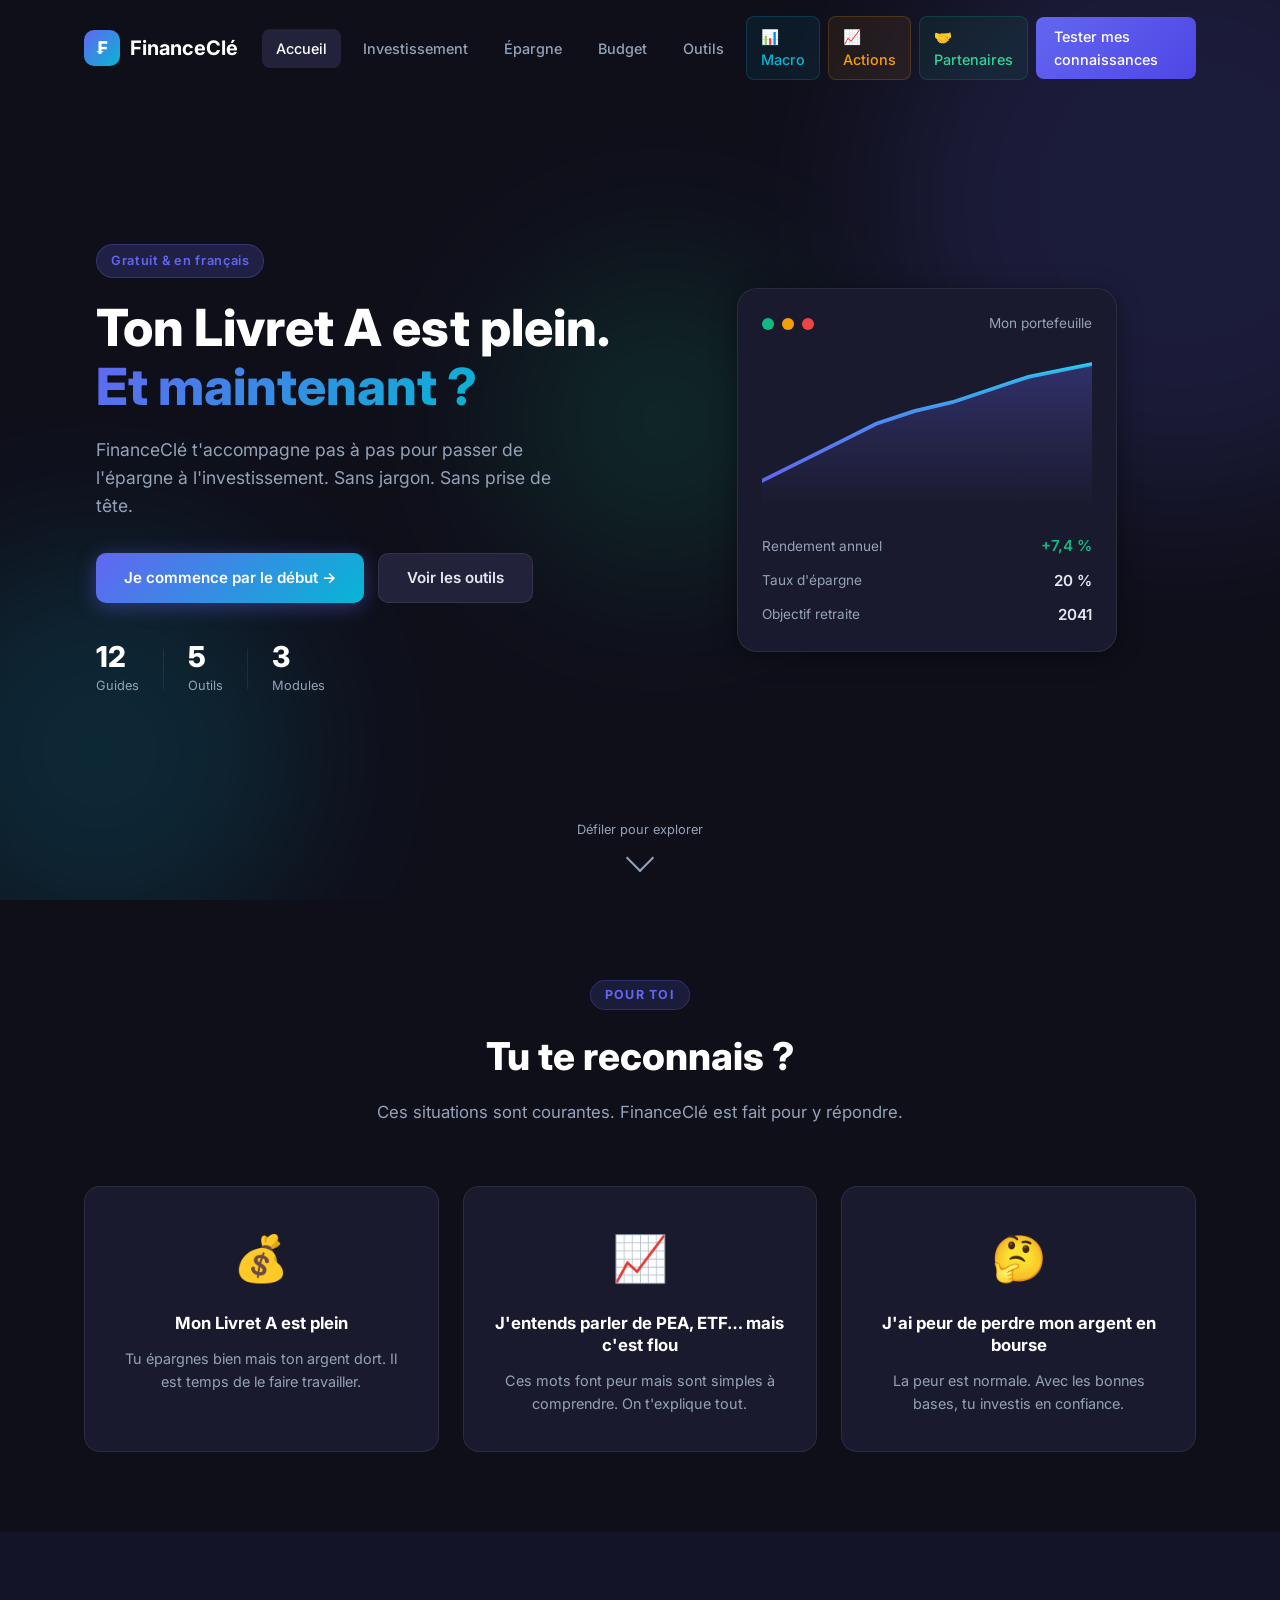
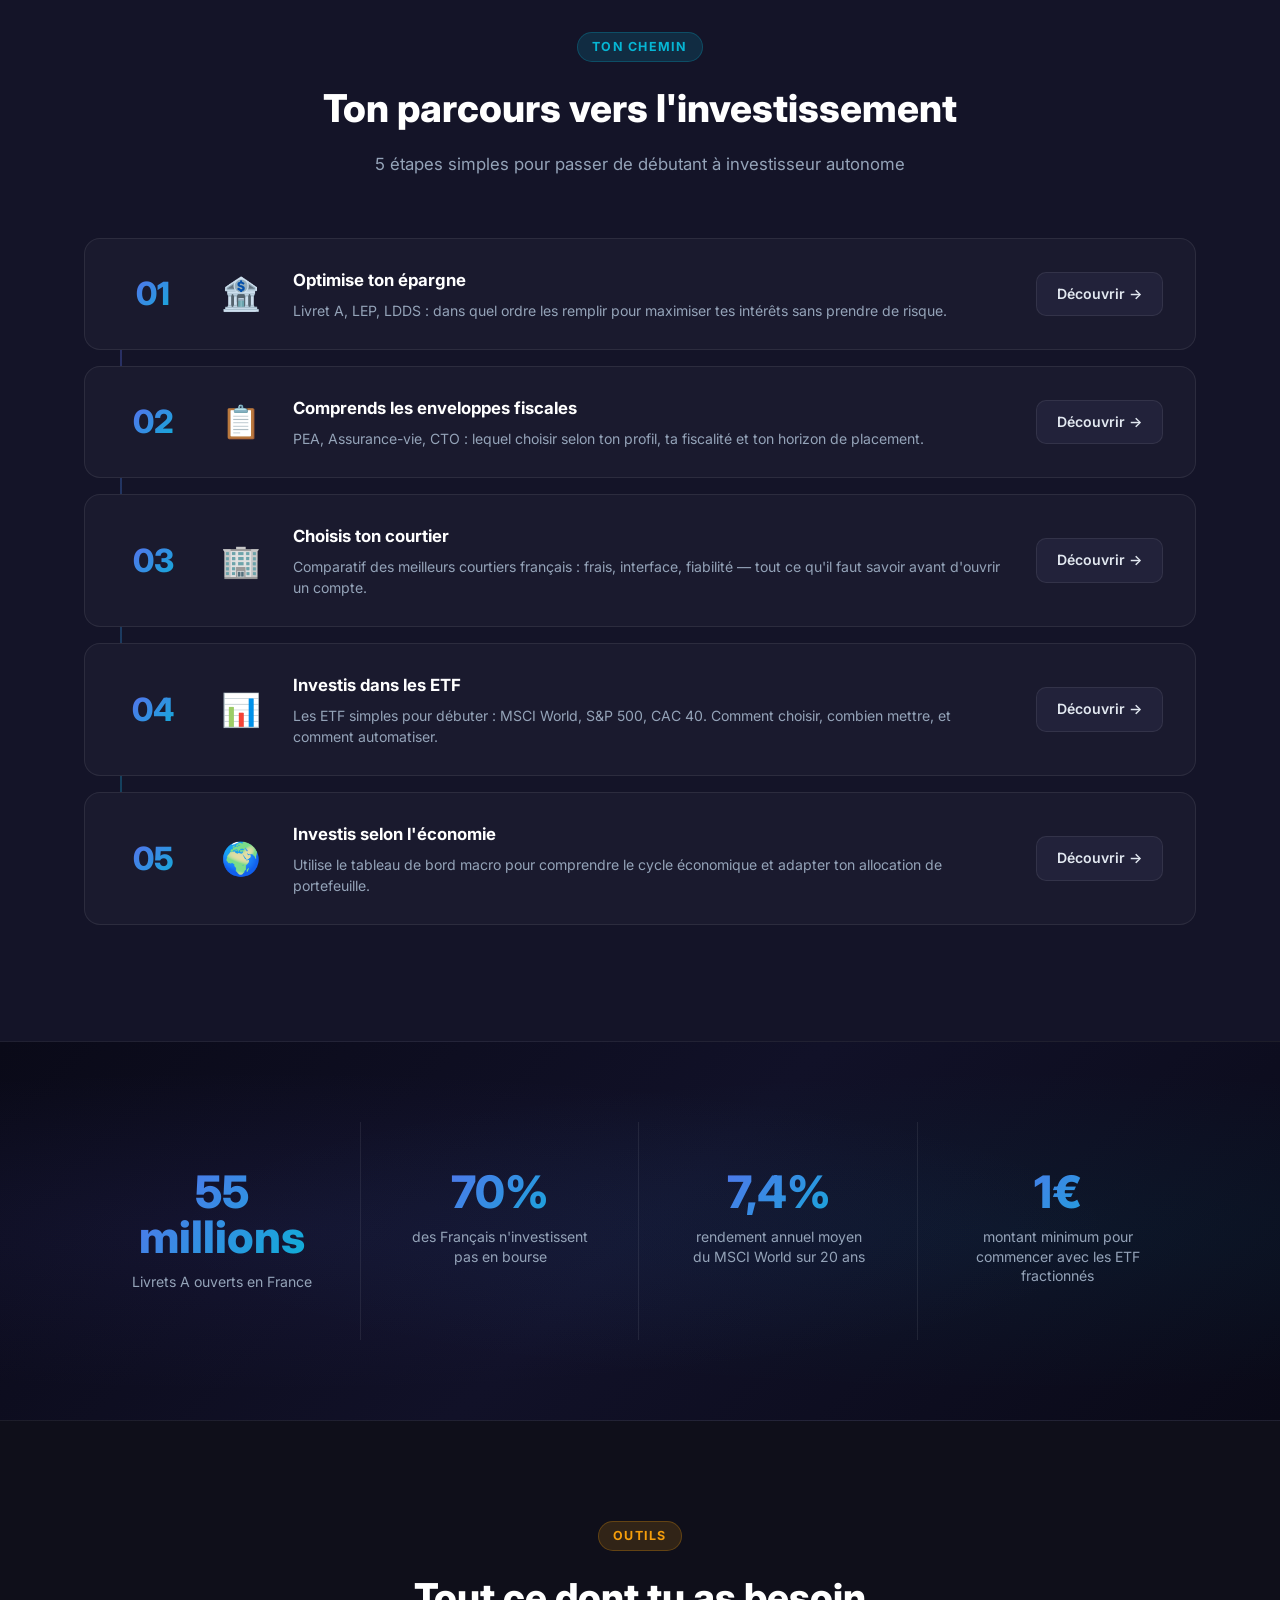
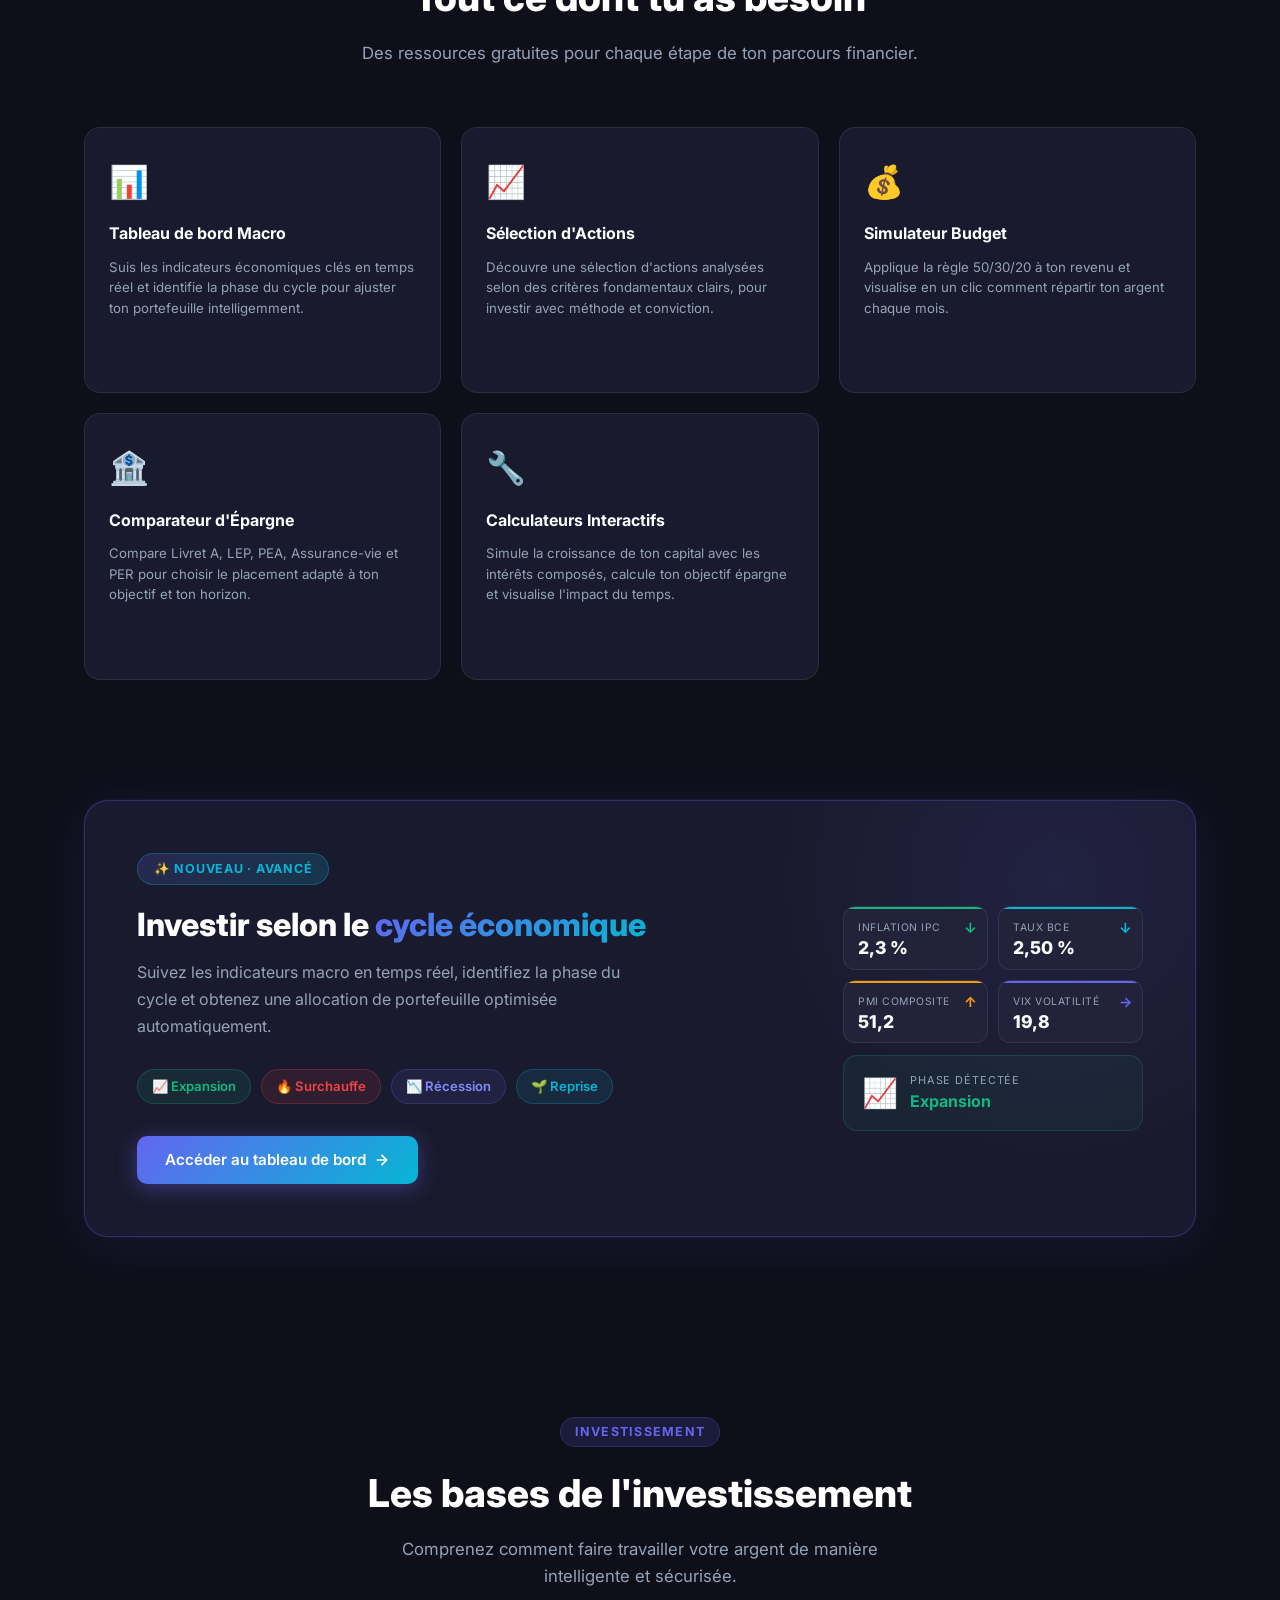
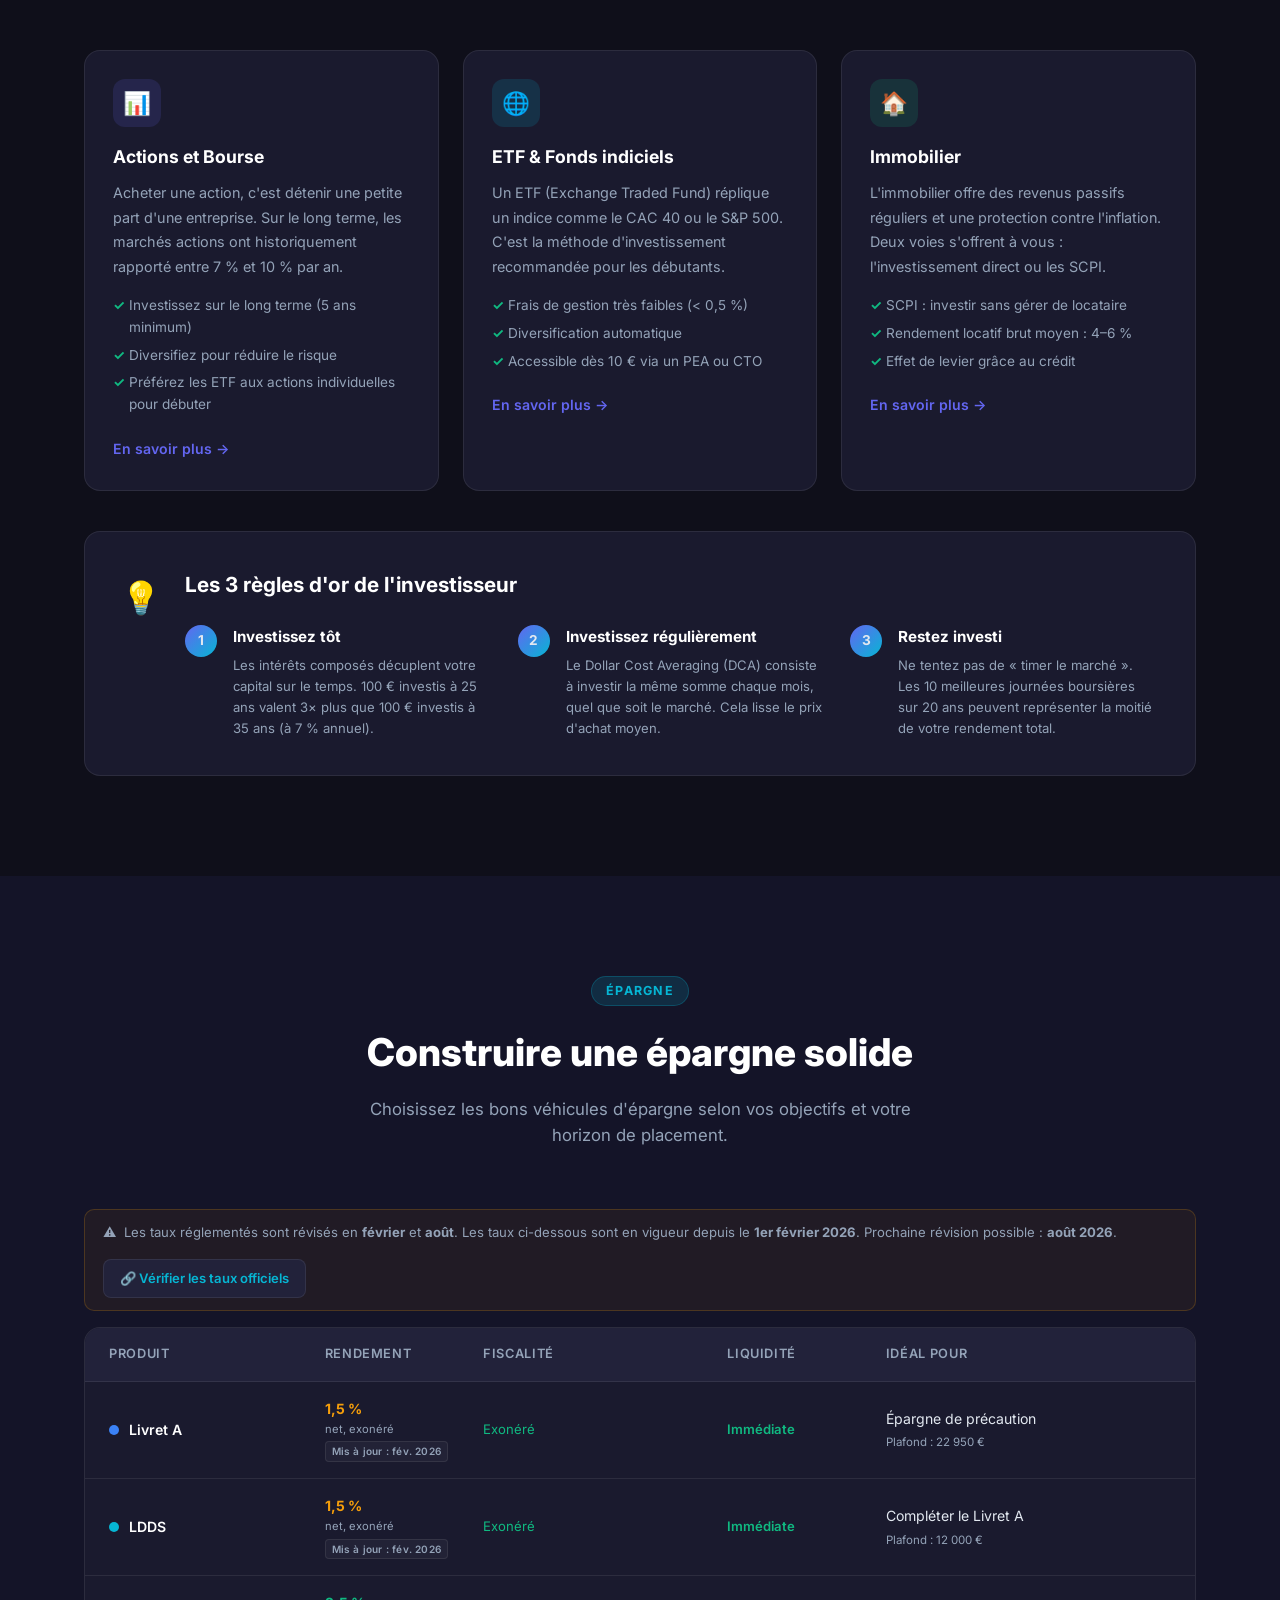
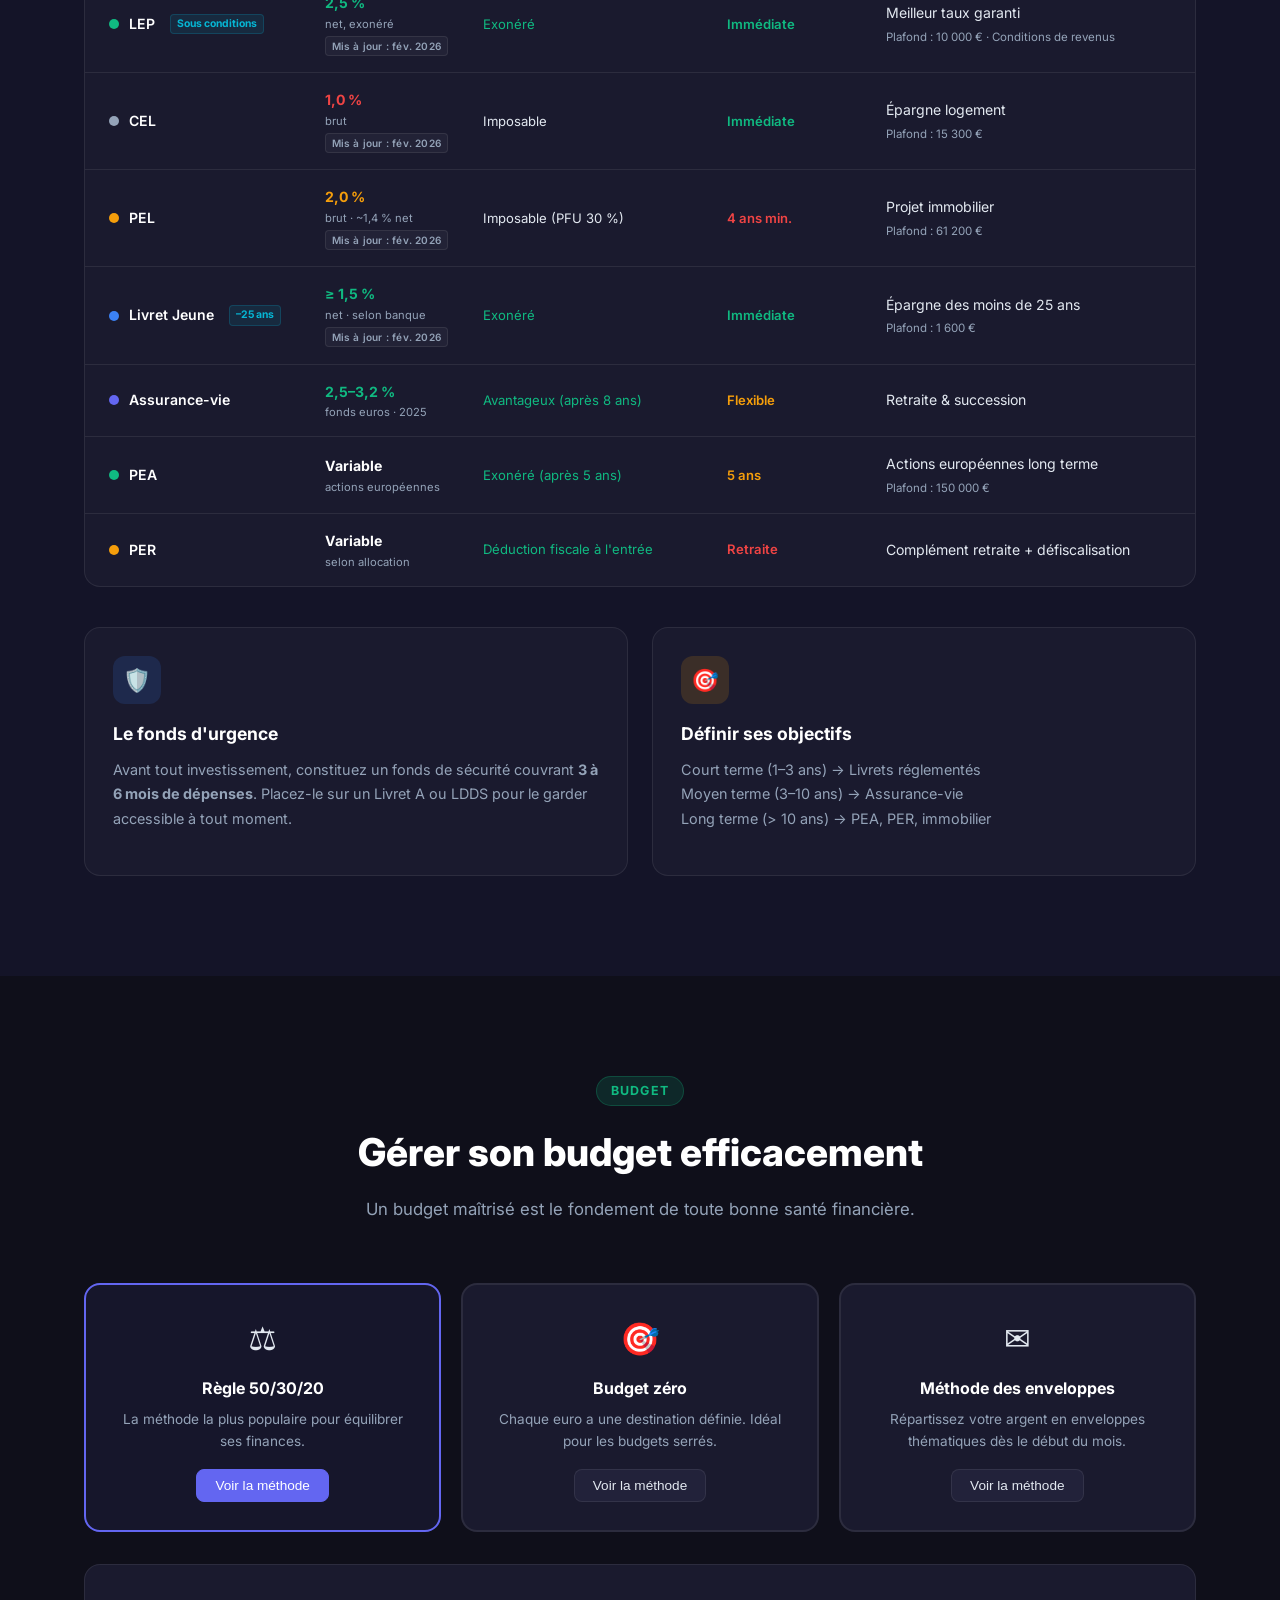
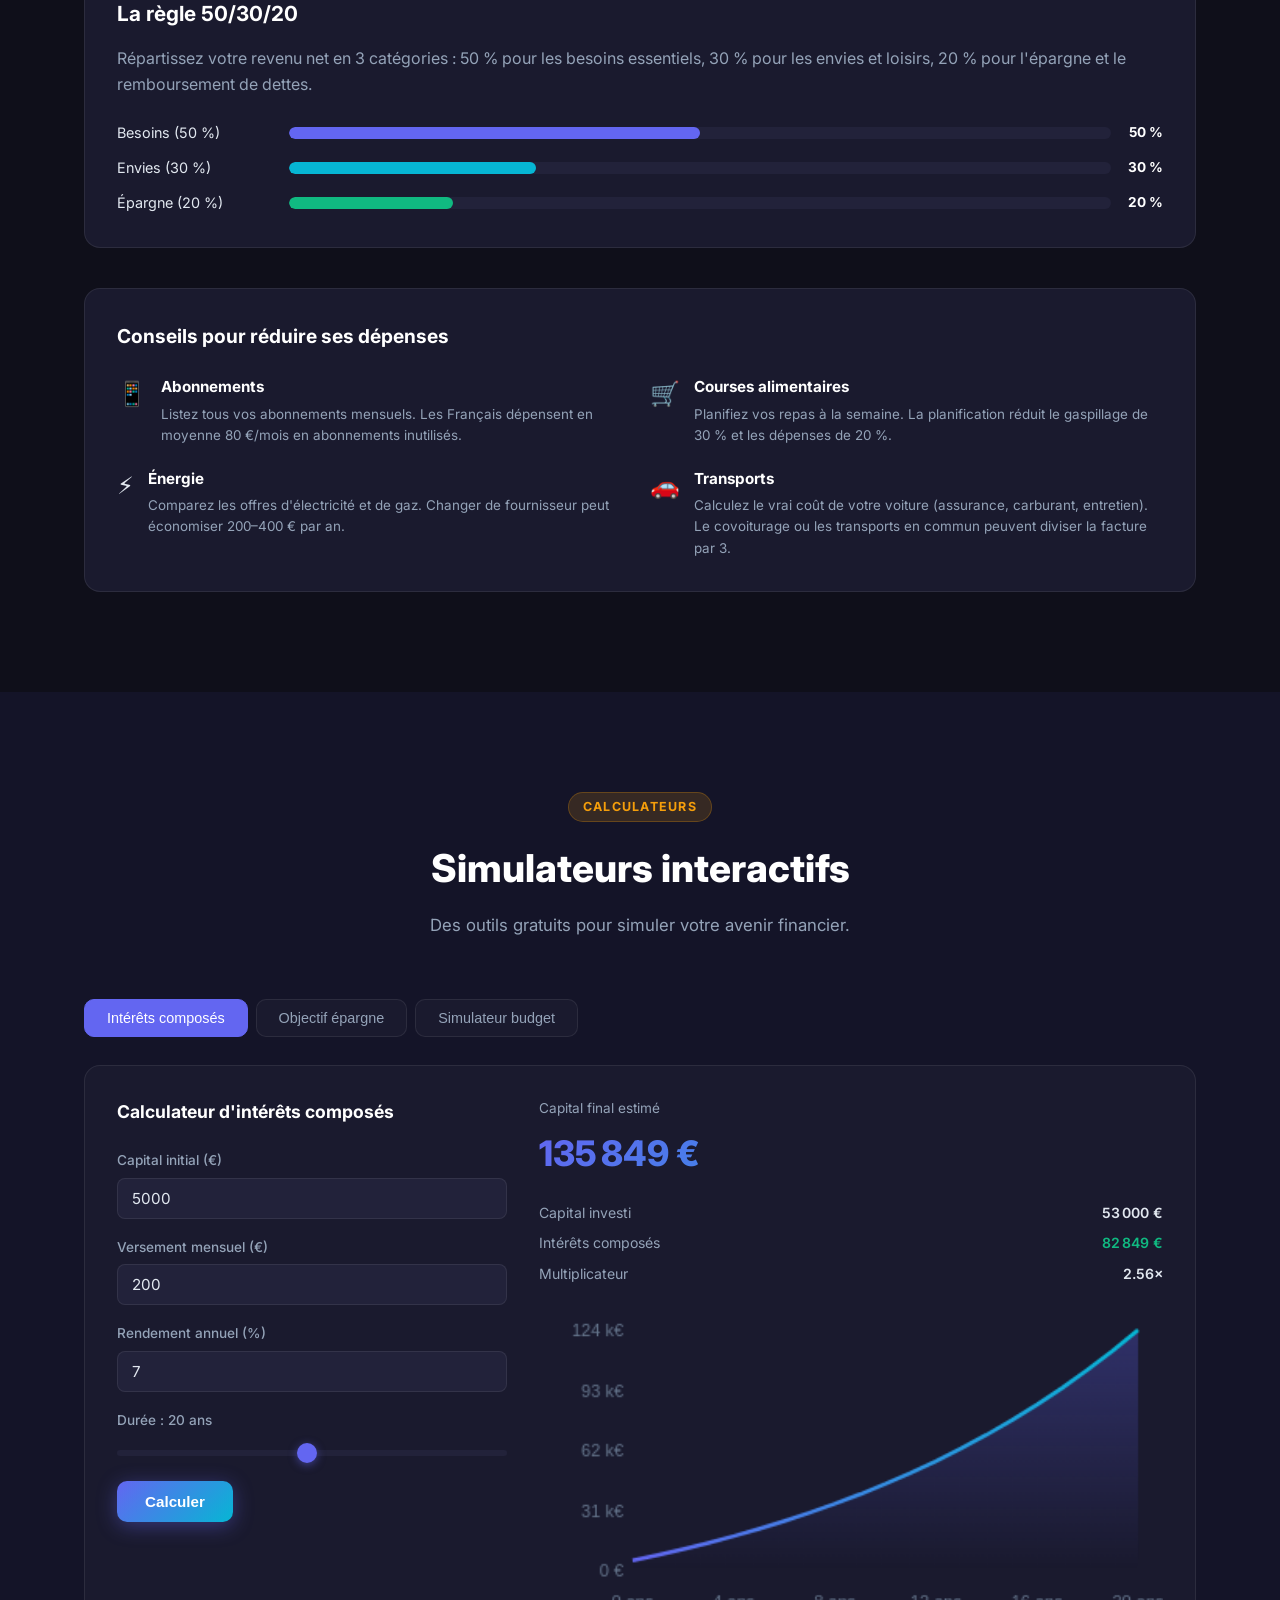
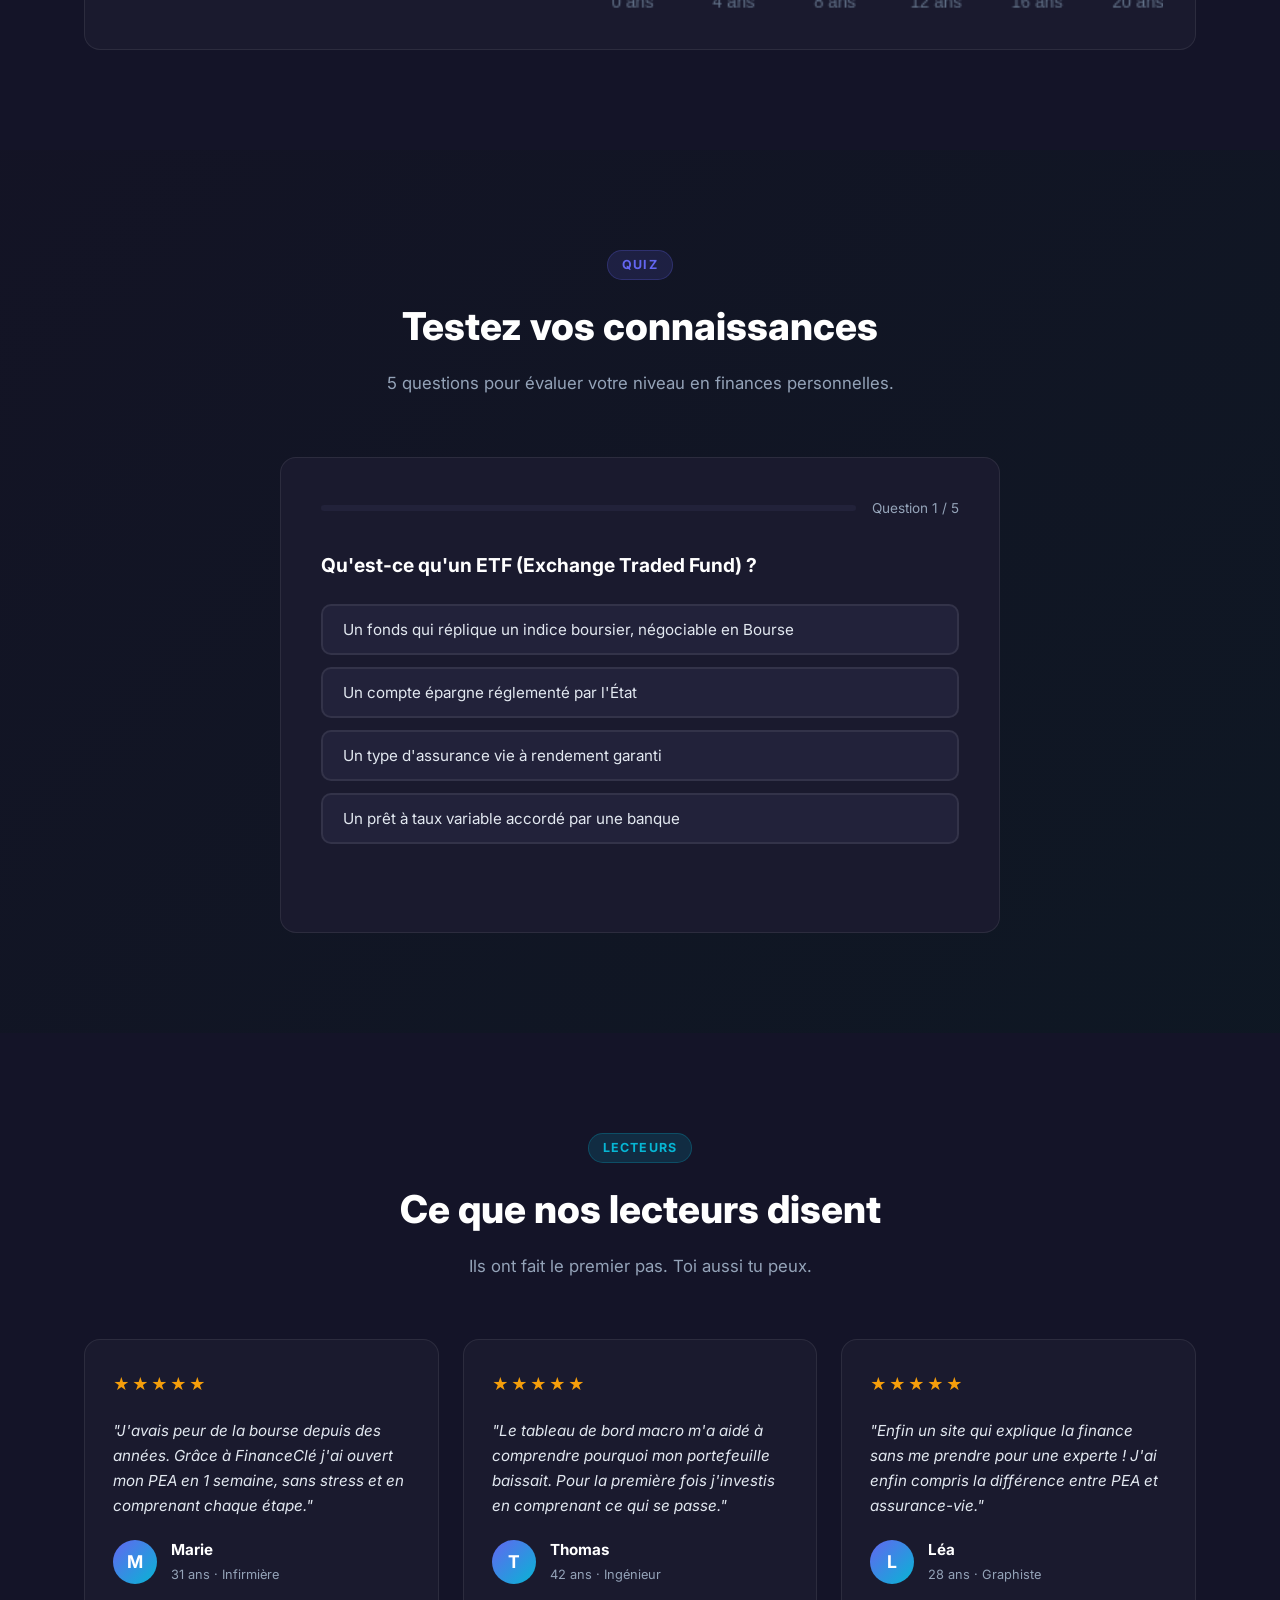
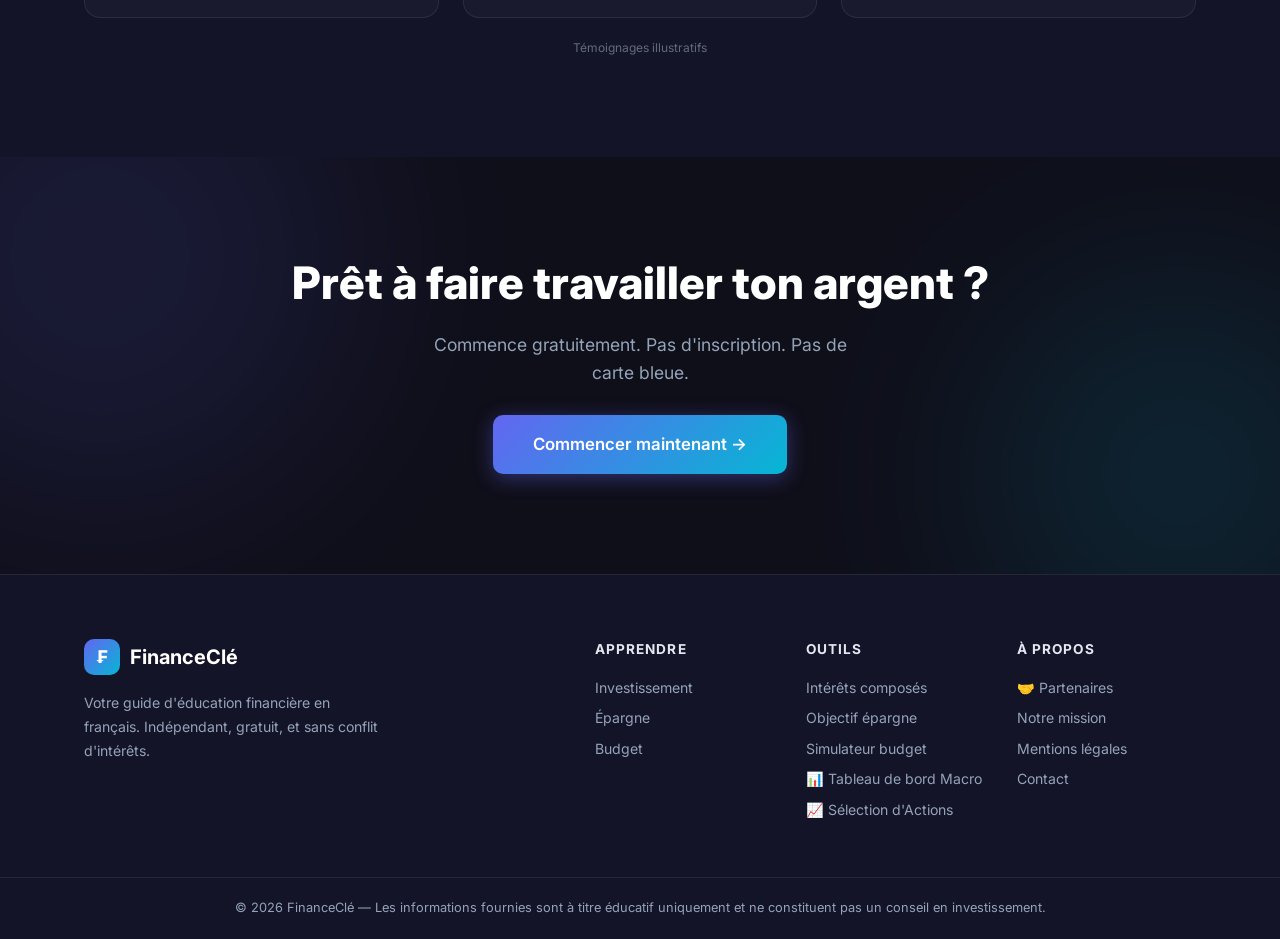
<file: index.html>
<!DOCTYPE html>
<html lang="fr">
<head>
  <meta charset="UTF-8" />
  <meta name="google-adsense-account" content="ca-pub-8355030940368153" />
  <meta name="viewport" content="width=device-width, initial-scale=1.0" />
  <title>FinanceClé — Éducation Financière Gratuite en Français</title>
  <meta name="description" content="Apprenez à investir, épargner et gérer votre budget avec FinanceClé. Guides pratiques, outils interactifs et conseils adaptés à la réalité française. Gratuit." />
  <meta name="keywords" content="éducation financière, investissement, épargne, budget, ETF, bourse, PEA, intérêts composés, finance personnelle, France, value investing" />
  <meta name="author" content="FinanceClé" />
  <meta name="robots" content="index, follow" />
  <meta property="og:title" content="FinanceClé — Éducation Financière Gratuite en Français" />
  <meta property="og:description" content="Guides gratuits pour investir, épargner et gérer son budget. Outils interactifs et conseils adaptés à la réalité française." />
  <meta property="og:type" content="website" />
  <meta property="og:url" content="https://arlindo101.github.io/financecle/" />
  <meta property="og:site_name" content="FinanceClé" />
  <link rel="canonical" href="https://arlindo101.github.io/financecle/" />
  <link rel="stylesheet" href="styles.css" />
  <link rel="preconnect" href="https://fonts.googleapis.com" />
  <link rel="preconnect" href="https://fonts.gstatic.com" crossorigin />
  <link href="https://fonts.googleapis.com/css2?family=Inter:wght@400;500;600;700;800&display=swap" rel="stylesheet" />
  <script async src="https://pagead2.googlesyndication.com/pagead/js/adsbygoogle.js?client=ca-pub-8355030940368153" crossorigin="anonymous"></script>
  <!-- Google Analytics -->
  <script async src="https://www.googletagmanager.com/gtag/js?id=G-N2ZXSYJJFN"></script>
  <script>
    window.dataLayer = window.dataLayer || [];
    function gtag(){dataLayer.push(arguments);}
    gtag('js', new Date());
    gtag('config', 'G-N2ZXSYJJFN');
  </script>
</head>
<body>

  <!-- NAVIGATION -->
  <header class="navbar" id="navbar">
    <div class="container nav-inner">
      <a href="#accueil" class="logo">
        <span class="logo-icon">₣</span>
        <span>FinanceClé</span>
      </a>
      <nav class="nav-links" id="navLinks">
        <a href="#accueil" class="nav-link active">Accueil</a>
        <a href="#investissement" class="nav-link">Investissement</a>
        <a href="#epargne" class="nav-link">Épargne</a>
        <a href="#budget" class="nav-link">Budget</a>
        <a href="#outils" class="nav-link">Outils</a>
        <a href="tableau-de-bord-macro.html" class="nav-link nav-link-macro">📊 Macro</a>
        <a href="selection-actions.html" class="nav-link nav-link-actions">📈 Actions</a>
        <a href="partenaires.html" class="nav-link nav-link-partners">🤝 Partenaires</a>
        <a href="#quiz" class="nav-link btn-nav">Tester mes connaissances</a>
      </nav>
      <button class="hamburger" id="hamburger" aria-label="Menu">
        <span></span><span></span><span></span>
      </button>
    </div>
  </header>

  <!-- HERO -->
  <section class="hero" id="accueil">
    <div class="hero-bg">
      <div class="hero-shape shape-1"></div>
      <div class="hero-shape shape-2"></div>
      <div class="hero-shape shape-3"></div>
    </div>
    <div class="container hero-content">
      <div class="hero-text">
        <span class="badge">Gratuit &amp; en français</span>
        <h1>Ton Livret A est plein.<br><span class="highlight">Et maintenant ?</span></h1>
        <p class="hero-sub">FinanceClé t'accompagne pas à pas pour passer de l'épargne à l'investissement. Sans jargon. Sans prise de tête.</p>
        <div class="hero-cta">
          <a href="#parcours" class="btn btn-primary">Je commence par le début →</a>
          <a href="#outils-cards" class="btn btn-ghost">Voir les outils</a>
        </div>
        <div class="hero-stats">
          <div class="stat"><span class="stat-num" data-target="12">0</span><span>Guides</span></div>
          <div class="stat-divider"></div>
          <div class="stat"><span class="stat-num" data-target="5">0</span><span>Outils</span></div>
          <div class="stat-divider"></div>
          <div class="stat"><span class="stat-num" data-target="3">0</span><span>Modules</span></div>
        </div>
      </div>
      <div class="hero-card-wrap">
        <div class="hero-card">
          <div class="card-header">
            <span class="card-dot green"></span>
            <span class="card-dot yellow"></span>
            <span class="card-dot red"></span>
            <span class="card-title">Mon portefeuille</span>
          </div>
          <div class="card-chart">
            <svg viewBox="0 0 260 120" class="chart-svg">
              <polyline points="0,100 30,85 60,70 90,55 120,45 150,38 180,28 210,18 240,12 260,8"
                fill="none" stroke="url(#grad)" stroke-width="3" stroke-linecap="round"/>
              <polygon points="0,100 30,85 60,70 90,55 120,45 150,38 180,28 210,18 240,12 260,8 260,120 0,120"
                fill="url(#gradFill)" opacity="0.3"/>
              <defs>
                <linearGradient id="grad" x1="0" y1="0" x2="1" y2="0">
                  <stop offset="0%" stop-color="#6366f1"/>
                  <stop offset="100%" stop-color="#22d3ee"/>
                </linearGradient>
                <linearGradient id="gradFill" x1="0" y1="0" x2="0" y2="1">
                  <stop offset="0%" stop-color="#6366f1"/>
                  <stop offset="100%" stop-color="#6366f100"/>
                </linearGradient>
              </defs>
            </svg>
          </div>
          <div class="card-metrics">
            <div class="metric">
              <span class="metric-label">Rendement annuel</span>
              <span class="metric-val green-text">+7,4 %</span>
            </div>
            <div class="metric">
              <span class="metric-label">Taux d'épargne</span>
              <span class="metric-val">20 %</span>
            </div>
            <div class="metric">
              <span class="metric-label">Objectif retraite</span>
              <span class="metric-val">2041</span>
            </div>
          </div>
        </div>
      </div>
    </div>
    <div class="scroll-hint">
      <span>Défiler pour explorer</span>
      <div class="scroll-arrow"></div>
    </div>
  </section>

  <!-- TU TE RECONNAIS ? -->
  <section class="section recognize-section" id="reconnais">
    <div class="container">
      <div class="section-header">
        <span class="section-tag purple">Pour toi</span>
        <h2>Tu te reconnais ?</h2>
        <p>Ces situations sont courantes. FinanceClé est fait pour y répondre.</p>
      </div>
      <div class="recognize-grid">
        <div class="recognize-card" data-aos>
          <div class="recognize-icon">💰</div>
          <h3>Mon Livret A est plein</h3>
          <p>Tu épargnes bien mais ton argent dort. Il est temps de le faire travailler.</p>
        </div>
        <div class="recognize-card" data-aos>
          <div class="recognize-icon">📈</div>
          <h3>J'entends parler de PEA, ETF… mais c'est flou</h3>
          <p>Ces mots font peur mais sont simples à comprendre. On t'explique tout.</p>
        </div>
        <div class="recognize-card" data-aos>
          <div class="recognize-icon">🤔</div>
          <h3>J'ai peur de perdre mon argent en bourse</h3>
          <p>La peur est normale. Avec les bonnes bases, tu investis en confiance.</p>
        </div>
      </div>
    </div>
  </section>

  <!-- PARCOURS EN 5 ÉTAPES -->
  <section class="section section-alt parcours-section" id="parcours">
    <div class="container">
      <div class="section-header">
        <span class="section-tag cyan">Ton chemin</span>
        <h2>Ton parcours vers l'investissement</h2>
        <p>5 étapes simples pour passer de débutant à investisseur autonome</p>
      </div>
      <div class="steps-list">

        <div class="step-item" data-aos>
          <div class="step-number">01</div>
          <div class="step-icon">🏦</div>
          <div class="step-body">
            <h3>Optimise ton épargne</h3>
            <p>Livret A, LEP, LDDS : dans quel ordre les remplir pour maximiser tes intérêts sans prendre de risque.</p>
          </div>
          <a href="#epargne" class="btn btn-ghost step-btn">Découvrir →</a>
        </div>

        <div class="step-item" data-aos>
          <div class="step-number">02</div>
          <div class="step-icon">📋</div>
          <div class="step-body">
            <h3>Comprends les enveloppes fiscales</h3>
            <p>PEA, Assurance-vie, CTO : lequel choisir selon ton profil, ta fiscalité et ton horizon de placement.</p>
          </div>
          <a href="#epargne" class="btn btn-ghost step-btn">Découvrir →</a>
        </div>

        <div class="step-item" data-aos>
          <div class="step-number">03</div>
          <div class="step-icon">🏢</div>
          <div class="step-body">
            <h3>Choisis ton courtier</h3>
            <p>Comparatif des meilleurs courtiers français : frais, interface, fiabilité — tout ce qu'il faut savoir avant d'ouvrir un compte.</p>
          </div>
          <a href="partenaires.html" class="btn btn-ghost step-btn">Découvrir →</a>
        </div>

        <div class="step-item" data-aos>
          <div class="step-number">04</div>
          <div class="step-icon">📊</div>
          <div class="step-body">
            <h3>Investis dans les ETF</h3>
            <p>Les ETF simples pour débuter : MSCI World, S&amp;P 500, CAC 40. Comment choisir, combien mettre, et comment automatiser.</p>
          </div>
          <a href="#investissement" class="btn btn-ghost step-btn">Découvrir →</a>
        </div>

        <div class="step-item" data-aos>
          <div class="step-number">05</div>
          <div class="step-icon">🌍</div>
          <div class="step-body">
            <h3>Investis selon l'économie</h3>
            <p>Utilise le tableau de bord macro pour comprendre le cycle économique et adapter ton allocation de portefeuille.</p>
          </div>
          <a href="tableau-de-bord-macro.html" class="btn btn-ghost step-btn">Découvrir →</a>
        </div>

      </div>
    </div>
  </section>

  <!-- CHIFFRES CLÉS -->
  <section class="stats-section" id="chiffres">
    <div class="container">
      <div class="stats-grid">
        <div class="stat-card">
          <div class="stat-card-num">55 millions</div>
          <div class="stat-card-label">Livrets A ouverts en France</div>
        </div>
        <div class="stat-card">
          <div class="stat-card-num">70%</div>
          <div class="stat-card-label">des Français n'investissent pas en bourse</div>
        </div>
        <div class="stat-card">
          <div class="stat-card-num">7,4%</div>
          <div class="stat-card-label">rendement annuel moyen du MSCI World sur 20 ans</div>
        </div>
        <div class="stat-card">
          <div class="stat-card-num">1€</div>
          <div class="stat-card-label">montant minimum pour commencer avec les ETF fractionnés</div>
        </div>
      </div>
    </div>
  </section>

  <!-- OUTILS MIS EN AVANT -->
  <section class="section" id="outils-cards">
    <div class="container">
      <div class="section-header">
        <span class="section-tag orange">Outils</span>
        <h2>Tout ce dont tu as besoin</h2>
        <p>Des ressources gratuites pour chaque étape de ton parcours financier.</p>
      </div>
      <div class="tools-showcase-grid">

        <a href="tableau-de-bord-macro.html" class="tool-showcase-card mod-purple">
          <div class="tool-showcase-icon">📊</div>
          <h3>Tableau de bord Macro</h3>
          <p>Suis les indicateurs économiques clés en temps réel et identifie la phase du cycle pour ajuster ton portefeuille intelligemment.</p>
          <span class="mod-arrow">→</span>
        </a>

        <a href="selection-actions.html" class="tool-showcase-card mod-cyan">
          <div class="tool-showcase-icon">📈</div>
          <h3>Sélection d'Actions</h3>
          <p>Découvre une sélection d'actions analysées selon des critères fondamentaux clairs, pour investir avec méthode et conviction.</p>
          <span class="mod-arrow">→</span>
        </a>

        <a href="#budget" class="tool-showcase-card mod-green">
          <div class="tool-showcase-icon">💰</div>
          <h3>Simulateur Budget</h3>
          <p>Applique la règle 50/30/20 à ton revenu et visualise en un clic comment répartir ton argent chaque mois.</p>
          <span class="mod-arrow">→</span>
        </a>

        <a href="#epargne" class="tool-showcase-card mod-orange">
          <div class="tool-showcase-icon">🏦</div>
          <h3>Comparateur d'Épargne</h3>
          <p>Compare Livret A, LEP, PEA, Assurance-vie et PER pour choisir le placement adapté à ton objectif et ton horizon.</p>
          <span class="mod-arrow">→</span>
        </a>

        <a href="#outils" class="tool-showcase-card mod-pink">
          <div class="tool-showcase-icon">🔧</div>
          <h3>Calculateurs Interactifs</h3>
          <p>Simule la croissance de ton capital avec les intérêts composés, calcule ton objectif épargne et visualise l'impact du temps.</p>
          <span class="mod-arrow">→</span>
        </a>

      </div>
    </div>
  </section>

  <!-- TABLEAU DE BORD MACRO – MISE EN AVANT -->
  <section class="macro-promo" id="macro-dashboard">
    <div class="container">
      <div class="macro-promo-card" data-aos>
        <div class="macro-promo-glow"></div>

        <div class="macro-promo-body">
          <span class="macro-promo-badge">✨ Nouveau · Avancé</span>
          <h2>Investir selon le <span class="highlight">cycle économique</span></h2>
          <p>Suivez les indicateurs macro en temps réel, identifiez la phase du cycle et obtenez une allocation de portefeuille optimisée automatiquement.</p>
          <div class="cycle-chips">
            <span class="cycle-chip chip-expansion">📈 Expansion</span>
            <span class="cycle-chip chip-surchauffe">🔥 Surchauffe</span>
            <span class="cycle-chip chip-recession">📉 Récession</span>
            <span class="cycle-chip chip-reprise">🌱 Reprise</span>
          </div>
          <a href="tableau-de-bord-macro.html" class="btn btn-primary">
            Accéder au tableau de bord
            <svg width="16" height="16" viewBox="0 0 24 24" fill="none" stroke="currentColor" stroke-width="2.5" stroke-linecap="round" stroke-linejoin="round" aria-hidden="true"><path d="M5 12h14M12 5l7 7-7 7"/></svg>
          </a>
        </div>

        <div class="macro-promo-visual" aria-hidden="true">
          <div class="macro-mini-indicators">
            <div class="macro-mini-ind m-green">
              <span class="macro-mini-name">Inflation IPC</span>
              <span class="macro-mini-val">2,3 %</span>
              <span class="macro-mini-trend">↓</span>
            </div>
            <div class="macro-mini-ind m-cyan">
              <span class="macro-mini-name">Taux BCE</span>
              <span class="macro-mini-val">2,50 %</span>
              <span class="macro-mini-trend">↓</span>
            </div>
            <div class="macro-mini-ind m-orange">
              <span class="macro-mini-name">PMI Composite</span>
              <span class="macro-mini-val">51,2</span>
              <span class="macro-mini-trend">↑</span>
            </div>
            <div class="macro-mini-ind m-purple">
              <span class="macro-mini-name">VIX Volatilité</span>
              <span class="macro-mini-val">19,8</span>
              <span class="macro-mini-trend">→</span>
            </div>
          </div>
          <a href="tableau-de-bord-macro.html" class="macro-phase-badge" style="text-decoration:none">
            <span class="macro-phase-icon">📈</span>
            <div>
              <div class="macro-phase-label">Phase détectée</div>
              <div class="macro-phase-name">Expansion</div>
            </div>
          </a>
        </div>

      </div>
    </div>
  </section>

  <!-- INVESTISSEMENT -->
  <section class="section" id="investissement">
    <div class="container">
      <div class="section-header">
        <span class="section-tag purple">Investissement</span>
        <h2>Les bases de l'investissement</h2>
        <p>Comprenez comment faire travailler votre argent de manière intelligente et sécurisée.</p>
      </div>
      <div class="cards-grid">
        <div class="info-card" data-aos>
          <div class="info-icon purple-bg">📊</div>
          <h3>Actions et Bourse</h3>
          <p>Acheter une action, c'est détenir une petite part d'une entreprise. Sur le long terme, les marchés actions ont historiquement rapporté entre 7 % et 10 % par an.</p>
          <ul class="tip-list">
            <li>Investissez sur le long terme (5 ans minimum)</li>
            <li>Diversifiez pour réduire le risque</li>
            <li>Préférez les ETF aux actions individuelles pour débuter</li>
          </ul>
          <a href="#" class="learn-more">En savoir plus →</a>
        </div>
        <div class="info-card" data-aos>
          <div class="info-icon cyan-bg">🌐</div>
          <h3>ETF &amp; Fonds indiciels</h3>
          <p>Un ETF (Exchange Traded Fund) réplique un indice comme le CAC 40 ou le S&amp;P 500. C'est la méthode d'investissement recommandée pour les débutants.</p>
          <ul class="tip-list">
            <li>Frais de gestion très faibles (&lt; 0,5 %)</li>
            <li>Diversification automatique</li>
            <li>Accessible dès 10 € via un PEA ou CTO</li>
          </ul>
          <a href="#" class="learn-more">En savoir plus →</a>
        </div>
        <div class="info-card" data-aos>
          <div class="info-icon green-bg">🏠</div>
          <h3>Immobilier</h3>
          <p>L'immobilier offre des revenus passifs réguliers et une protection contre l'inflation. Deux voies s'offrent à vous : l'investissement direct ou les SCPI.</p>
          <ul class="tip-list">
            <li>SCPI : investir sans gérer de locataire</li>
            <li>Rendement locatif brut moyen : 4–6 %</li>
            <li>Effet de levier grâce au crédit</li>
          </ul>
          <a href="#" class="learn-more">En savoir plus →</a>
        </div>
      </div>

      <div class="concept-box" data-aos>
        <div class="concept-icon">💡</div>
        <div class="concept-body">
          <h3>Les 3 règles d'or de l'investisseur</h3>
          <div class="rules-grid">
            <div class="rule">
              <span class="rule-num">1</span>
              <div>
                <strong>Investissez tôt</strong>
                <p>Les intérêts composés décuplent votre capital sur le temps. 100 € investis à 25 ans valent 3× plus que 100 € investis à 35 ans (à 7 % annuel).</p>
              </div>
            </div>
            <div class="rule">
              <span class="rule-num">2</span>
              <div>
                <strong>Investissez régulièrement</strong>
                <p>Le Dollar Cost Averaging (DCA) consiste à investir la même somme chaque mois, quel que soit le marché. Cela lisse le prix d'achat moyen.</p>
              </div>
            </div>
            <div class="rule">
              <span class="rule-num">3</span>
              <div>
                <strong>Restez investi</strong>
                <p>Ne tentez pas de « timer le marché ». Les 10 meilleures journées boursières sur 20 ans peuvent représenter la moitié de votre rendement total.</p>
              </div>
            </div>
          </div>
        </div>
      </div>
    </div>
  </section>

  <!-- ÉPARGNE -->
  <section class="section section-alt" id="epargne">
    <div class="container">
      <div class="section-header">
        <span class="section-tag cyan">Épargne</span>
        <h2>Construire une épargne solide</h2>
        <p>Choisissez les bons véhicules d'épargne selon vos objectifs et votre horizon de placement.</p>
      </div>

      <div class="savings-warning" data-aos>
        <div class="savings-warning-text">
          <span>⚠️</span>
          <span>Les taux réglementés sont révisés en <strong>février</strong> et <strong>août</strong>. Les taux ci-dessous sont en vigueur depuis le <strong>1er février 2026</strong>. Prochaine révision possible : <strong>août 2026</strong>.</span>
        </div>
        <a href="https://www.service-public.fr/particuliers/vosdroits/F2365" target="_blank" rel="noopener" class="btn-verify">
          🔗 Vérifier les taux officiels
        </a>
      </div>

      <div class="savings-compare" data-aos>
        <div class="savings-table">
          <div class="table-head">
            <div>Produit</div>
            <div>Rendement</div>
            <div>Fiscalité</div>
            <div>Liquidité</div>
            <div>Idéal pour</div>
          </div>

          <div class="table-row" data-aos>
            <div class="product-name"><span class="dot blue"></span>Livret A</div>
            <div>
              <span class="rate rate-orange">1,5 %</span>
              <span class="rate-note">net, exonéré</span>
              <span class="rate-badge">Mis à jour : fév. 2026</span>
            </div>
            <div class="tax good">Exonéré</div>
            <div class="liq high">Immédiate</div>
            <div>
              Épargne de précaution
              <span class="plafond-note">Plafond : 22 950 €</span>
            </div>
          </div>

          <div class="table-row" data-aos>
            <div class="product-name"><span class="dot cyan"></span>LDDS</div>
            <div>
              <span class="rate rate-orange">1,5 %</span>
              <span class="rate-note">net, exonéré</span>
              <span class="rate-badge">Mis à jour : fév. 2026</span>
            </div>
            <div class="tax good">Exonéré</div>
            <div class="liq high">Immédiate</div>
            <div>
              Compléter le Livret A
              <span class="plafond-note">Plafond : 12 000 €</span>
            </div>
          </div>

          <div class="table-row" data-aos>
            <div class="product-name"><span class="dot green"></span>LEP<span class="cond-badge">Sous conditions</span></div>
            <div>
              <span class="rate rate-green">2,5 %</span>
              <span class="rate-note">net, exonéré</span>
              <span class="rate-badge">Mis à jour : fév. 2026</span>
            </div>
            <div class="tax good">Exonéré</div>
            <div class="liq high">Immédiate</div>
            <div>
              Meilleur taux garanti
              <span class="plafond-note">Plafond : 10 000 € · Conditions de revenus</span>
            </div>
          </div>

          <div class="table-row" data-aos>
            <div class="product-name"><span class="dot muted"></span>CEL</div>
            <div>
              <span class="rate rate-red">1,0 %</span>
              <span class="rate-note">brut</span>
              <span class="rate-badge">Mis à jour : fév. 2026</span>
            </div>
            <div class="tax">Imposable</div>
            <div class="liq high">Immédiate</div>
            <div>
              Épargne logement
              <span class="plafond-note">Plafond : 15 300 €</span>
            </div>
          </div>

          <div class="table-row" data-aos>
            <div class="product-name"><span class="dot orange"></span>PEL</div>
            <div>
              <span class="rate rate-orange">2,0 %</span>
              <span class="rate-note">brut · ~1,4 % net</span>
              <span class="rate-badge">Mis à jour : fév. 2026</span>
            </div>
            <div class="tax">Imposable (PFU 30 %)</div>
            <div class="liq low">4 ans min.</div>
            <div>
              Projet immobilier
              <span class="plafond-note">Plafond : 61 200 €</span>
            </div>
          </div>

          <div class="table-row" data-aos>
            <div class="product-name"><span class="dot blue"></span>Livret Jeune<span class="cond-badge">–25 ans</span></div>
            <div>
              <span class="rate rate-green">≥ 1,5 %</span>
              <span class="rate-note">net · selon banque</span>
              <span class="rate-badge">Mis à jour : fév. 2026</span>
            </div>
            <div class="tax good">Exonéré</div>
            <div class="liq high">Immédiate</div>
            <div>
              Épargne des moins de 25 ans
              <span class="plafond-note">Plafond : 1 600 €</span>
            </div>
          </div>

          <div class="table-row" data-aos>
            <div class="product-name"><span class="dot purple"></span>Assurance-vie</div>
            <div>
              <span class="rate rate-green">2,5–3,2 %</span>
              <span class="rate-note">fonds euros · 2025</span>
            </div>
            <div class="tax good">Avantageux (après 8 ans)</div>
            <div class="liq mid">Flexible</div>
            <div>Retraite &amp; succession</div>
          </div>

          <div class="table-row" data-aos>
            <div class="product-name"><span class="dot green"></span>PEA</div>
            <div>
              <span class="rate">Variable</span>
              <span class="rate-note">actions européennes</span>
            </div>
            <div class="tax good">Exonéré (après 5 ans)</div>
            <div class="liq mid">5 ans</div>
            <div>
              Actions européennes long terme
              <span class="plafond-note">Plafond : 150 000 €</span>
            </div>
          </div>

          <div class="table-row" data-aos>
            <div class="product-name"><span class="dot orange"></span>PER</div>
            <div>
              <span class="rate">Variable</span>
              <span class="rate-note">selon allocation</span>
            </div>
            <div class="tax good">Déduction fiscale à l'entrée</div>
            <div class="liq low">Retraite</div>
            <div>Complément retraite + défiscalisation</div>
          </div>

        </div>
      </div>

      <div class="cards-grid mt-40">
        <div class="info-card" data-aos>
          <div class="info-icon blue-bg">🛡️</div>
          <h3>Le fonds d'urgence</h3>
          <p>Avant tout investissement, constituez un fonds de sécurité couvrant <strong>3 à 6 mois de dépenses</strong>. Placez-le sur un Livret A ou LDDS pour le garder accessible à tout moment.</p>
        </div>
        <div class="info-card" data-aos>
          <div class="info-icon orange-bg">🎯</div>
          <h3>Définir ses objectifs</h3>
          <p>Court terme (1–3 ans) → Livrets réglementés<br/>Moyen terme (3–10 ans) → Assurance-vie<br/>Long terme (&gt; 10 ans) → PEA, PER, immobilier</p>
        </div>
      </div>
    </div>
  </section>

  <!-- BUDGET -->
  <section class="section" id="budget">
    <div class="container">
      <div class="section-header">
        <span class="section-tag green">Budget</span>
        <h2>Gérer son budget efficacement</h2>
        <p>Un budget maîtrisé est le fondement de toute bonne santé financière.</p>
      </div>

      <div class="budget-methods" data-aos>
        <div class="method-card active" data-method="503020">
          <div class="method-icon">⚖️</div>
          <h3>Règle 50/30/20</h3>
          <p>La méthode la plus populaire pour équilibrer ses finances.</p>
          <button class="method-btn">Voir la méthode</button>
        </div>
        <div class="method-card" data-method="zerobased">
          <div class="method-icon">🎯</div>
          <h3>Budget zéro</h3>
          <p>Chaque euro a une destination définie. Idéal pour les budgets serrés.</p>
          <button class="method-btn">Voir la méthode</button>
        </div>
        <div class="method-card" data-method="envelope">
          <div class="method-icon">✉️</div>
          <h3>Méthode des enveloppes</h3>
          <p>Répartissez votre argent en enveloppes thématiques dès le début du mois.</p>
          <button class="method-btn">Voir la méthode</button>
        </div>
      </div>

      <div class="method-detail" id="methodDetail">
        <!-- Filled by JS -->
      </div>

      <div class="budget-tips" data-aos>
        <h3>Conseils pour réduire ses dépenses</h3>
        <div class="tips-grid">
          <div class="tip-item">
            <span class="tip-icon">📱</span>
            <div><strong>Abonnements</strong><p>Listez tous vos abonnements mensuels. Les Français dépensent en moyenne 80 €/mois en abonnements inutilisés.</p></div>
          </div>
          <div class="tip-item">
            <span class="tip-icon">🛒</span>
            <div><strong>Courses alimentaires</strong><p>Planifiez vos repas à la semaine. La planification réduit le gaspillage de 30 % et les dépenses de 20 %.</p></div>
          </div>
          <div class="tip-item">
            <span class="tip-icon">⚡</span>
            <div><strong>Énergie</strong><p>Comparez les offres d'électricité et de gaz. Changer de fournisseur peut économiser 200–400 € par an.</p></div>
          </div>
          <div class="tip-item">
            <span class="tip-icon">🚗</span>
            <div><strong>Transports</strong><p>Calculez le vrai coût de votre voiture (assurance, carburant, entretien). Le covoiturage ou les transports en commun peuvent diviser la facture par 3.</p></div>
          </div>
        </div>
      </div>
    </div>
  </section>

  <!-- OUTILS CALCULATEURS -->
  <section class="section section-alt" id="outils">
    <div class="container">
      <div class="section-header">
        <span class="section-tag orange">Calculateurs</span>
        <h2>Simulateurs interactifs</h2>
        <p>Des outils gratuits pour simuler votre avenir financier.</p>
      </div>

      <div class="tools-tabs">
        <button class="tool-tab active" data-tool="compound">Intérêts composés</button>
        <button class="tool-tab" data-tool="savings">Objectif épargne</button>
        <button class="tool-tab" data-tool="budget-calc">Simulateur budget</button>
      </div>

      <div class="tool-panel active" id="tool-compound">
        <div class="tool-layout">
          <div class="tool-inputs">
            <h3>Calculateur d'intérêts composés</h3>
            <div class="field-group">
              <label>Capital initial (€)</label>
              <input type="number" id="ci-capital" value="5000" min="0" />
            </div>
            <div class="field-group">
              <label>Versement mensuel (€)</label>
              <input type="number" id="ci-monthly" value="200" min="0" />
            </div>
            <div class="field-group">
              <label>Rendement annuel (%)</label>
              <input type="number" id="ci-rate" value="7" step="0.1" min="0" max="50" />
            </div>
            <div class="field-group">
              <label>Durée : <span id="ci-years-label">20</span> ans</label>
              <input type="range" id="ci-years" min="1" max="40" value="20" />
            </div>
            <button class="btn btn-primary" id="ci-calc">Calculer</button>
          </div>
          <div class="tool-result" id="ci-result">
            <div class="result-big">
              <span class="result-label">Capital final estimé</span>
              <span class="result-value" id="ci-total">—</span>
            </div>
            <div class="result-breakdown" id="ci-breakdown"></div>
            <canvas id="ci-chart" width="400" height="200"></canvas>
          </div>
        </div>
      </div>

      <div class="tool-panel" id="tool-savings">
        <div class="tool-layout">
          <div class="tool-inputs">
            <h3>Calculateur d'objectif épargne</h3>
            <div class="field-group">
              <label>Objectif (€)</label>
              <input type="number" id="sg-goal" value="20000" min="0" />
            </div>
            <div class="field-group">
              <label>Épargne actuelle (€)</label>
              <input type="number" id="sg-current" value="2000" min="0" />
            </div>
            <div class="field-group">
              <label>Rendement annuel (%)</label>
              <input type="number" id="sg-rate" value="3" step="0.1" />
            </div>
            <div class="field-group">
              <label>Durée souhaitée : <span id="sg-years-label">5</span> ans</label>
              <input type="range" id="sg-years" min="1" max="30" value="5" />
            </div>
            <button class="btn btn-primary" id="sg-calc">Calculer</button>
          </div>
          <div class="tool-result" id="sg-result">
            <div class="result-big">
              <span class="result-label">Versement mensuel nécessaire</span>
              <span class="result-value" id="sg-monthly">—</span>
            </div>
            <div class="result-breakdown" id="sg-breakdown"></div>
          </div>
        </div>
      </div>

      <div class="tool-panel" id="tool-budget-calc">
        <div class="tool-layout">
          <div class="tool-inputs">
            <h3>Simulateur budget 50/30/20</h3>
            <div class="field-group">
              <label>Revenu mensuel net (€)</label>
              <input type="number" id="bc-income" value="2500" min="0" />
            </div>
            <button class="btn btn-primary" id="bc-calc">Calculer</button>
          </div>
          <div class="tool-result" id="bc-result">
            <div class="budget-donut-wrap">
              <canvas id="bc-chart" width="220" height="220"></canvas>
              <div class="donut-legend" id="bc-legend"></div>
            </div>
            <div class="budget-allocation" id="bc-alloc"></div>
          </div>
        </div>
      </div>
    </div>
  </section>

  <!-- QUIZ -->
  <section class="section quiz-section" id="quiz">
    <div class="container">
      <div class="section-header">
        <span class="section-tag purple">Quiz</span>
        <h2>Testez vos connaissances</h2>
        <p>5 questions pour évaluer votre niveau en finances personnelles.</p>
      </div>
      <div class="quiz-box" id="quizBox">
        <div class="quiz-progress">
          <div class="progress-bar"><div class="progress-fill" id="quizProgress"></div></div>
          <span id="quizCounter">Question 1 / 5</span>
        </div>
        <div class="quiz-question" id="quizQuestion"></div>
        <div class="quiz-options" id="quizOptions"></div>
        <div class="quiz-feedback" id="quizFeedback"></div>
        <button class="btn btn-primary" id="quizNext" style="display:none">Question suivante →</button>
      </div>
      <div class="quiz-result hidden" id="quizResult">
        <div class="result-circle">
          <span id="quizScore">0/5</span>
        </div>
        <h3 id="quizResultTitle"></h3>
        <p id="quizResultText"></p>
        <button class="btn btn-primary" id="quizRestart">Recommencer le quiz</button>
      </div>
    </div>
  </section>

  <!-- TÉMOIGNAGES -->
  <section class="section testimonials-section" id="temoignages">
    <div class="container">
      <div class="section-header">
        <span class="section-tag cyan">Lecteurs</span>
        <h2>Ce que nos lecteurs disent</h2>
        <p>Ils ont fait le premier pas. Toi aussi tu peux.</p>
      </div>
      <div class="testimonials-grid">

        <div class="testimonial-card" data-aos>
          <div class="testimonial-stars">★★★★★</div>
          <p class="testimonial-text">"J'avais peur de la bourse depuis des années. Grâce à FinanceClé j'ai ouvert mon PEA en 1 semaine, sans stress et en comprenant chaque étape."</p>
          <div class="testimonial-author">
            <div class="testimonial-avatar">M</div>
            <div>
              <div class="testimonial-name">Marie</div>
              <div class="testimonial-role">31 ans · Infirmière</div>
            </div>
          </div>
        </div>

        <div class="testimonial-card" data-aos>
          <div class="testimonial-stars">★★★★★</div>
          <p class="testimonial-text">"Le tableau de bord macro m'a aidé à comprendre pourquoi mon portefeuille baissait. Pour la première fois j'investis en comprenant ce qui se passe."</p>
          <div class="testimonial-author">
            <div class="testimonial-avatar">T</div>
            <div>
              <div class="testimonial-name">Thomas</div>
              <div class="testimonial-role">42 ans · Ingénieur</div>
            </div>
          </div>
        </div>

        <div class="testimonial-card" data-aos>
          <div class="testimonial-stars">★★★★★</div>
          <p class="testimonial-text">"Enfin un site qui explique la finance sans me prendre pour une experte ! J'ai enfin compris la différence entre PEA et assurance-vie."</p>
          <div class="testimonial-author">
            <div class="testimonial-avatar">L</div>
            <div>
              <div class="testimonial-name">Léa</div>
              <div class="testimonial-role">28 ans · Graphiste</div>
            </div>
          </div>
        </div>

      </div>
      <p class="testimonials-disclaimer">Témoignages illustratifs</p>
    </div>
  </section>

  <!-- CALL TO ACTION FINAL -->
  <section class="cta-final-section" id="cta-final">
    <div class="cta-final-bg">
      <div class="cta-final-shape cta-shape-1"></div>
      <div class="cta-final-shape cta-shape-2"></div>
    </div>
    <div class="container cta-final-content">
      <h2>Prêt à faire travailler ton argent ?</h2>
      <p>Commence gratuitement. Pas d'inscription. Pas de carte bleue.</p>
      <a href="#parcours" class="btn btn-primary cta-final-btn">Commencer maintenant →</a>
    </div>
  </section>

  <!-- FOOTER -->
  <footer class="footer">
    <div class="container footer-inner">
      <div class="footer-brand">
        <a href="#accueil" class="logo">
          <span class="logo-icon">₣</span>
          <span>FinanceClé</span>
        </a>
        <p>Votre guide d'éducation financière en français. Indépendant, gratuit, et sans conflit d'intérêts.</p>
      </div>
      <div class="footer-links">
        <div>
          <h4>Apprendre</h4>
          <a href="#investissement">Investissement</a>
          <a href="#epargne">Épargne</a>
          <a href="#budget">Budget</a>
        </div>
        <div>
          <h4>Outils</h4>
          <a href="#outils">Intérêts composés</a>
          <a href="#outils">Objectif épargne</a>
          <a href="#outils">Simulateur budget</a>
          <a href="tableau-de-bord-macro.html">📊 Tableau de bord Macro</a>
          <a href="selection-actions.html">📈 Sélection d'Actions</a>
        </div>
        <div>
          <h4>À propos</h4>
          <a href="partenaires.html">🤝 Partenaires</a>
          <a href="#">Notre mission</a>
          <a href="#">Mentions légales</a>
          <a href="#">Contact</a>
        </div>
      </div>
    </div>
    <div class="footer-bottom">
      <p>© 2026 FinanceClé — Les informations fournies sont à titre éducatif uniquement et ne constituent pas un conseil en investissement.</p>
    </div>
  </footer>

  <script src="script.js"></script>
</body>
</html>
</file>
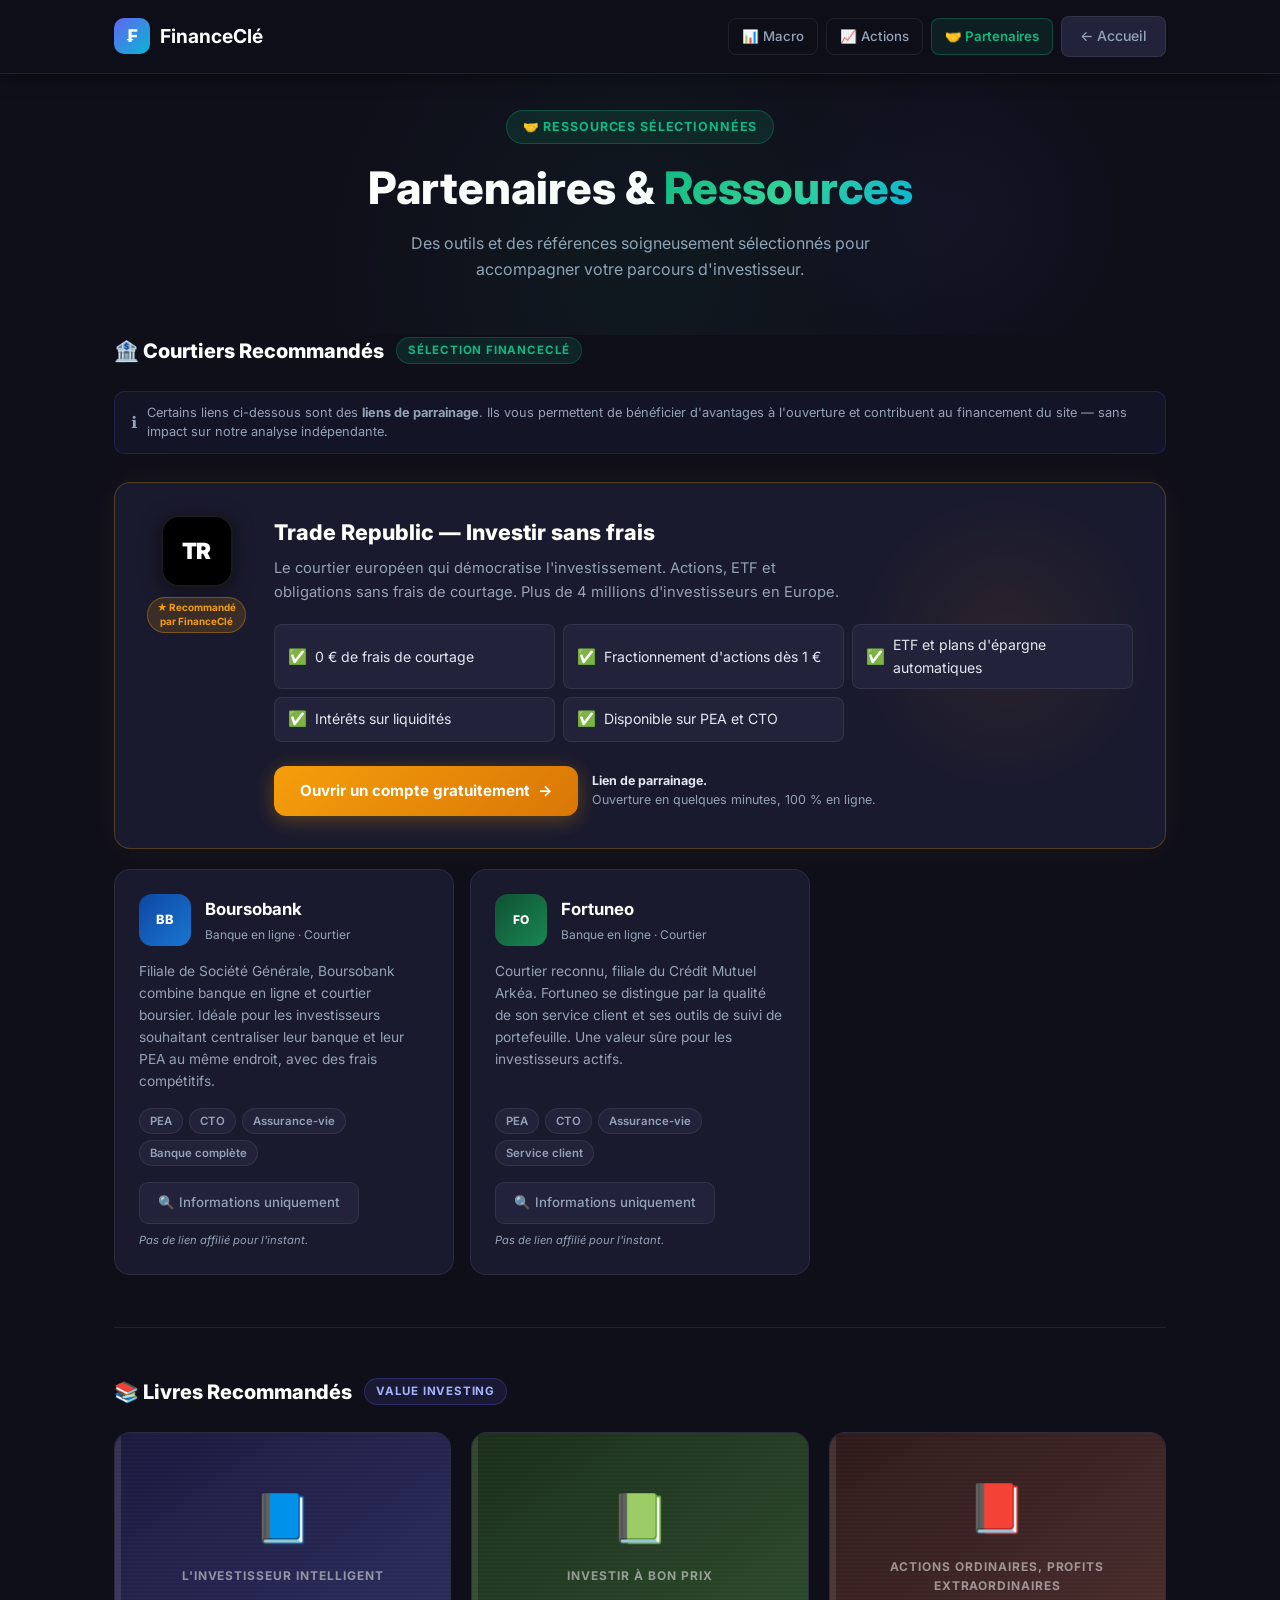
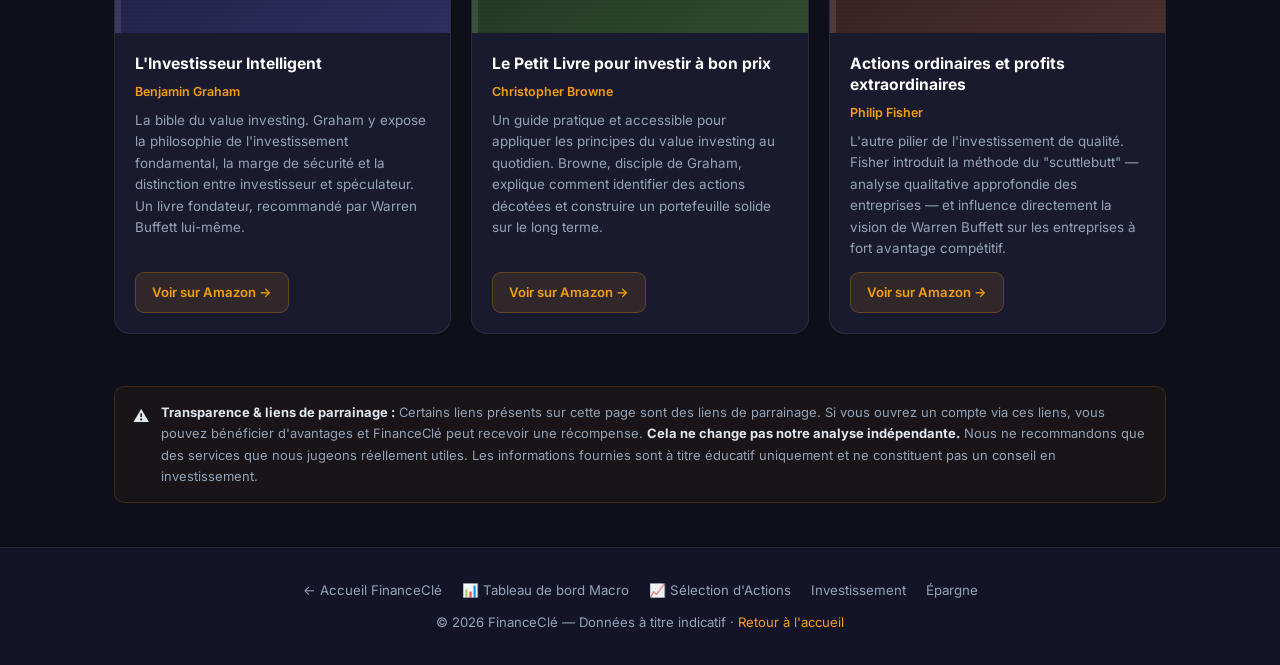
<file: partenaires.html>
<!DOCTYPE html>
<html lang="fr">
<head>
  <meta charset="UTF-8" />
  <meta name="google-adsense-account" content="ca-pub-8355030940368153" />
  <meta name="viewport" content="width=device-width, initial-scale=1.0" />
  <title>Courtiers &amp; Ressources Recommandés — FinanceClé</title>
  <meta name="description" content="Courtiers et ressources recommandés par FinanceClé : Trade Republic, Boursobank, Fortuneo. Livres essentiels du value investing pour investir intelligemment." />
  <meta name="keywords" content="Trade Republic, Boursobank, Fortuneo, courtier bourse, PEA, CTO, value investing, livres investissement, Benjamin Graham, Philip Fisher" />
  <meta name="author" content="FinanceClé" />
  <meta name="robots" content="index, follow" />
  <meta property="og:title" content="Courtiers &amp; Ressources Recommandés — FinanceClé" />
  <meta property="og:description" content="Sélection de courtiers (Trade Republic, Boursobank, Fortuneo) et livres essentiels du value investing recommandés par FinanceClé." />
  <meta property="og:type" content="website" />
  <meta property="og:url" content="https://arlindo101.github.io/financecle/partenaires.html" />
  <meta property="og:site_name" content="FinanceClé" />
  <link rel="canonical" href="https://arlindo101.github.io/financecle/partenaires.html" />
  <link rel="preconnect" href="https://fonts.googleapis.com" />
  <link rel="preconnect" href="https://fonts.gstatic.com" crossorigin />
  <link href="https://fonts.googleapis.com/css2?family=Inter:wght@400;500;600;700;800&display=swap" rel="stylesheet" />
  <script async src="https://pagead2.googlesyndication.com/pagead/js/adsbygoogle.js?client=ca-pub-8355030940368153" crossorigin="anonymous"></script>
  <style>
    /* ─── RESET & BASE ───────────────────────────────────────────── */
    *, *::before, *::after { box-sizing: border-box; margin: 0; padding: 0; }

    :root {
      --purple: #6366f1;
      --purple-dark: #4f46e5;
      --cyan: #06b6d4;
      --green: #10b981;
      --orange: #f59e0b;
      --blue: #3b82f6;
      --red: #ef4444;
      --bg: #0f0f1a;
      --bg2: #141428;
      --surface: #1a1a2e;
      --surface2: #22223a;
      --border: rgba(255,255,255,0.08);
      --text: #e2e8f0;
      --muted: #94a3b8;
      --radius: 16px;
      --radius-sm: 10px;
      --shadow: 0 4px 24px rgba(0,0,0,0.4);
      --transition: 0.25s cubic-bezier(0.4,0,0.2,1);
    }

    html { scroll-behavior: smooth; }

    body {
      font-family: 'Inter', system-ui, sans-serif;
      background: var(--bg);
      color: var(--text);
      line-height: 1.6;
      overflow-x: hidden;
      min-height: 100vh;
    }

    a { text-decoration: none; color: inherit; }

    .container {
      max-width: 1100px;
      margin: 0 auto;
      padding: 0 24px;
    }

    /* ─── NAVBAR ─────────────────────────────────────────────────── */
    .navbar {
      position: fixed;
      top: 0; left: 0; right: 0;
      z-index: 100;
      padding: 16px 0;
      background: rgba(15,15,26,0.92);
      backdrop-filter: blur(16px);
      box-shadow: 0 2px 20px rgba(0,0,0,0.4);
      border-bottom: 1px solid var(--border);
    }
    .nav-inner {
      display: flex;
      align-items: center;
      justify-content: space-between;
      gap: 16px;
    }
    .logo {
      display: flex;
      align-items: center;
      gap: 10px;
      font-weight: 700;
      font-size: 1.2rem;
      color: #fff;
      flex-shrink: 0;
    }
    .logo-icon {
      width: 36px; height: 36px;
      background: linear-gradient(135deg, var(--purple), var(--cyan));
      border-radius: 10px;
      display: flex; align-items: center; justify-content: center;
      font-size: 1.1rem; font-weight: 800;
    }
    .nav-links {
      display: flex;
      align-items: center;
      gap: 8px;
      flex-wrap: wrap;
    }
    .back-btn {
      display: inline-flex;
      align-items: center;
      gap: 8px;
      padding: 8px 18px;
      border-radius: 8px;
      background: var(--surface2);
      border: 1px solid var(--border);
      color: var(--muted);
      font-size: 0.88rem;
      font-weight: 500;
      transition: all var(--transition);
    }
    .back-btn:hover { background: var(--surface); color: #fff; transform: translateX(-2px); }
    .nav-pill {
      display: inline-flex;
      align-items: center;
      gap: 5px;
      padding: 7px 13px;
      border-radius: 8px;
      border: 1px solid var(--border);
      color: var(--muted);
      font-size: 0.83rem;
      font-weight: 500;
      transition: all var(--transition);
    }
    .nav-pill:hover { background: var(--surface2); color: #fff; }
    .nav-pill.active {
      background: rgba(16,185,129,0.1);
      border-color: rgba(16,185,129,0.3);
      color: var(--green);
      font-weight: 600;
    }

    /* ─── PAGE HEADER ────────────────────────────────────────────── */
    .page-header {
      padding: 110px 0 52px;
      text-align: center;
      position: relative;
      overflow: hidden;
    }
    .page-header::before {
      content: '';
      position: absolute;
      width: 700px; height: 700px;
      background: radial-gradient(circle, rgba(16,185,129,0.06) 0%, transparent 65%);
      top: -80px; left: 50%; transform: translateX(-50%);
      pointer-events: none;
    }
    .page-header::after {
      content: '';
      position: absolute;
      width: 350px; height: 350px;
      background: radial-gradient(circle, rgba(99,102,241,0.06) 0%, transparent 70%);
      top: 40px; right: 12%;
      pointer-events: none;
    }
    .page-badge {
      display: inline-block;
      background: rgba(16,185,129,0.12);
      color: var(--green);
      border: 1px solid rgba(16,185,129,0.28);
      padding: 6px 16px;
      border-radius: 100px;
      font-size: 0.78rem;
      font-weight: 700;
      margin-bottom: 18px;
      letter-spacing: 0.07em;
      text-transform: uppercase;
    }
    .page-header h1 {
      font-size: clamp(1.8rem, 3.5vw, 2.8rem);
      font-weight: 800;
      color: #fff;
      margin-bottom: 14px;
      line-height: 1.2;
    }
    .highlight-green {
      background: linear-gradient(135deg, var(--green), #34d399, var(--cyan));
      -webkit-background-clip: text;
      -webkit-text-fill-color: transparent;
      background-clip: text;
    }
    .page-header p {
      color: var(--muted);
      font-size: 1rem;
      max-width: 560px;
      margin: 0 auto;
      line-height: 1.65;
    }

    /* ─── SECTION TITLES ─────────────────────────────────────────── */
    .section-header {
      display: flex;
      align-items: center;
      gap: 12px;
      margin-bottom: 24px;
    }
    .section-title {
      font-size: 1.25rem;
      font-weight: 800;
      color: #fff;
      margin: 0;
    }
    .section-tag {
      font-size: 0.72rem;
      font-weight: 700;
      padding: 3px 11px;
      border-radius: 100px;
      text-transform: uppercase;
      letter-spacing: 0.07em;
    }
    .section-tag.green  { background: rgba(16,185,129,0.12); color: var(--green);  border: 1px solid rgba(16,185,129,0.25); }
    .section-tag.purple { background: rgba(99,102,241,0.12); color: #a5b4fc;       border: 1px solid rgba(99,102,241,0.25); }
    .section-tag.orange { background: rgba(245,158,11,0.12); color: var(--orange); border: 1px solid rgba(245,158,11,0.25); }

    /* ─── AFFILIATE NOTICE ───────────────────────────────────────── */
    .affiliate-notice {
      display: flex;
      align-items: center;
      gap: 10px;
      background: rgba(99,102,241,0.06);
      border: 1px solid rgba(99,102,241,0.18);
      border-radius: var(--radius-sm);
      padding: 11px 16px;
      margin-bottom: 28px;
      font-size: 0.8rem;
      color: var(--muted);
      line-height: 1.55;
    }
    .affiliate-notice span:first-child { font-size: 1rem; flex-shrink: 0; }

    /* ─── FEATURED BROKER CARD (Trade Republic) ──────────────────── */
    .broker-featured {
      background: var(--surface);
      border: 1px solid rgba(245,158,11,0.25);
      border-radius: var(--radius);
      padding: 32px;
      margin-bottom: 20px;
      position: relative;
      overflow: hidden;
      box-shadow: 0 0 40px rgba(245,158,11,0.06);
    }
    .broker-featured::before {
      content: '';
      position: absolute;
      top: 0; right: 0;
      width: 320px; height: 320px;
      background: radial-gradient(circle, rgba(245,158,11,0.07) 0%, transparent 65%);
      pointer-events: none;
    }
    .featured-inner {
      display: grid;
      grid-template-columns: auto 1fr;
      gap: 28px;
      align-items: start;
      position: relative;
    }
    .broker-logo-wrap {
      display: flex;
      flex-direction: column;
      align-items: center;
      gap: 10px;
      flex-shrink: 0;
    }
    .tr-logo {
      width: 72px; height: 72px;
      background: #000;
      border-radius: 18px;
      display: flex;
      align-items: center;
      justify-content: center;
      font-size: 1.4rem;
      font-weight: 900;
      color: #fff;
      letter-spacing: -0.04em;
      border: 2px solid rgba(255,255,255,0.1);
      box-shadow: 0 4px 20px rgba(0,0,0,0.5);
    }
    .featured-badge {
      display: inline-block;
      font-size: 0.62rem;
      font-weight: 700;
      padding: 3px 9px;
      border-radius: 100px;
      background: rgba(245,158,11,0.15);
      color: var(--orange);
      border: 1px solid rgba(245,158,11,0.35);
      white-space: nowrap;
      text-align: center;
      line-height: 1.4;
    }
    .broker-content { min-width: 0; }
    .broker-name {
      font-size: 1.35rem;
      font-weight: 800;
      color: #fff;
      margin-bottom: 6px;
    }
    .broker-desc {
      font-size: 0.92rem;
      color: var(--muted);
      line-height: 1.65;
      margin-bottom: 20px;
      max-width: 580px;
    }
    .broker-perks {
      list-style: none;
      display: grid;
      grid-template-columns: repeat(auto-fill, minmax(240px, 1fr));
      gap: 8px;
      margin-bottom: 24px;
    }
    .broker-perks li {
      display: flex;
      align-items: center;
      gap: 8px;
      font-size: 0.88rem;
      color: var(--text);
      background: var(--surface2);
      border: 1px solid var(--border);
      border-radius: 8px;
      padding: 9px 13px;
    }
    .broker-perks li .perk-icon { font-size: 0.95rem; flex-shrink: 0; }
    .broker-footer {
      display: flex;
      align-items: center;
      gap: 14px;
      flex-wrap: wrap;
    }
    .btn-cta {
      display: inline-flex;
      align-items: center;
      gap: 8px;
      padding: 13px 26px;
      border-radius: 12px;
      background: linear-gradient(135deg, var(--orange), #d97706);
      color: #fff;
      font-size: 0.95rem;
      font-weight: 700;
      transition: all var(--transition);
      box-shadow: 0 4px 20px rgba(245,158,11,0.3);
      border: none;
      cursor: pointer;
      font-family: inherit;
    }
    .btn-cta:hover { transform: translateY(-2px); box-shadow: 0 8px 28px rgba(245,158,11,0.42); color: #fff; }
    .btn-cta .arrow { transition: transform var(--transition); }
    .btn-cta:hover .arrow { transform: translateX(3px); }
    .cta-note {
      font-size: 0.78rem;
      color: var(--muted);
      line-height: 1.5;
    }
    .cta-note strong { color: var(--text); }

    /* ─── SECONDARY BROKER CARDS ─────────────────────────────────── */
    .brokers-grid {
      display: grid;
      grid-template-columns: repeat(auto-fill, minmax(320px, 1fr));
      gap: 16px;
      margin-bottom: 52px;
    }
    .broker-card {
      background: var(--surface);
      border: 1px solid var(--border);
      border-radius: var(--radius);
      padding: 24px;
      display: flex;
      flex-direction: column;
      gap: 0;
      transition: border-color var(--transition), box-shadow var(--transition);
    }
    .broker-card:hover {
      border-color: rgba(255,255,255,0.14);
      box-shadow: 0 4px 24px rgba(0,0,0,0.3);
    }
    .broker-card-header {
      display: flex;
      align-items: center;
      gap: 14px;
      margin-bottom: 14px;
    }
    .broker-icon {
      width: 52px; height: 52px;
      border-radius: 13px;
      display: flex;
      align-items: center;
      justify-content: center;
      font-size: 1.3rem;
      font-weight: 800;
      flex-shrink: 0;
      letter-spacing: -0.02em;
    }
    .broker-icon.bourso  { background: linear-gradient(135deg, #0d47a1, #1976d2); color: #fff; font-size: 0.8rem; }
    .broker-icon.fortun  { background: linear-gradient(135deg, #0f5132, #198754); color: #fff; font-size: 0.75rem; }
    .broker-card-name  { font-size: 1.05rem; font-weight: 700; color: #fff; }
    .broker-card-type  { font-size: 0.75rem; color: var(--muted); margin-top: 2px; }
    .broker-card-desc {
      font-size: 0.86rem;
      color: var(--muted);
      line-height: 1.6;
      margin-bottom: 16px;
      flex: 1;
    }
    .broker-tags {
      display: flex;
      flex-wrap: wrap;
      gap: 6px;
      margin-bottom: 16px;
    }
    .broker-tag {
      font-size: 0.71rem;
      font-weight: 600;
      padding: 3px 10px;
      border-radius: 100px;
      border: 1px solid var(--border);
      color: var(--muted);
      background: var(--surface2);
    }
    .btn-info {
      display: inline-flex;
      align-items: center;
      gap: 7px;
      padding: 9px 18px;
      border-radius: 9px;
      background: var(--surface2);
      border: 1px solid var(--border);
      color: var(--muted);
      font-size: 0.83rem;
      font-weight: 500;
      transition: all var(--transition);
      align-self: flex-start;
      cursor: default;
    }
    .info-label {
      font-size: 0.7rem;
      color: var(--muted);
      font-style: italic;
      margin-top: 8px;
    }

    /* ─── BOOKS SECTION ──────────────────────────────────────────── */
    .books-section { margin-bottom: 52px; }
    .books-grid {
      display: grid;
      grid-template-columns: repeat(auto-fill, minmax(300px, 1fr));
      gap: 20px;
    }
    .book-card {
      background: var(--surface);
      border: 1px solid var(--border);
      border-radius: var(--radius);
      overflow: hidden;
      display: flex;
      flex-direction: column;
      transition: border-color var(--transition), transform var(--transition), box-shadow var(--transition);
    }
    .book-card:hover {
      border-color: rgba(99,102,241,0.3);
      transform: translateY(-3px);
      box-shadow: 0 8px 32px rgba(0,0,0,0.35);
    }
    .book-cover {
      width: 100%;
      height: 200px;
      display: flex;
      align-items: center;
      justify-content: center;
      flex-direction: column;
      gap: 10px;
      position: relative;
      overflow: hidden;
    }
    .book-cover-1 { background: linear-gradient(145deg, #1a1a3e, #2d2d5e); }
    .book-cover-2 { background: linear-gradient(145deg, #1a2e1a, #2d4a2d); }
    .book-cover-3 { background: linear-gradient(145deg, #2e1a1a, #4a2d2d); }
    .book-cover::before {
      content: '';
      position: absolute;
      inset: 0;
      background: repeating-linear-gradient(
        0deg,
        transparent,
        transparent 2px,
        rgba(255,255,255,0.015) 2px,
        rgba(255,255,255,0.015) 4px
      );
    }
    .book-spine {
      position: absolute;
      left: 0; top: 0; bottom: 0;
      width: 6px;
      background: rgba(255,255,255,0.1);
    }
    .book-emoji { font-size: 3rem; position: relative; z-index: 1; }
    .book-cover-title {
      font-size: 0.75rem;
      font-weight: 700;
      color: rgba(255,255,255,0.5);
      text-transform: uppercase;
      letter-spacing: 0.08em;
      text-align: center;
      padding: 0 16px;
      position: relative;
      z-index: 1;
    }
    .book-body { padding: 20px; flex: 1; display: flex; flex-direction: column; gap: 8px; }
    .book-title {
      font-size: 0.98rem;
      font-weight: 700;
      color: #fff;
      line-height: 1.35;
    }
    .book-author {
      font-size: 0.78rem;
      color: var(--orange);
      font-weight: 600;
    }
    .book-desc {
      font-size: 0.84rem;
      color: var(--muted);
      line-height: 1.6;
      flex: 1;
    }
    .btn-amazon {
      display: inline-flex;
      align-items: center;
      gap: 7px;
      padding: 9px 16px;
      border-radius: 9px;
      background: rgba(245,158,11,0.1);
      border: 1px solid rgba(245,158,11,0.25);
      color: var(--orange);
      font-size: 0.82rem;
      font-weight: 600;
      transition: all var(--transition);
      margin-top: 4px;
      align-self: flex-start;
    }
    .btn-amazon:hover {
      background: rgba(245,158,11,0.18);
      border-color: rgba(245,158,11,0.4);
      color: #fbbf24;
    }

    /* ─── DISCLAIMER ─────────────────────────────────────────────── */
    .disclaimer {
      background: rgba(245,158,11,0.04);
      border: 1px solid rgba(245,158,11,0.15);
      border-radius: var(--radius-sm);
      padding: 15px 18px;
      display: flex;
      gap: 12px;
      align-items: flex-start;
      margin-bottom: 44px;
    }
    .disclaimer-icon { font-size: 1rem; flex-shrink: 0; margin-top: 2px; }
    .disclaimer-text { font-size: 0.81rem; color: var(--muted); line-height: 1.65; }
    .disclaimer-text strong { color: var(--text); }

    /* ─── FOOTER ─────────────────────────────────────────────────── */
    .page-footer {
      background: var(--bg2);
      border-top: 1px solid var(--border);
      padding: 32px 0;
      text-align: center;
    }
    .page-footer p { color: var(--muted); font-size: 0.82rem; }
    .page-footer a { color: var(--orange); }
    .page-footer a:hover { color: var(--cyan); }
    .footer-links {
      display: flex;
      justify-content: center;
      gap: 20px;
      flex-wrap: wrap;
      margin-bottom: 10px;
    }
    .footer-links a { font-size: 0.83rem; color: var(--muted); transition: color var(--transition); }
    .footer-links a:hover { color: var(--text); }

    /* ─── DIVIDER ────────────────────────────────────────────────── */
    .section-divider {
      height: 1px;
      background: var(--border);
      margin: 48px 0;
    }

    /* ─── RESPONSIVE ─────────────────────────────────────────────── */
    @media (max-width: 768px) {
      .featured-inner {
        grid-template-columns: 1fr;
      }
      .broker-logo-wrap {
        flex-direction: row;
        align-items: center;
      }
      .broker-featured { padding: 22px; }
      .broker-perks { grid-template-columns: 1fr; }
    }
    @media (max-width: 640px) {
      .page-header { padding: 96px 0 36px; }
      .books-grid { grid-template-columns: 1fr; }
      .brokers-grid { grid-template-columns: 1fr; }
    }
  </style>
  <!-- Google Analytics -->
  <script async src="https://www.googletagmanager.com/gtag/js?id=G-N2ZXSYJJFN"></script>
  <script>
    window.dataLayer = window.dataLayer || [];
    function gtag(){dataLayer.push(arguments);}
    gtag('js', new Date());
    gtag('config', 'G-N2ZXSYJJFN');
  </script>
</head>
<body>

  <!-- NAVBAR -->
  <header class="navbar">
    <div class="container nav-inner">
      <a href="index.html" class="logo">
        <div class="logo-icon">₣</div>
        <span>FinanceClé</span>
      </a>
      <div class="nav-links">
        <a href="tableau-de-bord-macro.html" class="nav-pill">📊 Macro</a>
        <a href="selection-actions.html" class="nav-pill">📈 Actions</a>
        <a href="partenaires.html" class="nav-pill active">🤝 Partenaires</a>
        <a href="index.html" class="back-btn">← Accueil</a>
      </div>
    </div>
  </header>

  <!-- PAGE HEADER -->
  <div class="page-header">
    <div class="container">
      <div class="page-badge">🤝 Ressources sélectionnées</div>
      <h1>Partenaires &amp; <span class="highlight-green">Ressources</span></h1>
      <p>Des outils et des références soigneusement sélectionnés pour accompagner votre parcours d'investisseur.</p>
    </div>
  </div>

  <main>
    <div class="container">

      <!-- ── SECTION COURTIERS ────────────────────────────────── -->
      <div class="section-header">
        <h2 class="section-title">🏦 Courtiers Recommandés</h2>
        <span class="section-tag green">Sélection FinanceClé</span>
      </div>

      <div class="affiliate-notice">
        <span>ℹ️</span>
        <span>Certains liens ci-dessous sont des <strong>liens de parrainage</strong>. Ils vous permettent de bénéficier d'avantages à l'ouverture et contribuent au financement du site — sans impact sur notre analyse indépendante.</span>
      </div>

      <!-- Trade Republic — carte principale -->
      <div class="broker-featured">
        <div class="featured-inner">

          <div class="broker-logo-wrap">
            <div class="tr-logo">TR</div>
            <span class="featured-badge">★ Recommandé<br>par FinanceClé</span>
          </div>

          <div class="broker-content">
            <div class="broker-name">Trade Republic — Investir sans frais</div>
            <div class="broker-desc">
              Le courtier européen qui démocratise l'investissement. Actions, ETF et obligations sans frais de courtage. Plus de 4 millions d'investisseurs en Europe.
            </div>

            <ul class="broker-perks">
              <li><span class="perk-icon">✅</span> 0 € de frais de courtage</li>
              <li><span class="perk-icon">✅</span> Fractionnement d'actions dès 1 €</li>
              <li><span class="perk-icon">✅</span> ETF et plans d'épargne automatiques</li>
              <li><span class="perk-icon">✅</span> Intérêts sur liquidités</li>
              <li><span class="perk-icon">✅</span> Disponible sur PEA et CTO</li>
            </ul>

            <div class="broker-footer">
              <a href="https://refnocode.trade.re/b8ht7cqq" target="_blank" rel="noopener sponsored" class="btn-cta">
                Ouvrir un compte gratuitement <span class="arrow">→</span>
              </a>
              <div class="cta-note">
                <strong>Lien de parrainage.</strong><br>Ouverture en quelques minutes, 100 % en ligne.
              </div>
            </div>
          </div>

        </div>
      </div>

      <!-- Boursobank + Fortuneo — cartes secondaires -->
      <div class="brokers-grid">

        <!-- Boursobank -->
        <div class="broker-card">
          <div class="broker-card-header">
            <div class="broker-icon bourso">BB</div>
            <div>
              <div class="broker-card-name">Boursobank</div>
              <div class="broker-card-type">Banque en ligne · Courtier</div>
            </div>
          </div>
          <div class="broker-card-desc">
            Filiale de Société Générale, Boursobank combine banque en ligne et courtier boursier. Idéale pour les investisseurs souhaitant centraliser leur banque et leur PEA au même endroit, avec des frais compétitifs.
          </div>
          <div class="broker-tags">
            <span class="broker-tag">PEA</span>
            <span class="broker-tag">CTO</span>
            <span class="broker-tag">Assurance-vie</span>
            <span class="broker-tag">Banque complète</span>
          </div>
          <div class="btn-info">🔍 Informations uniquement</div>
          <div class="info-label">Pas de lien affilié pour l'instant.</div>
        </div>

        <!-- Fortuneo -->
        <div class="broker-card">
          <div class="broker-card-header">
            <div class="broker-icon fortun">FO</div>
            <div>
              <div class="broker-card-name">Fortuneo</div>
              <div class="broker-card-type">Banque en ligne · Courtier</div>
            </div>
          </div>
          <div class="broker-card-desc">
            Courtier reconnu, filiale du Crédit Mutuel Arkéa. Fortuneo se distingue par la qualité de son service client et ses outils de suivi de portefeuille. Une valeur sûre pour les investisseurs actifs.
          </div>
          <div class="broker-tags">
            <span class="broker-tag">PEA</span>
            <span class="broker-tag">CTO</span>
            <span class="broker-tag">Assurance-vie</span>
            <span class="broker-tag">Service client</span>
          </div>
          <div class="btn-info">🔍 Informations uniquement</div>
          <div class="info-label">Pas de lien affilié pour l'instant.</div>
        </div>

      </div>

      <div class="section-divider"></div>

      <!-- ── SECTION LIVRES ───────────────────────────────────── -->
      <div class="books-section">
        <div class="section-header">
          <h2 class="section-title">📚 Livres Recommandés</h2>
          <span class="section-tag purple">Value Investing</span>
        </div>

        <div class="books-grid">

          <!-- L'Investisseur Intelligent -->
          <div class="book-card">
            <div class="book-cover book-cover-1">
              <div class="book-spine"></div>
              <div class="book-emoji">📘</div>
              <div class="book-cover-title">L'Investisseur Intelligent</div>
            </div>
            <div class="book-body">
              <div class="book-title">L'Investisseur Intelligent</div>
              <div class="book-author">Benjamin Graham</div>
              <div class="book-desc">
                La bible du value investing. Graham y expose la philosophie de l'investissement fondamental, la marge de sécurité et la distinction entre investisseur et spéculateur. Un livre fondateur, recommandé par Warren Buffett lui-même.
              </div>
              <a href="https://www.amazon.fr/s?k=L%27investisseur+intelligent+Benjamin+Graham" target="_blank" rel="noopener" class="btn-amazon">
                Voir sur Amazon →
              </a>
            </div>
          </div>

          <!-- Le Petit Livre pour investir à bon prix -->
          <div class="book-card">
            <div class="book-cover book-cover-2">
              <div class="book-spine"></div>
              <div class="book-emoji">📗</div>
              <div class="book-cover-title">Investir à bon prix</div>
            </div>
            <div class="book-body">
              <div class="book-title">Le Petit Livre pour investir à bon prix</div>
              <div class="book-author">Christopher Browne</div>
              <div class="book-desc">
                Un guide pratique et accessible pour appliquer les principes du value investing au quotidien. Browne, disciple de Graham, explique comment identifier des actions décotées et construire un portefeuille solide sur le long terme.
              </div>
              <a href="https://www.amazon.fr/s?k=Le+Petit+Livre+pour+investir+%C3%A0+bon+prix+Christopher+Browne" target="_blank" rel="noopener" class="btn-amazon">
                Voir sur Amazon →
              </a>
            </div>
          </div>

          <!-- Actions ordinaires et profits extraordinaires -->
          <div class="book-card">
            <div class="book-cover book-cover-3">
              <div class="book-spine"></div>
              <div class="book-emoji">📕</div>
              <div class="book-cover-title">Actions ordinaires, profits extraordinaires</div>
            </div>
            <div class="book-body">
              <div class="book-title">Actions ordinaires et profits extraordinaires</div>
              <div class="book-author">Philip Fisher</div>
              <div class="book-desc">
                L'autre pilier de l'investissement de qualité. Fisher introduit la méthode du "scuttlebutt" — analyse qualitative approfondie des entreprises — et influence directement la vision de Warren Buffett sur les entreprises à fort avantage compétitif.
              </div>
              <a href="https://www.amazon.fr/s?k=Actions+ordinaires+et+profits+extraordinaires+Philip+Fisher" target="_blank" rel="noopener" class="btn-amazon">
                Voir sur Amazon →
              </a>
            </div>
          </div>

        </div>
      </div>

      <!-- ── DISCLAIMER LÉGAL ──────────────────────────────────── -->
      <div class="disclaimer">
        <div class="disclaimer-icon">⚠️</div>
        <div class="disclaimer-text">
          <strong>Transparence &amp; liens de parrainage :</strong> Certains liens présents sur cette page sont des liens de parrainage. Si vous ouvrez un compte via ces liens, vous pouvez bénéficier d'avantages et FinanceClé peut recevoir une récompense.
          <strong>Cela ne change pas notre analyse indépendante.</strong> Nous ne recommandons que des services que nous jugeons réellement utiles. Les informations fournies sont à titre éducatif uniquement et ne constituent pas un conseil en investissement.
        </div>
      </div>

    </div>
  </main>

  <!-- FOOTER -->
  <footer class="page-footer">
    <div class="container">
      <div class="footer-links">
        <a href="index.html">← Accueil FinanceClé</a>
        <a href="tableau-de-bord-macro.html">📊 Tableau de bord Macro</a>
        <a href="selection-actions.html">📈 Sélection d'Actions</a>
        <a href="index.html#investissement">Investissement</a>
        <a href="index.html#epargne">Épargne</a>
      </div>
      <p>© 2026 FinanceClé — Données à titre indicatif · <a href="index.html">Retour à l'accueil</a></p>
    </div>
  </footer>

</body>
</html>
</file>
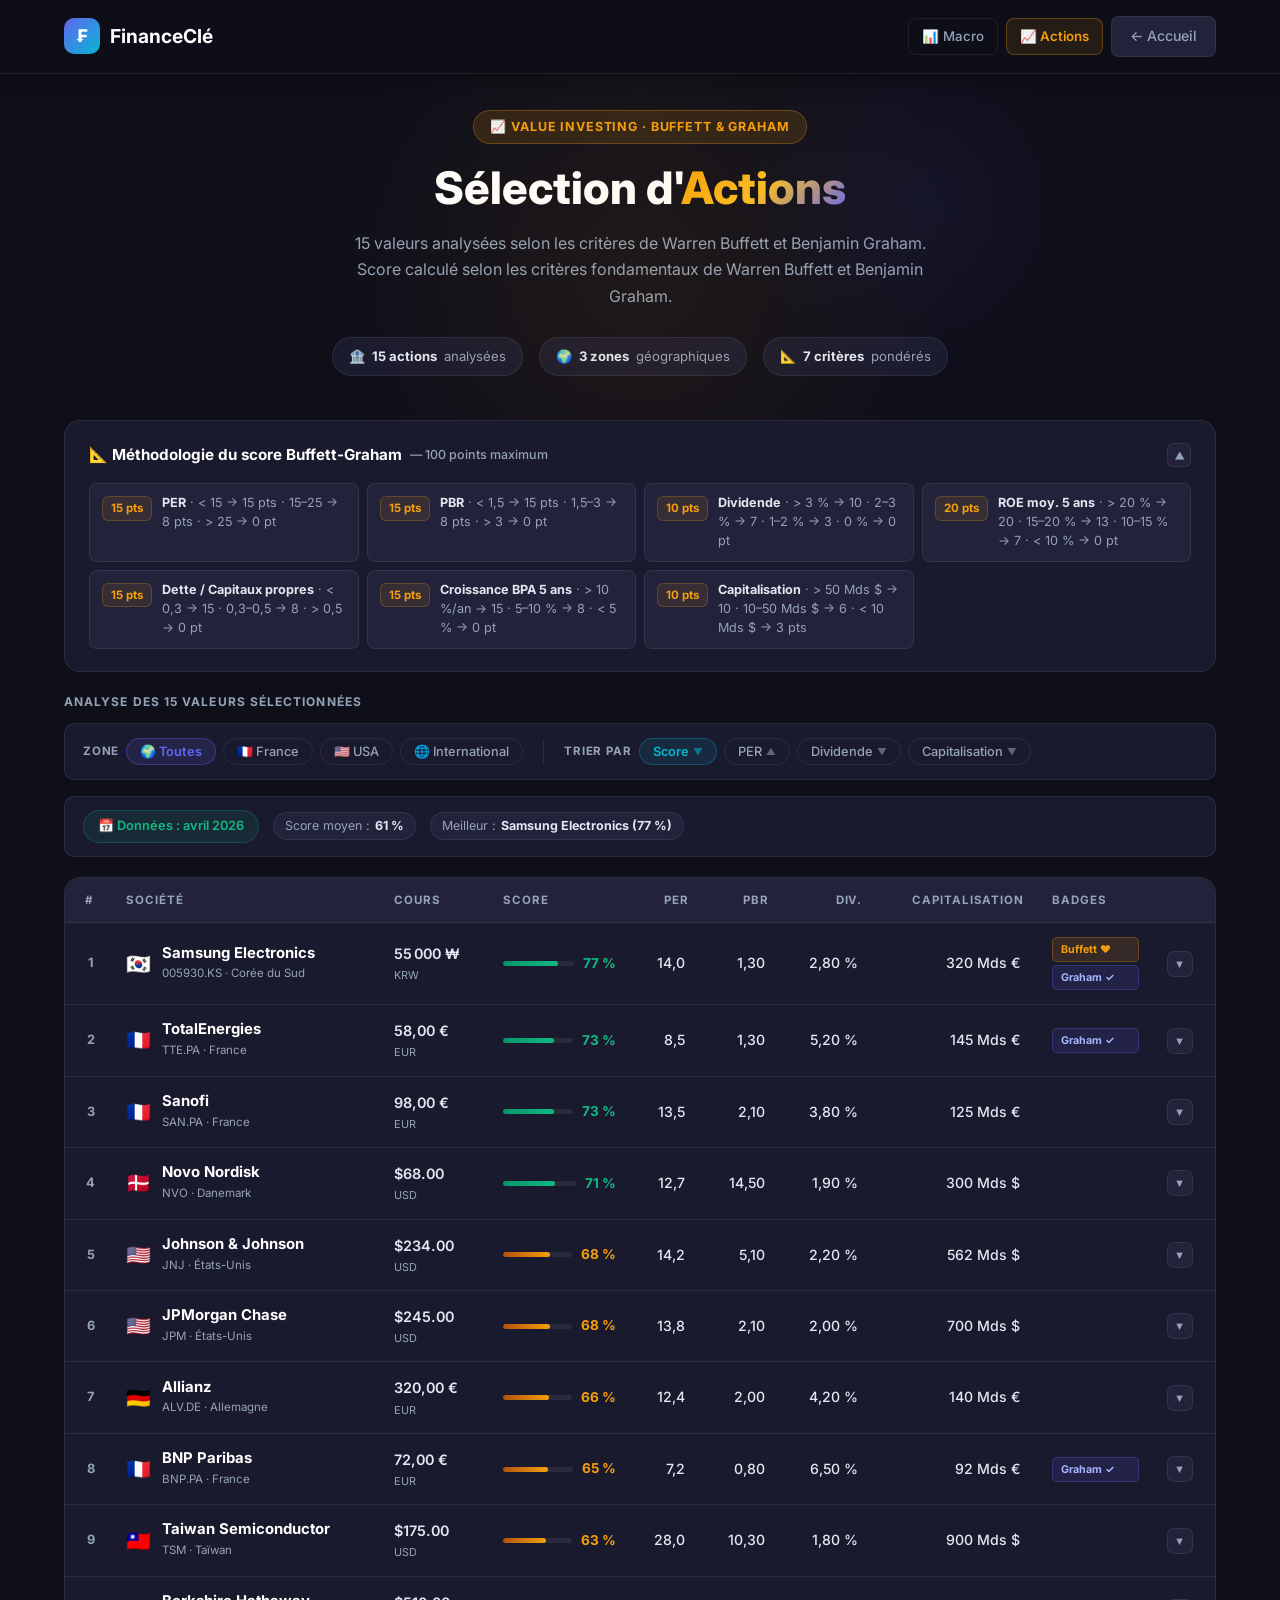
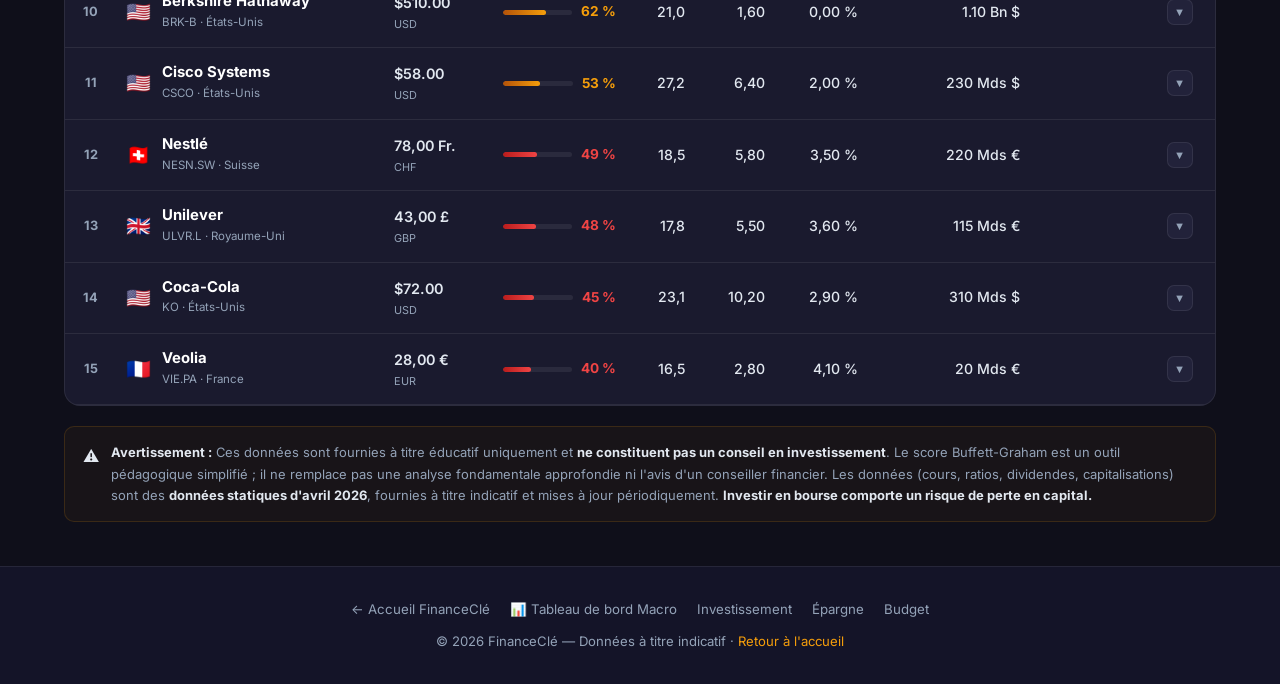
<file: selection-actions.html>
<!DOCTYPE html>
<html lang="fr">
<head>
  <meta charset="UTF-8" />
  <meta name="google-adsense-account" content="ca-pub-8355030940368153" />
  <meta name="viewport" content="width=device-width, initial-scale=1.0" />
  <title>Sélection d'Actions Value Investing | Critères Buffett &amp; Graham — FinanceClé</title>
  <meta name="description" content="15 actions sélectionnées et scorées selon les critères de Warren Buffett et Benjamin Graham. Analyse value investing : PER, PBR, dividende, ROE, dette. Données avril 2026." />
  <meta name="keywords" content="value investing, sélection actions, Warren Buffett, Benjamin Graham, PER, PBR, dividende, ROE, nombre de Graham, analyse fondamentale, bourse" />
  <meta name="author" content="FinanceClé" />
  <meta name="robots" content="index, follow" />
  <meta property="og:title" content="Sélection d'Actions Value Investing | Critères Buffett &amp; Graham — FinanceClé" />
  <meta property="og:description" content="15 actions analysées selon Buffett &amp; Graham : score sur 100, PER, PBR, dividende, dette, ROE et nombre de Graham. Outil pédagogique gratuit." />
  <meta property="og:type" content="website" />
  <meta property="og:url" content="https://arlindo101.github.io/financecle/selection-actions.html" />
  <meta property="og:site_name" content="FinanceClé" />
  <link rel="canonical" href="https://arlindo101.github.io/financecle/selection-actions.html" />
  <link rel="preconnect" href="https://fonts.googleapis.com" />
  <link rel="preconnect" href="https://fonts.gstatic.com" crossorigin />
  <link href="https://fonts.googleapis.com/css2?family=Inter:wght@400;500;600;700;800&display=swap" rel="stylesheet" />
  <script async src="https://pagead2.googlesyndication.com/pagead/js/adsbygoogle.js?client=ca-pub-8355030940368153" crossorigin="anonymous"></script>
  <style>
    /* ─── RESET & BASE ───────────────────────────────────────────── */
    *, *::before, *::after { box-sizing: border-box; margin: 0; padding: 0; }

    :root {
      --purple: #6366f1;
      --purple-dark: #4f46e5;
      --cyan: #06b6d4;
      --green: #10b981;
      --orange: #f59e0b;
      --blue: #3b82f6;
      --red: #ef4444;
      --bg: #0f0f1a;
      --bg2: #141428;
      --surface: #1a1a2e;
      --surface2: #22223a;
      --border: rgba(255,255,255,0.08);
      --text: #e2e8f0;
      --muted: #94a3b8;
      --radius: 16px;
      --radius-sm: 10px;
      --shadow: 0 4px 24px rgba(0,0,0,0.4);
      --transition: 0.25s cubic-bezier(0.4,0,0.2,1);
    }

    html { scroll-behavior: smooth; }

    body {
      font-family: 'Inter', system-ui, sans-serif;
      background: var(--bg);
      color: var(--text);
      line-height: 1.6;
      overflow-x: hidden;
      min-height: 100vh;
    }

    a { text-decoration: none; color: inherit; }

    .container {
      max-width: 1200px;
      margin: 0 auto;
      padding: 0 24px;
    }

    /* ─── NAVBAR ─────────────────────────────────────────────────── */
    .navbar {
      position: fixed;
      top: 0; left: 0; right: 0;
      z-index: 100;
      padding: 16px 0;
      background: rgba(15,15,26,0.92);
      backdrop-filter: blur(16px);
      box-shadow: 0 2px 20px rgba(0,0,0,0.4);
      border-bottom: 1px solid var(--border);
    }
    .nav-inner {
      display: flex;
      align-items: center;
      justify-content: space-between;
      gap: 16px;
    }
    .logo {
      display: flex;
      align-items: center;
      gap: 10px;
      font-weight: 700;
      font-size: 1.2rem;
      color: #fff;
      flex-shrink: 0;
    }
    .logo-icon {
      width: 36px; height: 36px;
      background: linear-gradient(135deg, var(--purple), var(--cyan));
      border-radius: 10px;
      display: flex; align-items: center; justify-content: center;
      font-size: 1.1rem; font-weight: 800;
    }
    .nav-links {
      display: flex;
      align-items: center;
      gap: 8px;
      flex-wrap: wrap;
    }
    .back-btn {
      display: inline-flex;
      align-items: center;
      gap: 8px;
      padding: 8px 18px;
      border-radius: 8px;
      background: var(--surface2);
      border: 1px solid var(--border);
      color: var(--muted);
      font-size: 0.88rem;
      font-weight: 500;
      transition: all var(--transition);
    }
    .back-btn:hover { background: var(--surface); color: #fff; transform: translateX(-2px); }
    .nav-pill {
      display: inline-flex;
      align-items: center;
      gap: 5px;
      padding: 7px 13px;
      border-radius: 8px;
      border: 1px solid var(--border);
      color: var(--muted);
      font-size: 0.83rem;
      font-weight: 500;
      transition: all var(--transition);
    }
    .nav-pill:hover { background: var(--surface2); color: #fff; }
    .nav-pill.active {
      background: rgba(245,158,11,0.1);
      border-color: rgba(245,158,11,0.3);
      color: var(--orange);
      font-weight: 600;
    }

    /* ─── PAGE HEADER ────────────────────────────────────────────── */
    .page-header {
      padding: 110px 0 44px;
      text-align: center;
      position: relative;
      overflow: hidden;
    }
    .page-header::before {
      content: '';
      position: absolute;
      width: 700px; height: 700px;
      background: radial-gradient(circle, rgba(245,158,11,0.07) 0%, transparent 65%);
      top: -80px; left: 50%; transform: translateX(-50%);
      pointer-events: none;
    }
    .page-header::after {
      content: '';
      position: absolute;
      width: 350px; height: 350px;
      background: radial-gradient(circle, rgba(99,102,241,0.07) 0%, transparent 70%);
      top: 30px; right: 15%;
      pointer-events: none;
    }
    .page-badge {
      display: inline-block;
      background: rgba(245,158,11,0.14);
      color: var(--orange);
      border: 1px solid rgba(245,158,11,0.28);
      padding: 6px 16px;
      border-radius: 100px;
      font-size: 0.78rem;
      font-weight: 700;
      margin-bottom: 18px;
      letter-spacing: 0.07em;
      text-transform: uppercase;
    }
    .page-header h1 {
      font-size: clamp(1.8rem, 3.5vw, 2.8rem);
      font-weight: 800;
      color: #fff;
      margin-bottom: 14px;
      line-height: 1.2;
    }
    .highlight-gold {
      background: linear-gradient(135deg, var(--orange), #fbbf24, var(--purple));
      -webkit-background-clip: text;
      -webkit-text-fill-color: transparent;
      background-clip: text;
    }
    .page-header p {
      color: var(--muted);
      font-size: 1rem;
      max-width: 580px;
      margin: 0 auto 28px;
      line-height: 1.65;
    }
    .page-header-stats {
      display: flex;
      justify-content: center;
      gap: 16px;
      flex-wrap: wrap;
    }
    .header-stat {
      display: inline-flex;
      align-items: center;
      gap: 7px;
      padding: 8px 16px;
      border-radius: 100px;
      background: var(--surface);
      border: 1px solid var(--border);
      font-size: 0.82rem;
      color: var(--muted);
    }
    .header-stat strong { color: var(--text); }

    /* ─── METHOD BOX ─────────────────────────────────────────────── */
    .method-box {
      background: var(--surface);
      border: 1px solid var(--border);
      border-radius: var(--radius);
      padding: 22px 24px;
      margin-bottom: 20px;
    }
    .method-box-header {
      display: flex;
      align-items: center;
      justify-content: space-between;
      cursor: pointer;
      user-select: none;
      gap: 12px;
    }
    .method-title {
      font-size: 0.95rem;
      font-weight: 700;
      color: #fff;
      display: flex;
      align-items: center;
      gap: 8px;
      margin: 0;
    }
    .method-pts-total {
      font-size: 0.78rem;
      font-weight: 500;
      color: var(--muted);
      flex-shrink: 0;
    }
    .method-toggle {
      width: 24px; height: 24px;
      border-radius: 6px;
      background: var(--surface2);
      border: 1px solid var(--border);
      display: flex; align-items: center; justify-content: center;
      font-size: 0.65rem;
      color: var(--muted);
      transition: transform var(--transition);
      flex-shrink: 0;
    }
    .method-toggle.open { transform: rotate(180deg); }
    .method-grid {
      display: grid;
      grid-template-columns: repeat(auto-fill, minmax(250px, 1fr));
      gap: 8px;
      margin-top: 16px;
    }
    .method-item {
      display: flex;
      align-items: flex-start;
      gap: 10px;
      padding: 10px 12px;
      background: var(--surface2);
      border-radius: 8px;
      border: 1px solid var(--border);
    }
    .method-pts-badge {
      font-size: 0.72rem;
      font-weight: 700;
      color: var(--orange);
      background: rgba(245,158,11,0.1);
      border: 1px solid rgba(245,158,11,0.22);
      border-radius: 6px;
      padding: 2px 8px;
      white-space: nowrap;
      flex-shrink: 0;
      margin-top: 2px;
    }
    .method-desc {
      font-size: 0.79rem;
      color: var(--muted);
      line-height: 1.5;
    }
    .method-desc strong { color: var(--text); }

    /* ─── SECTION HEADING ───────────────────────────────────────── */
    .stocks-section-heading {
      font-size: 0.75rem;
      font-weight: 700;
      color: var(--muted);
      text-transform: uppercase;
      letter-spacing: 0.09em;
      margin: 0 0 12px;
    }

    /* ─── FILTER BAR ─────────────────────────────────────────────── */
    .filter-bar {
      background: var(--surface);
      border: 1px solid var(--border);
      border-radius: var(--radius-sm);
      padding: 14px 18px;
      margin-bottom: 16px;
      display: flex;
      align-items: center;
      gap: 20px;
      flex-wrap: wrap;
    }
    .filter-group {
      display: flex;
      align-items: center;
      gap: 7px;
      flex-wrap: wrap;
    }
    .filter-label {
      font-size: 0.72rem;
      font-weight: 700;
      color: var(--muted);
      text-transform: uppercase;
      letter-spacing: 0.07em;
      white-space: nowrap;
    }
    .filter-btn {
      display: inline-flex;
      align-items: center;
      gap: 4px;
      padding: 5px 13px;
      border-radius: 100px;
      border: 1px solid var(--border);
      background: transparent;
      color: var(--muted);
      font-size: 0.8rem;
      font-weight: 500;
      cursor: pointer;
      font-family: inherit;
      transition: all var(--transition);
      white-space: nowrap;
    }
    .filter-btn:hover { background: var(--surface2); color: var(--text); }
    .filter-btn[data-zone="all"].active    { background: rgba(99,102,241,0.14); border-color: rgba(99,102,241,0.35); color: var(--purple); font-weight: 600; }
    .filter-btn[data-zone="france"].active { background: rgba(59,130,246,0.12); border-color: rgba(59,130,246,0.35); color: var(--blue); font-weight: 600; }
    .filter-btn[data-zone="usa"].active    { background: rgba(239,68,68,0.10); border-color: rgba(239,68,68,0.32); color: #f87171; font-weight: 600; }
    .filter-btn[data-zone="intl"].active   { background: rgba(16,185,129,0.10); border-color: rgba(16,185,129,0.32); color: var(--green); font-weight: 600; }
    .filter-divider { width: 1px; height: 26px; background: var(--border); flex-shrink: 0; }
    .sort-btn {
      display: inline-flex;
      align-items: center;
      gap: 4px;
      padding: 5px 13px;
      border-radius: 100px;
      border: 1px solid var(--border);
      background: transparent;
      color: var(--muted);
      font-size: 0.8rem;
      font-weight: 500;
      cursor: pointer;
      font-family: inherit;
      transition: all var(--transition);
      white-space: nowrap;
    }
    .sort-btn:hover { background: var(--surface2); color: var(--text); }
    .sort-btn.active { background: rgba(6,182,212,0.1); border-color: rgba(6,182,212,0.3); color: var(--cyan); font-weight: 600; }
    .sort-arrow { font-size: 0.6rem; opacity: 0.55; }

    /* ─── REFRESH BAR ────────────────────────────────────────────── */
    .refresh-bar {
      display: flex;
      align-items: center;
      justify-content: space-between;
      gap: 14px;
      background: var(--surface);
      border: 1px solid var(--border);
      border-radius: var(--radius-sm);
      padding: 13px 18px;
      margin-bottom: 20px;
      flex-wrap: wrap;
    }
    .refresh-info {
      display: flex;
      align-items: center;
      gap: 14px;
      font-size: 0.86rem;
      color: var(--muted);
      flex-wrap: wrap;
    }
    .refresh-status-row {
      display: flex;
      align-items: center;
      gap: 8px;
    }
    .refresh-dot {
      width: 8px; height: 8px;
      border-radius: 50%;
      background: var(--green);
      animation: pulse 2s infinite;
      flex-shrink: 0;
    }
    .refresh-dot.loading { background: var(--orange); }
    @keyframes pulse { 0%, 100% { opacity: 1; } 50% { opacity: 0.35; } }
    .stat-pill {
      display: inline-flex;
      align-items: center;
      gap: 5px;
      padding: 3px 11px;
      border-radius: 100px;
      background: var(--surface2);
      font-size: 0.78rem;
      color: var(--muted);
      border: 1px solid var(--border);
    }
    .stat-pill strong { color: var(--text); }
    .btn-refresh {
      display: inline-flex;
      align-items: center;
      gap: 8px;
      padding: 9px 20px;
      border-radius: 10px;
      background: linear-gradient(135deg, var(--orange), #d97706);
      color: #fff;
      font-size: 0.88rem;
      font-weight: 600;
      cursor: pointer;
      border: none;
      font-family: inherit;
      transition: all var(--transition);
      box-shadow: 0 4px 16px rgba(245,158,11,0.25);
      flex-shrink: 0;
    }
    .btn-refresh:hover { transform: translateY(-2px); box-shadow: 0 8px 22px rgba(245,158,11,0.35); }
    .data-date-badge {
      display: inline-flex;
      align-items: center;
      gap: 6px;
      padding: 5px 14px;
      border-radius: 100px;
      background: rgba(16,185,129,0.1);
      border: 1px solid rgba(16,185,129,0.25);
      color: var(--green);
      font-size: 0.8rem;
      font-weight: 600;
    }

    /* ─── STOCKS TABLE ───────────────────────────────────────────── */
    .stocks-wrapper {
      background: var(--surface);
      border: 1px solid var(--border);
      border-radius: var(--radius);
      overflow: hidden;
      margin-bottom: 20px;
    }
    .stocks-table {
      width: 100%;
      border-collapse: collapse;
      table-layout: auto;
    }
    .stocks-table thead th {
      padding: 13px 14px;
      text-align: left;
      font-size: 0.72rem;
      font-weight: 700;
      color: var(--muted);
      text-transform: uppercase;
      letter-spacing: 0.08em;
      background: var(--surface2);
      border-bottom: 1px solid var(--border);
      white-space: nowrap;
    }
    .th-right { text-align: right !important; }
    .th-center { text-align: center !important; }

    /* stock row */
    .stock-row {
      cursor: pointer;
      border-bottom: 1px solid var(--border);
      transition: background var(--transition);
    }
    .stock-row:hover { background: rgba(255,255,255,0.022); }
    .stock-row.expanded { background: rgba(245,158,11,0.04); border-left: 3px solid rgba(245,158,11,0.4); }
    .stock-row td { padding: 14px; vertical-align: middle; }

    .rank-cell {
      font-size: 0.8rem;
      font-weight: 700;
      color: var(--muted);
      text-align: center;
      width: 36px;
      padding-left: 18px !important;
    }

    .company-cell { display: flex; align-items: center; gap: 11px; min-width: 160px; }
    .co-flag { font-size: 1.25rem; line-height: 1; flex-shrink: 0; }
    .co-name { font-size: 0.93rem; font-weight: 700; color: #fff; line-height: 1.2; }
    .co-sub  { font-size: 0.72rem; color: var(--muted); margin-top: 2px; }

    .price-cell { white-space: nowrap; }
    .price-main { font-size: 0.9rem; font-weight: 600; color: var(--text); }
    .price-cur  { font-size: 0.68rem; color: var(--muted); margin-top: 2px; }

    .score-cell { min-width: 120px; }
    .score-wrap { display: flex; align-items: center; gap: 9px; }
    .score-track {
      flex: 1;
      height: 5px;
      background: rgba(255,255,255,0.07);
      border-radius: 100px;
      overflow: hidden;
      min-width: 50px;
    }
    .score-fill {
      height: 100%;
      border-radius: 100px;
      transition: width 0.9s cubic-bezier(0.4,0,0.2,1);
    }
    .score-fill.sc-green  { background: linear-gradient(90deg, #059669, var(--green)); }
    .score-fill.sc-orange { background: linear-gradient(90deg, #b45309, var(--orange)); }
    .score-fill.sc-red    { background: linear-gradient(90deg, #b91c1c, var(--red)); }
    .score-num { font-size: 0.85rem; font-weight: 700; white-space: nowrap; }
    .score-num.sc-green  { color: var(--green); }
    .score-num.sc-orange { color: var(--orange); }
    .score-num.sc-red    { color: var(--red); }

    .metric-td {
      font-size: 0.88rem;
      font-weight: 500;
      color: var(--text);
      text-align: right;
      white-space: nowrap;
      padding-right: 18px !important;
    }
    .metric-td.na-val { color: var(--muted); }

    .badges-td { min-width: 90px; }
    .badge-buffett {
      display: block;
      font-size: 0.67rem;
      font-weight: 700;
      padding: 3px 8px;
      border-radius: 5px;
      background: rgba(245,158,11,0.13);
      color: var(--orange);
      border: 1px solid rgba(245,158,11,0.28);
      white-space: nowrap;
      margin-bottom: 3px;
    }
    .badge-graham {
      display: block;
      font-size: 0.67rem;
      font-weight: 700;
      padding: 3px 8px;
      border-radius: 5px;
      background: rgba(99,102,241,0.12);
      color: #a5b4fc;
      border: 1px solid rgba(99,102,241,0.27);
      white-space: nowrap;
    }

    .expand-td { padding-right: 14px !important; }
    .expand-btn {
      display: flex;
      align-items: center;
      justify-content: center;
      width: 26px; height: 26px;
      border-radius: 7px;
      border: 1px solid var(--border);
      background: var(--surface2);
      color: var(--muted);
      cursor: pointer;
      font-size: 0.7rem;
      transition: all var(--transition);
    }
    .expand-btn:hover { background: var(--surface); color: #fff; }
    .expand-btn.open {
      background: rgba(245,158,11,0.12);
      border-color: rgba(245,158,11,0.3);
      color: var(--orange);
      transform: rotate(180deg);
    }

    /* ─── DETAIL PANEL ───────────────────────────────────────────── */
    .detail-row { display: none; }
    .detail-row.open { display: table-row; }
    .detail-row td {
      padding: 0 !important;
      border-bottom: 1px solid var(--border);
      background: rgba(10,10,20,0.6);
    }
    .detail-inner { padding: 20px 22px 22px; }

    .detail-header {
      display: flex;
      align-items: center;
      justify-content: space-between;
      margin-bottom: 16px;
      flex-wrap: wrap;
      gap: 8px;
    }
    .detail-company-title {
      font-size: 0.95rem;
      font-weight: 700;
      color: #fff;
      display: flex;
      align-items: center;
      gap: 8px;
    }
    .detail-sector {
      font-size: 0.75rem;
      font-weight: 500;
      color: var(--muted);
      padding: 2px 9px;
      border-radius: 5px;
      background: var(--surface2);
      border: 1px solid var(--border);
    }
    .detail-total {
      font-size: 0.85rem;
      color: var(--muted);
      display: flex;
      align-items: center;
      gap: 6px;
    }

    .criteria-grid {
      display: grid;
      grid-template-columns: repeat(auto-fill, minmax(290px, 1fr));
      gap: 9px;
      margin-bottom: 14px;
    }
    .criterion {
      background: var(--surface);
      border: 1px solid var(--border);
      border-radius: 10px;
      padding: 12px 13px;
      display: flex;
      align-items: stretch;
      gap: 10px;
    }
    .crit-left { flex: 1; min-width: 0; }
    .crit-name {
      font-size: 0.72rem;
      font-weight: 700;
      color: var(--muted);
      text-transform: uppercase;
      letter-spacing: 0.05em;
      margin-bottom: 5px;
      display: flex;
      align-items: center;
      gap: 5px;
      flex-wrap: wrap;
    }
    .src-badge {
      font-size: 0.58rem;
      font-weight: 600;
      padding: 1px 5px;
      border-radius: 3px;
    }
    .src-live { background: rgba(16,185,129,0.14); color: var(--green); border: 1px solid rgba(16,185,129,0.2); }
    .src-ref  { background: rgba(99,102,241,0.14); color: #a5b4fc; border: 1px solid rgba(99,102,241,0.22); }
    .crit-value {
      font-size: 0.97rem;
      font-weight: 700;
      color: var(--text);
      line-height: 1.2;
      margin-bottom: 3px;
    }
    .crit-label {
      font-size: 0.72rem;
      color: var(--muted);
      line-height: 1.4;
    }
    .crit-label.warn { color: var(--orange); }
    .crit-right {
      text-align: right;
      flex-shrink: 0;
      display: flex;
      flex-direction: column;
      align-items: flex-end;
      justify-content: center;
      gap: 2px;
    }
    .crit-pts {
      font-size: 1.05rem;
      font-weight: 800;
      line-height: 1;
    }
    .crit-pts.full    { color: var(--green); }
    .crit-pts.partial { color: var(--orange); }
    .crit-pts.zero    { color: var(--red); }
    .crit-pts.na      { color: var(--muted); }
    .crit-max { font-size: 0.65rem; color: var(--muted); }

    .detail-note {
      font-size: 0.77rem;
      color: var(--muted);
      padding: 10px 13px;
      background: rgba(255,255,255,0.018);
      border: 1px solid var(--border);
      border-radius: 8px;
      line-height: 1.6;
    }
    .detail-note strong { color: var(--text); }

    /* ─── CRITERIA TABLE ─────────────────────────────────────────── */
    .crit-table-wrap {
      overflow-x: auto;
      margin-bottom: 14px;
      border-radius: var(--radius-sm);
      border: 1px solid var(--border);
    }
    .crit-table {
      width: 100%;
      border-collapse: collapse;
      font-size: 0.83rem;
    }
    .crit-table thead th {
      background: var(--surface2);
      padding: 9px 13px;
      text-align: left;
      font-size: 0.67rem;
      font-weight: 700;
      text-transform: uppercase;
      letter-spacing: 0.08em;
      color: var(--muted);
      white-space: nowrap;
      border-bottom: 1px solid var(--border);
    }
    .crit-tr { border-bottom: 1px solid rgba(255,255,255,0.04); transition: background var(--transition); }
    .crit-tr:last-child { border-bottom: none; }
    .crit-tr:hover { background: rgba(255,255,255,0.02); }
    .crit-tr td { padding: 10px 13px; vertical-align: middle; }
    .ct-name-cell { min-width: 140px; }
    .ct-main-name { font-weight: 600; color: var(--text); font-size: 0.85rem; }
    .ct-long-name { font-size: 0.71rem; color: var(--muted); margin-top: 2px; }
    .ct-seuil-cell { font-size: 0.74rem; color: var(--muted); min-width: 185px; line-height: 1.45; }
    .ct-val-cell { font-weight: 700; color: var(--text); white-space: nowrap; text-align: right; font-size: 0.9rem; }
    .ct-nd { color: var(--muted) !important; font-weight: 400 !important; font-style: italic; }
    .ct-src-cell { white-space: nowrap; text-align: center; }
    .ct-res-cell { text-align: right; white-space: nowrap; padding-right: 16px !important; }
    .ct-icon { font-size: 0.9rem; }
    .ct-pts { font-weight: 700; font-size: 0.82rem; margin-left: 5px; }
    .ct-pts.full    { color: var(--green); }
    .ct-pts.partial { color: var(--orange); }
    .ct-pts.zero    { color: var(--red); }
    .ct-pts.na      { color: var(--muted); }
    .crit-total-tr td {
      padding: 10px 13px;
      background: rgba(255,255,255,0.025);
      border-top: 1px solid var(--border);
      font-weight: 700;
      font-size: 0.8rem;
      color: var(--muted);
    }

    /* ─── DETAIL EXTRAS ──────────────────────────────────────────── */
    .detail-extra-row {
      font-size: 0.78rem;
      color: var(--muted);
      padding: 8px 12px;
      background: rgba(255,255,255,0.018);
      border: 1px solid var(--border);
      border-radius: 8px;
      margin-bottom: 14px;
      line-height: 1.7;
    }

    /* ─── GRAHAM NUMBER BOX ──────────────────────────────────────── */
    .graham-box {
      background: var(--surface);
      border: 1px solid rgba(99,102,241,0.2);
      border-radius: var(--radius-sm);
      padding: 16px 18px;
      margin-bottom: 14px;
    }
    .gn-header {
      display: flex;
      align-items: center;
      gap: 12px;
      margin-bottom: 14px;
      flex-wrap: wrap;
    }
    .gn-title { font-size: 0.95rem; font-weight: 700; color: #fff; }
    .gn-formula {
      font-size: 0.79rem;
      color: var(--muted);
      font-style: italic;
      background: var(--surface2);
      border: 1px solid var(--border);
      padding: 3px 10px;
      border-radius: 6px;
    }
    .gn-values {
      display: grid;
      grid-template-columns: repeat(auto-fill, minmax(120px, 1fr));
      gap: 9px;
      margin-bottom: 13px;
    }
    .gn-val {
      background: var(--surface2);
      border: 1px solid var(--border);
      border-radius: 8px;
      padding: 10px 12px;
      text-align: center;
    }
    .gn-val.gn-under { border-color: rgba(16,185,129,0.35); background: rgba(16,185,129,0.06); }
    .gn-val.gn-over  { border-color: rgba(239,68,68,0.25);  background: rgba(239,68,68,0.05); }
    .gn-lbl { font-size: 0.65rem; font-weight: 700; color: var(--muted); text-transform: uppercase; letter-spacing: 0.06em; margin-bottom: 5px; }
    .gn-num { font-size: 0.92rem; font-weight: 700; color: var(--text); }
    .gn-val.gn-under .gn-num { color: var(--green); }
    .gn-val.gn-over  .gn-num { color: var(--red); }
    .gn-verdict {
      font-size: 0.81rem;
      padding: 10px 13px;
      border-radius: 8px;
      margin-bottom: 10px;
      line-height: 1.6;
    }
    .gn-under-v { background: rgba(16,185,129,0.07); border: 1px solid rgba(16,185,129,0.22); color: #6ee7b7; }
    .gn-over-v  { background: rgba(239,68,68,0.06);  border: 1px solid rgba(239,68,68,0.2);  color: #fca5a5; }
    .gn-nd { font-size: 0.82rem; color: var(--muted); font-style: italic; padding: 4px 0; }
    .gn-footnote { font-size: 0.7rem; color: var(--muted); font-style: italic; line-height: 1.5; }

    /* ─── EMPTY STATE ────────────────────────────────────────────── */
    .empty-row td {
      padding: 40px 20px !important;
      text-align: center;
      color: var(--muted);
      font-size: 0.9rem;
    }

    /* ─── SKELETON ───────────────────────────────────────────────── */
    .skel {
      display: inline-block;
      border-radius: 4px;
      background: linear-gradient(90deg, var(--surface2) 25%, rgba(255,255,255,0.055) 50%, var(--surface2) 75%);
      background-size: 200% 100%;
      animation: shimmer 1.5s ease-in-out infinite;
    }
    @keyframes shimmer { 0% { background-position: 200% 0; } 100% { background-position: -200% 0; } }
    .sk-sm  { width: 48px;  height: 14px; }
    .sk-md  { width: 70px;  height: 16px; }
    .sk-bar { width: 64px;  height: 5px; border-radius: 100px; }
    .sk-lg  { width: 90px;  height: 18px; }

    /* ─── DISCLAIMER ─────────────────────────────────────────────── */
    .disclaimer {
      background: rgba(245,158,11,0.04);
      border: 1px solid rgba(245,158,11,0.15);
      border-radius: var(--radius-sm);
      padding: 15px 18px;
      display: flex;
      gap: 12px;
      align-items: flex-start;
      margin-bottom: 44px;
    }
    .disclaimer-icon { font-size: 1rem; flex-shrink: 0; margin-top: 2px; }
    .disclaimer-text { font-size: 0.81rem; color: var(--muted); line-height: 1.65; }
    .disclaimer-text strong { color: var(--text); }

    /* ─── FOOTER ─────────────────────────────────────────────────── */
    .page-footer {
      background: var(--bg2);
      border-top: 1px solid var(--border);
      padding: 32px 0;
      margin-top: 0;
      text-align: center;
    }
    .page-footer p { color: var(--muted); font-size: 0.82rem; }
    .page-footer a { color: var(--orange); }
    .page-footer a:hover { color: var(--cyan); }
    .footer-links {
      display: flex;
      justify-content: center;
      gap: 20px;
      flex-wrap: wrap;
      margin-bottom: 10px;
    }
    .footer-links a { font-size: 0.83rem; color: var(--muted); transition: color var(--transition); }
    .footer-links a:hover { color: var(--text); }

    /* ─── RESPONSIVE ─────────────────────────────────────────────── */
    @media (max-width: 960px) {
      .hide-md { display: none !important; }
    }
    @media (max-width: 640px) {
      .hide-sm { display: none !important; }
      .criteria-grid { grid-template-columns: 1fr 1fr; }
      .method-grid { grid-template-columns: 1fr; }
      .filter-bar { gap: 10px; }
      .page-header { padding: 96px 0 32px; }
    }
    @media (max-width: 480px) {
      .criteria-grid { grid-template-columns: 1fr; }
      .stocks-table thead th { font-size: 0.65rem; padding: 11px 10px; }
      .stock-row td { padding: 12px 10px; }
    }
  </style>
  <!-- Google Analytics -->
  <script async src="https://www.googletagmanager.com/gtag/js?id=G-N2ZXSYJJFN"></script>
  <script>
    window.dataLayer = window.dataLayer || [];
    function gtag(){dataLayer.push(arguments);}
    gtag('js', new Date());
    gtag('config', 'G-N2ZXSYJJFN');
  </script>
</head>
<body>

  <!-- NAVBAR -->
  <header class="navbar">
    <div class="container nav-inner">
      <a href="index.html" class="logo">
        <div class="logo-icon">₣</div>
        <span>FinanceClé</span>
      </a>
      <div class="nav-links">
        <a href="tableau-de-bord-macro.html" class="nav-pill">📊 Macro</a>
        <a href="selection-actions.html" class="nav-pill active">📈 Actions</a>
        <a href="index.html" class="back-btn">← Accueil</a>
      </div>
    </div>
  </header>

  <!-- PAGE HEADER -->
  <div class="page-header">
    <div class="container">
      <div class="page-badge">📈 Value Investing · Buffett &amp; Graham</div>
      <h1>Sélection d'<span class="highlight-gold">Actions</span></h1>
      <p>15 valeurs analysées selon les critères de Warren Buffett et Benjamin Graham.<br>Score calculé selon les critères fondamentaux de Warren Buffett et Benjamin Graham.</p>
      <div class="page-header-stats">
        <div class="header-stat">🏦 <strong>15 actions</strong> analysées</div>
        <div class="header-stat">🌍 <strong>3 zones</strong> géographiques</div>
        <div class="header-stat">📐 <strong>7 critères</strong> pondérés</div>
      </div>
    </div>
  </div>

  <main>
    <div class="container">

      <!-- METHODOLOGY BOX -->
      <div class="method-box">
        <div class="method-box-header" onclick="toggleMethod()">
          <h2 class="method-title">📐 Méthodologie du score Buffett-Graham <span class="method-pts-total">— 100 points maximum</span></h2>
          <div class="method-toggle open" id="methodToggle">▼</div>
        </div>
        <div id="methodGrid">
          <div class="method-grid">
            <div class="method-item"><span class="method-pts-badge">15 pts</span><div class="method-desc"><strong>PER</strong> · &lt; 15 → 15 pts · 15–25 → 8 pts · &gt; 25 → 0 pt</div></div>
            <div class="method-item"><span class="method-pts-badge">15 pts</span><div class="method-desc"><strong>PBR</strong> · &lt; 1,5 → 15 pts · 1,5–3 → 8 pts · &gt; 3 → 0 pt</div></div>
            <div class="method-item"><span class="method-pts-badge">10 pts</span><div class="method-desc"><strong>Dividende</strong> · &gt; 3 % → 10 · 2–3 % → 7 · 1–2 % → 3 · 0 % → 0 pt</div></div>
            <div class="method-item"><span class="method-pts-badge">20 pts</span><div class="method-desc"><strong>ROE moy. 5 ans</strong> · &gt; 20 % → 20 · 15–20 % → 13 · 10–15 % → 7 · &lt; 10 % → 0 pt</div></div>
            <div class="method-item"><span class="method-pts-badge">15 pts</span><div class="method-desc"><strong>Dette / Capitaux propres</strong> · &lt; 0,3 → 15 · 0,3–0,5 → 8 · &gt; 0,5 → 0 pt</div></div>
            <div class="method-item"><span class="method-pts-badge">15 pts</span><div class="method-desc"><strong>Croissance BPA 5 ans</strong> · &gt; 10 %/an → 15 · 5–10 % → 8 · &lt; 5 % → 0 pt</div></div>
            <div class="method-item"><span class="method-pts-badge">10 pts</span><div class="method-desc"><strong>Capitalisation</strong> · &gt; 50 Mds $ → 10 · 10–50 Mds $ → 6 · &lt; 10 Mds $ → 3 pts</div></div>
          </div>
        </div>
      </div>

      <!-- STOCKS SECTION HEADING (SEO) -->
      <h2 class="stocks-section-heading">Analyse des 15 valeurs sélectionnées</h2>

      <!-- FILTER BAR -->
      <div class="filter-bar">
        <div class="filter-group">
          <span class="filter-label">Zone</span>
          <button class="filter-btn active" data-zone="all"    onclick="setFilter('all')">🌍 Toutes</button>
          <button class="filter-btn"        data-zone="france" onclick="setFilter('france')">🇫🇷 France</button>
          <button class="filter-btn"        data-zone="usa"    onclick="setFilter('usa')">🇺🇸 USA</button>
          <button class="filter-btn"        data-zone="intl"   onclick="setFilter('intl')">🌐 International</button>
        </div>
        <div class="filter-divider"></div>
        <div class="filter-group">
          <span class="filter-label">Trier par</span>
          <button class="sort-btn active" data-sort="score" onclick="setSort('score')">Score <span class="sort-arrow">▼</span></button>
          <button class="sort-btn"        data-sort="per"   onclick="setSort('per')">PER <span class="sort-arrow">▲</span></button>
          <button class="sort-btn"        data-sort="div"   onclick="setSort('div')">Dividende <span class="sort-arrow">▼</span></button>
          <button class="sort-btn"        data-sort="mcap"  onclick="setSort('mcap')">Capitalisation <span class="sort-arrow">▼</span></button>
        </div>
      </div>

      <!-- INFO BAR -->
      <div class="refresh-bar">
        <div class="refresh-info">
          <span class="data-date-badge">📅 Données : avril 2026</span>
          <div class="stat-pill" id="statAvg" style="display:none">Score moyen : <strong id="avgScoreVal">—</strong></div>
          <div class="stat-pill" id="statBest" style="display:none">Meilleur : <strong id="bestStockVal">—</strong></div>
        </div>
      </div>

      <!-- STOCKS TABLE -->
      <div class="stocks-wrapper">
        <table class="stocks-table">
          <thead>
            <tr>
              <th class="th-center">#</th>
              <th>Société</th>
              <th class="hide-sm">Cours</th>
              <th>Score</th>
              <th class="th-right hide-sm">PER</th>
              <th class="th-right hide-md">PBR</th>
              <th class="th-right hide-sm">Div.</th>
              <th class="th-right hide-md">Capitalisation</th>
              <th class="hide-sm">Badges</th>
              <th></th>
            </tr>
          </thead>
          <tbody id="stocksBody"></tbody>
        </table>
      </div>

      <!-- DISCLAIMER -->
      <div class="disclaimer">
        <div class="disclaimer-icon">⚠️</div>
        <div class="disclaimer-text">
          <strong>Avertissement :</strong> Ces données sont fournies à titre éducatif uniquement et <strong>ne constituent pas un conseil en investissement</strong>.
          Le score Buffett-Graham est un outil pédagogique simplifié ; il ne remplace pas une analyse fondamentale approfondie ni l'avis d'un conseiller financier.
          Les données (cours, ratios, dividendes, capitalisations) sont des <strong>données statiques d'avril 2026</strong>, fournies à titre indicatif et mises à jour périodiquement.
          <strong>Investir en bourse comporte un risque de perte en capital.</strong>
        </div>
      </div>

    </div>
  </main>

  <!-- FOOTER -->
  <footer class="page-footer">
    <div class="container">
      <div class="footer-links">
        <a href="index.html">← Accueil FinanceClé</a>
        <a href="tableau-de-bord-macro.html">📊 Tableau de bord Macro</a>
        <a href="index.html#investissement">Investissement</a>
        <a href="index.html#epargne">Épargne</a>
        <a href="index.html#budget">Budget</a>
      </div>
      <p>© 2026 FinanceClé — Données à titre indicatif · <a href="index.html">Retour à l'accueil</a></p>
    </div>
  </footer>

<script>
'use strict';

/* ─── FX RATES (approx. USD, for market-cap comparison) ─────────── */
const FX_USD = { EUR: 1.08, USD: 1.0, CHF: 1.11, GBp: 0.01265, GBP: 1.265, KRW: 0.000725 };

/* ─── STOCKS MASTER LIST ────────────────────────────────────────── */
// ref.roe        = ROE moyen 5 ans (%)
// ref.epsGrowth  = Croissance BPA moy. 5 ans (%/an)
// ref.divYears   = Années consécutives de dividendes
// ref.bankNote   = true si banque (D/E non significatif)
const STOCKS = [
  // ── USA ───────────────────────────────────────────────────────
  {
    ticker:'JNJ', name:'Johnson & Johnson', zone:'usa', flag:'🇺🇸', country:'États-Unis', sector:'Santé',
    ref:{ roe:25, epsGrowth:6, divYears:62 },
    data:{ price:234,   currency:'USD', per:14.2, pbr:5.1,  divYield:2.2, marketCap:562e9,  debtEquity:0.45, eps:16.48 }
  },
  {
    ticker:'KO', name:'Coca-Cola', zone:'usa', flag:'🇺🇸', country:'États-Unis', sector:'Consommation',
    ref:{ roe:38, epsGrowth:4, divYears:62 },
    data:{ price:72,    currency:'USD', per:23.1, pbr:10.2, divYield:2.9, marketCap:310e9,  debtEquity:1.70, eps:3.12  }
  },
  {
    ticker:'JPM', name:'JPMorgan Chase', zone:'usa', flag:'🇺🇸', country:'États-Unis', sector:'Banque',
    ref:{ roe:17, epsGrowth:12, divYears:14, bankNote:true },
    data:{ price:245,   currency:'USD', per:13.8, pbr:2.1,  divYield:2.0, marketCap:700e9,  debtEquity:1.20, eps:17.75 }
  },
  {
    ticker:'CSCO', name:'Cisco Systems', zone:'usa', flag:'🇺🇸', country:'États-Unis', sector:'Technologie',
    ref:{ roe:30, epsGrowth:5, divYears:12 },
    data:{ price:58,    currency:'USD', per:27.2, pbr:6.4,  divYield:2.0, marketCap:230e9,  debtEquity:0.30, eps:2.13  }
  },
  {
    ticker:'BRK-B', name:'Berkshire Hathaway', zone:'usa', flag:'🇺🇸', country:'États-Unis', sector:'Conglomérat',
    ref:{ roe:15, epsGrowth:10, divYears:0 },
    data:{ price:510,   currency:'USD', per:21.0, pbr:1.6,  divYield:0,   marketCap:1100e9, debtEquity:0.25, eps:24.29 }
  },
  {
    ticker:'TSM', name:'Taiwan Semiconductor', zone:'intl', flag:'🇹🇼', country:'Taïwan', sector:'Semi-conducteurs',
    ref:{ roe:25, epsGrowth:15, divYears:25 },
    data:{ price:175,   currency:'USD', per:28.0, pbr:10.3, divYield:1.8, marketCap:900e9,  debtEquity:0.17, eps:6.25  }
  },
  {
    ticker:'NVO', name:'Novo Nordisk', zone:'intl', flag:'🇩🇰', country:'Danemark', sector:'Santé',
    ref:{ roe:80, epsGrowth:25, divYears:28 },
    data:{ price:68,    currency:'USD', per:12.7, pbr:14.5, divYield:1.9, marketCap:300e9,  debtEquity:0.35, eps:5.35  }
  },
  // ── FRANCE ────────────────────────────────────────────────────
  {
    ticker:'TTE.PA', name:'TotalEnergies', zone:'france', flag:'🇫🇷', country:'France', sector:'Énergie',
    ref:{ roe:14, epsGrowth:8, divYears:40 },
    data:{ price:58,    currency:'EUR', per:8.5,  pbr:1.3,  divYield:5.2, marketCap:145e9,  debtEquity:0.40, eps:6.82  }
  },
  {
    ticker:'SAN.PA', name:'Sanofi', zone:'france', flag:'🇫🇷', country:'France', sector:'Santé',
    ref:{ roe:12, epsGrowth:5, divYears:30 },
    data:{ price:98,    currency:'EUR', per:13.5, pbr:2.1,  divYield:3.8, marketCap:125e9,  debtEquity:0.28, eps:7.26  }
  },
  {
    ticker:'BNP.PA', name:'BNP Paribas', zone:'france', flag:'🇫🇷', country:'France', sector:'Banque',
    ref:{ roe:10, epsGrowth:9, divYears:20, bankNote:true },
    data:{ price:72,    currency:'EUR', per:7.2,  pbr:0.8,  divYield:6.5, marketCap:92e9,   debtEquity:1.80, eps:10.00 }
  },
  {
    ticker:'VIE.PA', name:'Veolia', zone:'france', flag:'🇫🇷', country:'France', sector:'Services publics',
    ref:{ roe:8, epsGrowth:6, divYears:20 },
    data:{ price:28,    currency:'EUR', per:16.5, pbr:2.8,  divYield:4.1, marketCap:20e9,   debtEquity:0.90, eps:1.70  }
  },
  // ── INTERNATIONAL ─────────────────────────────────────────────
  {
    ticker:'ALV.DE', name:'Allianz', zone:'intl', flag:'🇩🇪', country:'Allemagne', sector:'Assurance',
    ref:{ roe:14, epsGrowth:8, divYears:15 },
    data:{ price:320,   currency:'EUR', per:12.4, pbr:2.0,  divYield:4.2, marketCap:140e9,  debtEquity:0.35, eps:25.81 }
  },
  {
    ticker:'NESN.SW', name:'Nestlé', zone:'intl', flag:'🇨🇭', country:'Suisse', sector:'Alimentation',
    ref:{ roe:20, epsGrowth:5, divYears:27 },
    data:{ price:78,    currency:'CHF', per:18.5, pbr:5.8,  divYield:3.5, marketCap:220e9,  mcapCurrency:'EUR', debtEquity:0.60, eps:4.22 }
  },
  {
    ticker:'ULVR.L', name:'Unilever', zone:'intl', flag:'🇬🇧', country:'Royaume-Uni', sector:'Consommation',
    ref:{ roe:35, epsGrowth:4, divYears:25 },
    data:{ price:43,    currency:'GBP', per:17.8, pbr:5.5,  divYield:3.6, marketCap:115e9,  mcapCurrency:'EUR', debtEquity:0.75, eps:2.42 }
  },
  {
    ticker:'005930.KS', name:'Samsung Electronics', zone:'intl', flag:'🇰🇷', country:'Corée du Sud', sector:'Technologie',
    ref:{ roe:12, epsGrowth:7, divYears:20 },
    data:{ price:55000, currency:'KRW', per:14.0, pbr:1.3,  divYield:2.8, marketCap:320e9,  mcapCurrency:'EUR', debtEquity:0.15, eps:3929 }
  },
];

/* ─── STATE ──────────────────────────────────────────────────────── */
let stockData      = {};   // ticker → { price, currency, per, pbr, divYield, marketCap, debtEquity, eps, loaded }
let currentFilter  = 'all';
let currentSort    = 'score';
let expandedTicker = null;
let methodOpen     = true;

/* ─── INIT DATA — static April 2026 ──────────────────────────────── */
function initData() {
  STOCKS.forEach(s => {
    stockData[s.ticker] = { ...s.data, stale: false, loaded: true };
  });
}

/* ─── UTILS ──────────────────────────────────────────────────────── */
function tidFor(ticker) {
  // Safe ID fragment: replace non-alphanumeric with underscore
  return ticker.replace(/[^a-zA-Z0-9]/g, '_');
}

function sym(currency) {
  return ({ EUR:'€', USD:'$', CHF:'Fr.', GBp:'p', GBP:'£', KRW:'₩' })[currency] || currency || '';
}

function formatPrice(price, currency) {
  if (price == null || isNaN(price)) return '—';
  if (currency === 'KRW') return `${Math.round(price).toLocaleString('fr-FR')} ${sym(currency)}`;
  if (currency === 'GBp') return `${Math.round(price)} p`;
  if (currency === 'GBP') return `${price.toFixed(2).replace('.', ',')} £`;
  if (currency === 'EUR' || currency === 'CHF') {
    return `${price.toFixed(2).replace('.', ',')} ${sym(currency)}`;
  }
  // USD
  if (price >= 1000) return `$${Math.round(price).toLocaleString('fr-FR')}`;
  return `$${price.toFixed(2)}`;
}

function formatMCap(value, currency) {
  if (!value || isNaN(value)) return '—';
  if (currency === 'KRW') return `${(value / 1e12).toFixed(0)} T ₩`;
  if (currency === 'GBp') return `${(value / 1e11).toFixed(0)} Mds £`;
  const b = value / 1e9;
  if (b >= 1000) return `${(b / 1000).toFixed(2)} Bn ${sym(currency)}`;
  return `${Math.round(b)} Mds ${sym(currency)}`;
}

function mcapUSD(value, currency) {
  if (!value || isNaN(value)) return 0;
  return (value * (FX_USD[currency] || 1)) / 1e9; // billions USD
}

function fmtN(v, d = 2) {
  if (v == null || isNaN(v)) return '—';
  return v.toFixed(d).replace('.', ',');
}

function fmtP(v, d = 1) {
  if (v == null || isNaN(v)) return '—';
  return `${v.toFixed(d).replace('.', ',')} %`;
}

/* ─── SCORING ────────────────────────────────────────────────────── */
function sPER(per) {
  if (per == null || isNaN(per) || per <= 0) return { pts:0, max:15, label:'Données indisponibles', cls:'na' };
  if (per < 15)  return { pts:15, max:15, label:`PER ${fmtN(per,1)} < 15 ✓`, cls:'full' };
  if (per <= 25) return { pts:8,  max:15, label:`PER ${fmtN(per,1)} entre 15–25`, cls:'partial' };
  return               { pts:0,  max:15, label:`PER ${fmtN(per,1)} > 25`, cls:'zero' };
}
function sPBR(pbr) {
  if (pbr == null || isNaN(pbr) || pbr <= 0) return { pts:0, max:15, label:'Données indisponibles', cls:'na' };
  if (pbr < 1.5) return { pts:15, max:15, label:`PBR ${fmtN(pbr,2)} < 1,5 ✓`, cls:'full' };
  if (pbr <= 3)  return { pts:8,  max:15, label:`PBR ${fmtN(pbr,2)} entre 1,5–3`, cls:'partial' };
  return               { pts:0,  max:15, label:`PBR ${fmtN(pbr,2)} > 3`, cls:'zero' };
}
function sDiv(div) {
  if (div == null || isNaN(div)) return { pts:0, max:10, label:'Données indisponibles', cls:'na' };
  if (div > 3)  return { pts:10, max:10, label:`${fmtP(div,2)} > 3 % ✓`, cls:'full' };
  if (div >= 2) return { pts:7,  max:10, label:`${fmtP(div,2)} entre 2–3 %`, cls:'partial' };
  if (div >= 1) return { pts:3,  max:10, label:`${fmtP(div,2)} entre 1–2 %`, cls:'partial' };
  return             { pts:0,  max:10, label:`${fmtP(div,2)} (aucun ou < 1 %)`, cls:'zero' };
}
function sROE(roe) {
  if (roe == null || isNaN(roe)) return { pts:0, max:20, label:'—', cls:'na' };
  if (roe > 20)  return { pts:20, max:20, label:`${fmtP(roe,0)} > 20 % ✓`, cls:'full' };
  if (roe >= 15) return { pts:13, max:20, label:`${fmtP(roe,0)} entre 15–20 %`, cls:'partial' };
  if (roe >= 10) return { pts:7,  max:20, label:`${fmtP(roe,0)} entre 10–15 %`, cls:'partial' };
  return               { pts:0,  max:20, label:`${fmtP(roe,0)} < 10 %`, cls:'zero' };
}
function sDebt(de, bankNote) {
  if (de == null || isNaN(de) || de < 0) return { pts:0, max:15, label:'Données indisponibles', cls:'na' };
  if (bankNote) return { pts:0, max:15, label:`D/E ${fmtN(de,2)} — ratio non représentatif pour les banques`, cls:'zero', warn:true };
  if (de < 0.3)  return { pts:15, max:15, label:`D/E ${fmtN(de,2)} < 0,30 ✓`, cls:'full' };
  if (de <= 0.5) return { pts:8,  max:15, label:`D/E ${fmtN(de,2)} entre 0,30–0,50`, cls:'partial' };
  return               { pts:0,  max:15, label:`D/E ${fmtN(de,2)} > 0,50`, cls:'zero' };
}
function sEPS(eps) {
  if (eps == null || isNaN(eps)) return { pts:0, max:15, label:'—', cls:'na' };
  if (eps > 10) return { pts:15, max:15, label:`${fmtP(eps,0)}/an > 10 % ✓`, cls:'full' };
  if (eps >= 5) return { pts:8,  max:15, label:`${fmtP(eps,0)}/an entre 5–10 %`, cls:'partial' };
  return             { pts:0,  max:15, label:`${fmtP(eps,0)}/an < 5 %`, cls:'zero' };
}
function sMCap(mcUSD) {
  if (!mcUSD || mcUSD <= 0) return { pts:0, max:10, label:'Données indisponibles', cls:'na' };
  if (mcUSD > 50)  return { pts:10, max:10, label:`> 50 Mds $ ✓`, cls:'full' };
  if (mcUSD >= 10) return { pts:6,  max:10, label:`10–50 Mds $`, cls:'partial' };
  return                  { pts:3,  max:10, label:`< 10 Mds $`, cls:'zero' };
}

function calcScore(ticker) {
  const s = STOCKS.find(x => x.ticker === ticker);
  if (!s) return 0;
  const d = stockData[ticker] || {};
  const mc = mcapUSD(d.marketCap, d.mcapCurrency || d.currency);
  return (
    sPER(d.per).pts +
    sPBR(d.pbr).pts +
    sDiv(d.divYield).pts +
    sROE(s.ref.roe).pts +
    sDebt(d.debtEquity, s.ref.bankNote).pts +
    sEPS(s.ref.epsGrowth).pts +
    sMCap(mc).pts
  );
}

function scoreClass(score) {
  return score >= 70 ? 'sc-green' : score >= 50 ? 'sc-orange' : 'sc-red';
}

function getBadges(ticker) {
  const d = stockData[ticker] || {};
  const sc = calcScore(ticker);
  const out = [];
  if (sc > 75) out.push('buffett');
  if (d.per != null && d.per > 0 && d.per < 15 && d.pbr != null && d.pbr > 0 && d.pbr < 1.5) out.push('graham');
  return out;
}

/* ─── RENDERING ──────────────────────────────────────────────────── */
function getFilteredSorted() {
  let list = STOCKS.filter(s => currentFilter === 'all' || s.zone === currentFilter);

  list.sort((a, b) => {
    const dA = stockData[a.ticker] || {};
    const dB = stockData[b.ticker] || {};
    if (currentSort === 'score') return calcScore(b.ticker) - calcScore(a.ticker);
    if (currentSort === 'per') {
      const pA = dA.per ?? Infinity, pB = dB.per ?? Infinity;
      return pA - pB;
    }
    if (currentSort === 'div') {
      const dv1 = dA.divYield ?? -1, dv2 = dB.divYield ?? -1;
      return dv2 - dv1;
    }
    if (currentSort === 'mcap') {
      return mcapUSD(dB.marketCap, dB.mcapCurrency || dB.currency) - mcapUSD(dA.marketCap, dA.mcapCurrency || dA.currency);
    }
    return 0;
  });
  return list;
}

function renderTable() {
  const list  = getFilteredSorted();
  const tbody = document.getElementById('stocksBody');
  tbody.innerHTML = '';

  if (list.length === 0) {
    const tr = document.createElement('tr');
    tr.className = 'empty-row';
    tr.innerHTML = '<td colspan="10">Aucune action ne correspond à ce filtre.</td>';
    tbody.appendChild(tr);
    return;
  }

  list.forEach((s, idx) => {
    const d      = stockData[s.ticker] || {};
    const loaded = !!d.loaded;
    const sc     = loaded ? calcScore(s.ticker) : null;
    const scCls  = sc != null ? scoreClass(sc) : '';
    const badges = loaded ? getBadges(s.ticker) : [];
    const isOpen = expandedTicker === s.ticker;
    const tid    = tidFor(s.ticker);

    // ── Main row ──────────────────────────────────────────────
    const tr = document.createElement('tr');
    tr.className = 'stock-row' + (isOpen ? ' expanded' : '');
    tr.setAttribute('data-ticker', s.ticker);
    tr.onclick   = () => toggleExpand(s.ticker);

    const priceHTML = loaded
      ? `<div class="price-main">${formatPrice(d.price, d.currency)}</div>
         <div class="price-cur">${d.currency || ''}${d.stale ? ' ⚠️' : ''}</div>`
      : `<span class="skel sk-md"></span>`;

    const scoreHTML = loaded
      ? `<div class="score-wrap">
           <div class="score-track"><div class="score-fill ${scCls}" style="width:${sc}%"></div></div>
           <span class="score-num ${scCls}">${sc} %</span>
         </div>`
      : `<div class="score-wrap"><span class="skel sk-bar"></span><span class="skel sk-sm" style="margin-left:8px"></span></div>`;

    const perHTML  = loaded ? (d.per  != null ? fmtN(d.per,  1) : '—') : `<span class="skel sk-sm"></span>`;
    const pbrHTML  = loaded ? (d.pbr  != null ? fmtN(d.pbr,  2) : '—') : `<span class="skel sk-sm"></span>`;
    const divHTML  = loaded ? (d.divYield != null ? fmtP(d.divYield, 2) : '—') : `<span class="skel sk-sm"></span>`;
    const mcHTML   = loaded ? formatMCap(d.marketCap, d.mcapCurrency || d.currency) : `<span class="skel sk-lg"></span>`;
    const naP  = loaded && d.per == null  ? ' na-val' : '';
    const naPbr = loaded && d.pbr == null ? ' na-val' : '';
    const naDiv = loaded && d.divYield == null ? ' na-val' : '';
    const naMC  = loaded && !d.marketCap ? ' na-val' : '';

    const badgesHTML = badges.map(b =>
      b === 'buffett'
        ? `<span class="badge-buffett">Buffett ❤️</span>`
        : `<span class="badge-graham">Graham ✓</span>`
    ).join('');

    tr.innerHTML = `
      <td class="rank-cell">${idx + 1}</td>
      <td>
        <div class="company-cell">
          <span class="co-flag">${s.flag}</span>
          <div>
            <div class="co-name">${s.name}</div>
            <div class="co-sub">${s.ticker} · ${s.country}</div>
          </div>
        </div>
      </td>
      <td class="hide-sm">${priceHTML}</td>
      <td class="score-cell">${scoreHTML}</td>
      <td class="metric-td hide-sm${naP}">${perHTML}</td>
      <td class="metric-td hide-md${naPbr}">${pbrHTML}</td>
      <td class="metric-td hide-sm${naDiv}">${divHTML}</td>
      <td class="metric-td hide-md${naMC}">${mcHTML}</td>
      <td class="badges-td hide-sm">${badgesHTML}</td>
      <td class="expand-td">
        <button class="expand-btn ${isOpen ? 'open' : ''}"
                onclick="event.stopPropagation();toggleExpand('${s.ticker}')">▼</button>
      </td>
    `;
    tbody.appendChild(tr);

    // ── Detail row ─────────────────────────────────────────────
    const detailTr = document.createElement('tr');
    detailTr.className  = 'detail-row' + (isOpen ? ' open' : '');
    detailTr.id         = `detail_${tid}`;
    const detailTd = document.createElement('td');
    detailTd.colSpan = 10;
    if (isOpen) detailTd.innerHTML = buildDetailPanel(s);
    detailTr.appendChild(detailTd);
    tbody.appendChild(detailTr);
  });
}

function buildDetailPanel(s) {
  const d = stockData[s.ticker] || {};
  if (!d.loaded) return `<div class="detail-inner" style="color:var(--muted);font-size:0.85rem;padding:20px">Chargement…</div>`;

  const mc = mcapUSD(d.marketCap, d.mcapCurrency || d.currency);

  // ── Criteria definitions ─────────────────────────────────────
  const criteria = [
    {
      name: 'PER', longName: 'Ratio cours / bénéfice (Price-to-Earnings)',
      seuil: '< 15 → 15 pts · 15–25 → 8 pts · > 25 → 0 pt',
      value: d.per != null ? `× ${fmtN(d.per, 1)}` : 'N/D',
      source: 'static',
      ...sPER(d.per)
    },
    {
      name: 'PBR', longName: 'Ratio cours / valeur comptable (Price-to-Book)',
      seuil: '< 1,5 → 15 pts · 1,5–3 → 8 pts · > 3 → 0 pt',
      value: d.pbr != null ? `× ${fmtN(d.pbr, 2)}` : 'N/D',
      source: 'static',
      ...sPBR(d.pbr)
    },
    {
      name: 'Dividende', longName: 'Rendement annuel du dividende',
      seuil: '> 3 % → 10 pts · 2–3 % → 7 pts · 1–2 % → 3 pts · < 1 % → 0 pt',
      value: d.divYield != null ? fmtP(d.divYield, 2) : 'N/D',
      source: 'static',
      ...sDiv(d.divYield)
    },
    {
      name: 'ROE', longName: 'Rentabilité des capitaux propres (moy. 5 ans)',
      seuil: '> 20 % → 20 pts · 15–20 % → 13 pts · 10–15 % → 7 pts · < 10 % → 0 pt',
      value: fmtP(s.ref.roe, 0),
      source: 'ref',
      ...sROE(s.ref.roe)
    },
    {
      name: 'Dette / CP', longName: 'Ratio dette nette / capitaux propres',
      seuil: '< 0,30 → 15 pts · 0,30–0,50 → 8 pts · > 0,50 → 0 pt',
      value: d.debtEquity != null ? fmtN(d.debtEquity, 2) : 'N/D',
      source: 'static',
      ...sDebt(d.debtEquity, s.ref.bankNote)
    },
    {
      name: 'Croiss. BPA', longName: 'Croissance du bénéfice par action (moy. 5 ans)',
      seuil: '> 10 %/an → 15 pts · 5–10 % → 8 pts · < 5 % → 0 pt',
      value: fmtP(s.ref.epsGrowth, 0) + '/an',
      source: 'ref',
      ...sEPS(s.ref.epsGrowth)
    },
    {
      name: 'Capitalisation', longName: 'Capitalisation boursière',
      seuil: '> 50 Mds $ → 10 pts · 10–50 Mds $ → 6 pts · < 10 Mds $ → 3 pts',
      value: formatMCap(d.marketCap, d.mcapCurrency || d.currency),
      source: 'static',
      ...sMCap(mc)
    },
  ];

  const total = criteria.reduce((a, c) => a + c.pts, 0);
  const tCls  = scoreClass(total);

  // ── Criteria table rows ──────────────────────────────────────
  const rowsHTML = criteria.map(c => {
    const isNd   = c.value === 'N/D';
    const icon   = c.cls === 'full'    ? '✅'
                 : c.cls === 'partial' ? '🟡'
                 : c.cls === 'zero'    ? '❌'
                 : '➖';
    const srcLbl = c.source === 'ref'
      ? `<span class="src-badge src-ref">◆ Référence</span>`
      : `<span class="src-badge src-live">📅 Avr. 2026</span>`;
    return `
      <tr class="crit-tr">
        <td class="ct-name-cell">
          <div class="ct-main-name">${c.name}</div>
          <div class="ct-long-name">${c.longName}</div>
        </td>
        <td class="ct-seuil-cell">${c.seuil}</td>
        <td class="ct-val-cell ${isNd ? 'ct-nd' : ''}">${c.value}${c.warn ? ' <span style="color:var(--orange);font-size:0.7rem">⚠</span>' : ''}</td>
        <td class="ct-src-cell">${srcLbl}</td>
        <td class="ct-res-cell">
          <span class="ct-icon">${icon}</span>
          <span class="ct-pts ${c.cls}">${c.pts}/${c.max}</span>
        </td>
      </tr>`;
  }).join('');

  // ── Graham Number ────────────────────────────────────────────
  // Formula : √(22,5 × BPA × VCPA)
  // BPA  = earningsPerShare fourni dans data → sinon estimé via Prix / PER
  // VCPA = Prix / PBR  (valeur comptable par action estimée)
  let grahamHTML = '';
  const epsActual   = (d.eps  != null && d.eps  > 0) ? d.eps  : null;
  const epsEstim    = (d.per  != null && d.per  > 0 && d.price != null) ? d.price / d.per : null;
  const bpaForGraham = epsActual ?? epsEstim;
  const bvpsForGraham = (d.pbr != null && d.pbr > 0 && d.price != null) ? d.price / d.pbr : null;
  const bpaLabel = epsActual != null ? 'BPA (avr. 2026)' : 'BPA estimé (Prix/PER)';

  if (bpaForGraham != null && bvpsForGraham != null) {
    const product = 22.5 * bpaForGraham * bvpsForGraham;
    if (product > 0) {
      const gn      = Math.sqrt(product);
      const ratio   = d.price / gn;
      const diff    = Math.abs(((ratio - 1) * 100)).toFixed(1);
      const isUnder = ratio < 1;
      grahamHTML = `
        <div class="graham-box">
          <div class="gn-header">
            <span class="gn-title">📐 Nombre de Graham</span>
            <span class="gn-formula">= √(22,5 × BPA × VCPA)</span>
          </div>
          <div class="gn-values">
            <div class="gn-val">
              <div class="gn-lbl">${bpaLabel}</div>
              <div class="gn-num">${formatPrice(bpaForGraham, d.currency)}</div>
            </div>
            <div class="gn-val">
              <div class="gn-lbl">VCPA estimée (Prix/PBR)</div>
              <div class="gn-num">${formatPrice(bvpsForGraham, d.currency)}</div>
            </div>
            <div class="gn-val ${isUnder ? 'gn-under' : 'gn-over'}">
              <div class="gn-lbl">Nombre de Graham</div>
              <div class="gn-num">${formatPrice(gn, d.currency)}</div>
            </div>
            <div class="gn-val">
              <div class="gn-lbl">Cours actuel</div>
              <div class="gn-num">${formatPrice(d.price, d.currency)}</div>
            </div>
          </div>
          <div class="gn-verdict ${isUnder ? 'gn-under-v' : 'gn-over-v'}">
            ${isUnder
              ? `✅ <strong>Potentiellement sous-évaluée</strong> : le cours (${formatPrice(d.price, d.currency)}) est <strong>${diff} % en dessous</strong> du nombre de Graham (${formatPrice(gn, d.currency)}). Graham considérerait cette marge de sécurité favorable.`
              : `❌ <strong>Potentiellement surévaluée</strong> : le cours (${formatPrice(d.price, d.currency)}) est <strong>${diff} % au-dessus</strong> du nombre de Graham (${formatPrice(gn, d.currency)}). Pas de marge de sécurité selon ce critère.`
            }
          </div>
          <div class="gn-footnote">BPA : valeur fournie dans les données d'avril 2026, sinon estimée via Prix ÷ PER. VCPA estimée via Prix ÷ PBR. Le nombre de Graham suppose un BPA et une VCPA positifs — il peut être distordu pour les banques, les sociétés à fort rachat d'actions ou à book value négatif.</div>
        </div>`;
    }
  } else {
    grahamHTML = `
      <div class="graham-box">
        <div class="gn-header">
          <span class="gn-title">📐 Nombre de Graham</span>
          <span class="gn-formula">= √(22,5 × BPA × VCPA)</span>
        </div>
        <div class="gn-nd">Calcul indisponible — BPA ou PBR non disponibles pour ${s.name}. Le nombre de Graham nécessite des données positives pour les deux variables.</div>
      </div>`;
  }

  // ── Dividend note ─────────────────────────────────────────────
  const divNote = s.ref.divYears > 0
    ? `📅 <strong>${s.ref.divYears} ans</strong> de dividendes consécutifs`
    : `📅 <strong>Aucun dividende</strong> versé`;

  return `
    <div class="detail-inner">
      <div class="detail-header">
        <div class="detail-company-title">
          ${s.flag} ${s.name}
          <span class="detail-sector">${s.sector}</span>
        </div>
        <div class="detail-total">
          Score B&amp;G :
          <span class="score-num ${tCls}" style="font-size:1.15rem;margin-left:5px">${total} / 100</span>
        </div>
      </div>

      <div class="crit-table-wrap">
        <table class="crit-table">
          <thead>
            <tr>
              <th class="ct-name-cell">Critère</th>
              <th>Seuil Buffett / Graham</th>
              <th style="text-align:right">Valeur</th>
              <th style="text-align:center">Source</th>
              <th style="text-align:right;padding-right:16px">Points</th>
            </tr>
          </thead>
          <tbody>${rowsHTML}</tbody>
          <tfoot>
            <tr class="crit-total-tr">
              <td colspan="4" style="text-align:right">Score total</td>
              <td style="text-align:right;padding-right:16px">
                <span class="score-num ${tCls}" style="font-size:1rem">${total} / 100</span>
              </td>
            </tr>
          </tfoot>
        </table>
      </div>

      <div class="detail-extra-row">
        ${divNote} &nbsp;·&nbsp; 🏦 ${s.sector} &nbsp;·&nbsp; 🌍 ${s.country}
      </div>

      ${grahamHTML}

      <div class="detail-note">
        <strong>📅 Données statiques (avril 2026)</strong> : cours, PER, PBR, dividende, BPA, capitalisation, dette/capitaux propres — valeurs collectées manuellement et mises à jour périodiquement.
        &nbsp;|&nbsp; <strong>◆ Données de référence</strong> : ROE moyen 5 ans et croissance BPA 5 ans — moyennes historiques.
      </div>
    </div>`;
}

function updateStats() {
  const ready = STOCKS.filter(s => stockData[s.ticker]?.loaded);
  if (!ready.length) return;
  const scores = ready.map(s => calcScore(s.ticker));
  const avg    = Math.round(scores.reduce((a, b) => a + b, 0) / scores.length);
  let bestSc = -1, bestName = '';
  ready.forEach(s => {
    const sc = calcScore(s.ticker);
    if (sc > bestSc) { bestSc = sc; bestName = s.name; }
  });
  document.getElementById('avgScoreVal').textContent  = `${avg} %`;
  document.getElementById('bestStockVal').textContent = `${bestName} (${bestSc} %)`;
  document.getElementById('statAvg').style.display   = 'inline-flex';
  document.getElementById('statBest').style.display  = 'inline-flex';
}

/* ─── UI HANDLERS ────────────────────────────────────────────────── */
function toggleExpand(ticker) {
  expandedTicker = expandedTicker === ticker ? null : ticker;
  renderTable();
  if (expandedTicker) {
    setTimeout(() => {
      const el = document.getElementById(`detail_${tidFor(ticker)}`);
      if (el) el.scrollIntoView({ behavior: 'smooth', block: 'nearest' });
    }, 40);
  }
}

function setFilter(zone) {
  currentFilter  = zone;
  expandedTicker = null;
  document.querySelectorAll('.filter-btn').forEach(b => b.classList.toggle('active', b.dataset.zone === zone));
  renderTable();
}

function setSort(key) {
  currentSort = key;
  document.querySelectorAll('.sort-btn').forEach(b => b.classList.toggle('active', b.dataset.sort === key));
  renderTable();
}

function toggleMethod() {
  methodOpen = !methodOpen;
  document.getElementById('methodGrid').style.display   = methodOpen ? '' : 'none';
  document.getElementById('methodToggle').className = 'method-toggle' + (methodOpen ? ' open' : '');
}

/* ─── INIT ───────────────────────────────────────────────────────── */
document.addEventListener('DOMContentLoaded', () => {
  initData();
  renderTable();
  updateStats();
});
</script>
</body>
</html>
</file>
<file: styles.css>
/* ─── RESET & BASE ─────────────────────────────────────────── */
*, *::before, *::after { box-sizing: border-box; margin: 0; padding: 0; }

:root {
  --purple: #6366f1;
  --purple-dark: #4f46e5;
  --cyan: #06b6d4;
  --green: #10b981;
  --orange: #f59e0b;
  --blue: #3b82f6;
  --red: #ef4444;
  --bg: #0f0f1a;
  --bg2: #141428;
  --surface: #1a1a2e;
  --surface2: #22223a;
  --border: rgba(255,255,255,0.08);
  --text: #e2e8f0;
  --muted: #94a3b8;
  --radius: 16px;
  --radius-sm: 10px;
  --shadow: 0 4px 24px rgba(0,0,0,0.4);
  --transition: 0.25s cubic-bezier(0.4,0,0.2,1);
}

html { scroll-behavior: smooth; }

body {
  font-family: 'Inter', system-ui, sans-serif;
  background: var(--bg);
  color: var(--text);
  line-height: 1.6;
  overflow-x: hidden;
}

.container {
  max-width: 1160px;
  margin: 0 auto;
  padding: 0 24px;
}

a { text-decoration: none; color: inherit; }
ul { list-style: none; }
img { display: block; max-width: 100%; }
input { font-family: inherit; }

/* ─── NAVBAR ────────────────────────────────────────────────── */
.navbar {
  position: fixed;
  top: 0; left: 0; right: 0;
  z-index: 100;
  padding: 16px 0;
  transition: background var(--transition), box-shadow var(--transition);
}
.navbar.scrolled {
  background: rgba(15,15,26,0.92);
  backdrop-filter: blur(16px);
  box-shadow: 0 2px 20px rgba(0,0,0,0.4);
}
.nav-inner {
  display: flex;
  align-items: center;
  justify-content: space-between;
  gap: 24px;
}
.logo {
  display: flex;
  align-items: center;
  gap: 10px;
  font-weight: 700;
  font-size: 1.25rem;
  color: #fff;
}
.logo-icon {
  width: 36px; height: 36px;
  background: linear-gradient(135deg, var(--purple), var(--cyan));
  border-radius: 10px;
  display: flex; align-items: center; justify-content: center;
  font-size: 1.1rem; font-weight: 800;
}
.nav-links {
  display: flex;
  align-items: center;
  gap: 8px;
}
.nav-link {
  padding: 8px 14px;
  border-radius: 8px;
  font-size: 0.9rem;
  font-weight: 500;
  color: var(--muted);
  transition: color var(--transition), background var(--transition);
}
.nav-link:hover, .nav-link.active { color: #fff; background: var(--surface2); }
.btn-nav {
  background: linear-gradient(135deg, var(--purple), var(--purple-dark));
  color: #fff !important;
  padding: 8px 18px;
  border-radius: 8px;
}
.btn-nav:hover { opacity: 0.9; background: var(--surface2) !important; }
.hamburger {
  display: none;
  flex-direction: column;
  gap: 5px;
  background: none;
  border: none;
  cursor: pointer;
  padding: 4px;
}
.hamburger span {
  display: block;
  width: 24px; height: 2px;
  background: var(--text);
  border-radius: 2px;
  transition: var(--transition);
}

/* ─── BUTTONS ───────────────────────────────────────────────── */
.btn {
  display: inline-flex;
  align-items: center;
  gap: 8px;
  padding: 12px 28px;
  border-radius: 10px;
  font-weight: 600;
  font-size: 0.95rem;
  cursor: pointer;
  border: none;
  transition: all var(--transition);
}
.btn-primary {
  background: linear-gradient(135deg, var(--purple), var(--cyan));
  color: #fff;
  box-shadow: 0 4px 20px rgba(99,102,241,0.4);
}
.btn-primary:hover { transform: translateY(-2px); box-shadow: 0 8px 28px rgba(99,102,241,0.5); }
.btn-ghost {
  background: var(--surface2);
  color: var(--text);
  border: 1px solid var(--border);
}
.btn-ghost:hover { background: var(--surface); transform: translateY(-2px); }

/* ─── HERO ──────────────────────────────────────────────────── */
.hero {
  min-height: 100vh;
  display: flex;
  flex-direction: column;
  justify-content: center;
  padding: 120px 0 80px;
  position: relative;
  overflow: hidden;
}
.hero-bg { position: absolute; inset: 0; pointer-events: none; }
.hero-shape {
  position: absolute;
  border-radius: 50%;
  filter: blur(80px);
  opacity: 0.15;
}
.shape-1 { width: 600px; height: 600px; background: var(--purple); top: -100px; right: -200px; }
.shape-2 { width: 400px; height: 400px; background: var(--cyan); bottom: -50px; left: -100px; }
.shape-3 { width: 300px; height: 300px; background: var(--green); top: 30%; left: 40%; }

.hero-content {
  display: grid;
  grid-template-columns: 1fr 1fr;
  gap: 60px;
  align-items: center;
  position: relative;
}
.badge {
  display: inline-block;
  background: rgba(99,102,241,0.2);
  color: var(--purple);
  border: 1px solid rgba(99,102,241,0.3);
  padding: 6px 14px;
  border-radius: 100px;
  font-size: 0.8rem;
  font-weight: 600;
  margin-bottom: 20px;
  letter-spacing: 0.05em;
}
.hero-text h1 {
  font-size: clamp(2.2rem, 4vw, 3.4rem);
  font-weight: 800;
  line-height: 1.15;
  margin-bottom: 20px;
  color: #fff;
}
.highlight {
  background: linear-gradient(135deg, var(--purple), var(--cyan));
  -webkit-background-clip: text;
  -webkit-text-fill-color: transparent;
  background-clip: text;
}
.hero-sub { color: var(--muted); font-size: 1.1rem; margin-bottom: 32px; max-width: 480px; }
.hero-cta { display: flex; gap: 14px; flex-wrap: wrap; margin-bottom: 40px; }
.hero-stats { display: flex; align-items: center; gap: 24px; }
.stat { display: flex; flex-direction: column; }
.stat-num { font-size: 1.8rem; font-weight: 800; color: #fff; line-height: 1; }
.stat span:last-child { font-size: 0.8rem; color: var(--muted); margin-top: 4px; }
.stat-divider { width: 1px; height: 40px; background: var(--border); }

/* Hero card */
.hero-card-wrap { display: flex; justify-content: center; }
.hero-card {
  background: var(--surface);
  border: 1px solid var(--border);
  border-radius: 20px;
  padding: 24px;
  width: 100%;
  max-width: 380px;
  box-shadow: var(--shadow);
  animation: float 6s ease-in-out infinite;
}
@keyframes float { 0%,100%{transform:translateY(0)} 50%{transform:translateY(-12px)} }
.card-header {
  display: flex;
  align-items: center;
  gap: 8px;
  margin-bottom: 20px;
}
.card-dot { width: 12px; height: 12px; border-radius: 50%; }
.card-dot.green { background: var(--green); }
.card-dot.yellow { background: var(--orange); }
.card-dot.red { background: var(--red); }
.card-title { margin-left: auto; font-size: 0.85rem; color: var(--muted); }
.card-chart { margin-bottom: 20px; }
.chart-svg { width: 100%; height: auto; }
.card-metrics { display: flex; flex-direction: column; gap: 10px; }
.metric { display: flex; justify-content: space-between; align-items: center; }
.metric-label { font-size: 0.85rem; color: var(--muted); }
.metric-val { font-weight: 600; font-size: 0.95rem; }
.green-text { color: var(--green); }

.scroll-hint {
  position: absolute;
  bottom: 32px;
  left: 50%;
  transform: translateX(-50%);
  display: flex;
  flex-direction: column;
  align-items: center;
  gap: 8px;
  color: var(--muted);
  font-size: 0.8rem;
}
.scroll-arrow {
  width: 20px; height: 20px;
  border-right: 2px solid var(--muted);
  border-bottom: 2px solid var(--muted);
  transform: rotate(45deg);
  animation: bounce 2s infinite;
}
@keyframes bounce { 0%,100%{transform:rotate(45deg) translateY(0)} 50%{transform:rotate(45deg) translateY(6px)} }

/* ─── MODULES ───────────────────────────────────────────────── */
.modules { padding: 0 0 20px; margin-top: -30px; position: relative; z-index: 2; }
.modules-grid {
  display: grid;
  grid-template-columns: repeat(4, 1fr);
  gap: 16px;
}
.module-card {
  display: flex;
  flex-direction: column;
  gap: 8px;
  padding: 24px;
  border-radius: var(--radius);
  border: 1px solid var(--border);
  background: var(--surface);
  transition: transform var(--transition), box-shadow var(--transition), border-color var(--transition);
  cursor: pointer;
}
.module-card:hover { transform: translateY(-4px); }
.mod-purple:hover { border-color: var(--purple); box-shadow: 0 8px 32px rgba(99,102,241,0.2); }
.mod-cyan:hover { border-color: var(--cyan); box-shadow: 0 8px 32px rgba(6,182,212,0.2); }
.mod-green:hover { border-color: var(--green); box-shadow: 0 8px 32px rgba(16,185,129,0.2); }
.mod-orange:hover { border-color: var(--orange); box-shadow: 0 8px 32px rgba(245,158,11,0.2); }
.mod-icon { font-size: 1.8rem; margin-bottom: 4px; }
.module-card h3 { font-size: 1rem; font-weight: 700; color: #fff; }
.module-card p { font-size: 0.82rem; color: var(--muted); }
.mod-arrow { margin-top: auto; font-size: 1.1rem; opacity: 0; transform: translateX(-4px); transition: var(--transition); }
.module-card:hover .mod-arrow { opacity: 1; transform: translateX(0); }

/* ─── SECTIONS ──────────────────────────────────────────────── */
.section { padding: 100px 0; }
.section-alt { background: var(--bg2); }
.section-header { text-align: center; margin-bottom: 60px; }
.section-tag {
  display: inline-block;
  padding: 4px 14px;
  border-radius: 100px;
  font-size: 0.78rem;
  font-weight: 700;
  letter-spacing: 0.1em;
  text-transform: uppercase;
  margin-bottom: 16px;
}
.section-tag.purple { background: rgba(99,102,241,0.15); color: var(--purple); border: 1px solid rgba(99,102,241,0.25); }
.section-tag.cyan { background: rgba(6,182,212,0.15); color: var(--cyan); border: 1px solid rgba(6,182,212,0.25); }
.section-tag.green { background: rgba(16,185,129,0.15); color: var(--green); border: 1px solid rgba(16,185,129,0.25); }
.section-tag.orange { background: rgba(245,158,11,0.15); color: var(--orange); border: 1px solid rgba(245,158,11,0.25); }
.section-header h2 { font-size: clamp(1.8rem,3vw,2.6rem); font-weight: 800; color: #fff; margin-bottom: 12px; }
.section-header p { color: var(--muted); font-size: 1.05rem; max-width: 560px; margin: 0 auto; }

/* ─── CARDS GRID ────────────────────────────────────────────── */
.cards-grid { display: grid; grid-template-columns: repeat(3, 1fr); gap: 24px; }
.cards-grid.mt-40 { margin-top: 40px; grid-template-columns: repeat(2, 1fr); }
.info-card {
  background: var(--surface);
  border: 1px solid var(--border);
  border-radius: var(--radius);
  padding: 28px;
  transition: transform var(--transition), box-shadow var(--transition), border-color var(--transition);
}
.info-card:hover { transform: translateY(-4px); box-shadow: var(--shadow); border-color: rgba(255,255,255,0.15); }
.info-icon {
  width: 48px; height: 48px;
  border-radius: 12px;
  display: flex; align-items: center; justify-content: center;
  font-size: 1.4rem;
  margin-bottom: 16px;
}
.purple-bg { background: rgba(99,102,241,0.15); }
.cyan-bg { background: rgba(6,182,212,0.15); }
.green-bg { background: rgba(16,185,129,0.15); }
.blue-bg { background: rgba(59,130,246,0.15); }
.orange-bg { background: rgba(245,158,11,0.15); }
.info-card h3 { font-size: 1.1rem; font-weight: 700; color: #fff; margin-bottom: 10px; }
.info-card p { color: var(--muted); font-size: 0.9rem; line-height: 1.7; margin-bottom: 16px; }
.tip-list { display: flex; flex-direction: column; gap: 6px; margin-bottom: 20px; }
.tip-list li {
  color: var(--muted);
  font-size: 0.85rem;
  padding-left: 16px;
  position: relative;
}
.tip-list li::before {
  content: '✓';
  position: absolute; left: 0;
  color: var(--green);
  font-weight: 700;
}
.learn-more { color: var(--purple); font-size: 0.88rem; font-weight: 600; transition: color var(--transition); }
.learn-more:hover { color: var(--cyan); }

/* ─── CONCEPT BOX ───────────────────────────────────────────── */
.concept-box {
  margin-top: 40px;
  background: var(--surface);
  border: 1px solid var(--border);
  border-radius: var(--radius);
  padding: 36px;
  display: flex;
  gap: 24px;
  align-items: flex-start;
}
.concept-icon { font-size: 2rem; margin-top: 4px; flex-shrink: 0; }
.concept-body h3 { font-size: 1.3rem; font-weight: 700; color: #fff; margin-bottom: 24px; }
.rules-grid { display: grid; grid-template-columns: repeat(3,1fr); gap: 24px; }
.rule { display: flex; gap: 16px; align-items: flex-start; }
.rule-num {
  width: 32px; height: 32px;
  border-radius: 50%;
  background: linear-gradient(135deg, var(--purple), var(--cyan));
  display: flex; align-items: center; justify-content: center;
  font-weight: 700; font-size: 0.85rem;
  flex-shrink: 0;
}
.rule strong { display: block; color: #fff; font-size: 0.95rem; margin-bottom: 6px; }
.rule p { color: var(--muted); font-size: 0.82rem; line-height: 1.6; }

/* ─── SAVINGS TABLE ─────────────────────────────────────────── */
.savings-compare { background: var(--surface); border: 1px solid var(--border); border-radius: var(--radius); overflow: hidden; }
.table-head, .table-row {
  display: grid;
  grid-template-columns: 1.4fr 1fr 1.6fr 1fr 2fr;
  gap: 16px;
  padding: 16px 24px;
  align-items: center;
  font-size: 0.88rem;
}
.table-head {
  background: var(--surface2);
  color: var(--muted);
  font-weight: 600;
  font-size: 0.8rem;
  text-transform: uppercase;
  letter-spacing: 0.05em;
  border-bottom: 1px solid var(--border);
}
.table-row { border-bottom: 1px solid var(--border); transition: background var(--transition); }
.table-row:last-child { border-bottom: none; }
.table-row:hover { background: rgba(255,255,255,0.03); }
.product-name { display: flex; align-items: center; gap: 10px; font-weight: 600; color: #fff; }
.dot { width: 10px; height: 10px; border-radius: 50%; flex-shrink: 0; }
.dot.blue { background: var(--blue); }
.dot.green { background: var(--green); }
.dot.purple { background: var(--purple); }
.dot.orange { background: var(--orange); }
.dot.cyan { background: var(--cyan); }
.rate { font-weight: 700; color: #fff; }
.rate-green  { color: var(--green)  !important; }
.rate-orange { color: var(--orange) !important; }
.rate-red    { color: var(--red)    !important; }
.rate-note   { display: block; font-size: 0.7rem; color: var(--muted); margin-top: 2px; line-height: 1.35; }
.rate-badge  {
  display: inline-block;
  font-size: 0.63rem;
  font-weight: 600;
  color: var(--muted);
  background: rgba(255,255,255,0.04);
  border: 1px solid var(--border);
  padding: 1px 6px;
  border-radius: 4px;
  margin-top: 4px;
  letter-spacing: 0.02em;
}
.dot.red { background: var(--red); }
.dot.muted { background: var(--muted); }

/* Condition badge (ex: sous conditions de revenus) */
.cond-badge {
  display: inline-block;
  font-size: 0.65rem;
  font-weight: 700;
  color: var(--cyan);
  background: rgba(6,182,212,0.1);
  border: 1px solid rgba(6,182,212,0.2);
  padding: 1px 6px;
  border-radius: 4px;
  margin-left: 5px;
  vertical-align: middle;
}

/* Plafond note inside "Idéal pour" */
.plafond-note {
  display: block;
  font-size: 0.72rem;
  color: var(--muted);
  margin-top: 3px;
}

/* Bannière d'avertissement taux */
.savings-warning {
  background: rgba(245,158,11,0.06);
  border: 1px solid rgba(245,158,11,0.2);
  border-radius: var(--radius-sm);
  padding: 12px 18px;
  font-size: 0.82rem;
  color: var(--muted);
  margin-bottom: 16px;
  display: flex;
  justify-content: space-between;
  align-items: center;
  gap: 16px;
  flex-wrap: wrap;
}
.savings-warning-text {
  display: flex;
  align-items: flex-start;
  gap: 8px;
}
.btn-verify {
  display: inline-flex;
  align-items: center;
  gap: 6px;
  padding: 8px 16px;
  border-radius: 8px;
  background: var(--surface2);
  border: 1px solid var(--border);
  color: var(--cyan);
  font-size: 0.82rem;
  font-weight: 600;
  transition: all var(--transition);
  white-space: nowrap;
  text-decoration: none;
}
.btn-verify:hover { background: var(--surface); color: #fff; transform: translateY(-1px); }

.tax { font-size: 0.82rem; }
.tax.good { color: var(--green); }
.liq { font-size: 0.82rem; font-weight: 600; }
.liq.high { color: var(--green); }
.liq.mid { color: var(--orange); }
.liq.low { color: var(--red); }

/* ─── BUDGET METHODS ────────────────────────────────────────── */
.budget-methods { display: grid; grid-template-columns: repeat(3,1fr); gap: 20px; margin-bottom: 32px; }
.method-card {
  background: var(--surface);
  border: 2px solid var(--border);
  border-radius: var(--radius);
  padding: 28px;
  text-align: center;
  cursor: pointer;
  transition: all var(--transition);
}
.method-card:hover { border-color: var(--purple); }
.method-card.active { border-color: var(--purple); background: rgba(99,102,241,0.08); }
.method-icon { font-size: 2rem; margin-bottom: 12px; }
.method-card h3 { font-size: 1rem; font-weight: 700; color: #fff; margin-bottom: 8px; }
.method-card p { color: var(--muted); font-size: 0.85rem; margin-bottom: 16px; }
.method-btn {
  background: var(--surface2);
  border: 1px solid var(--border);
  color: var(--text);
  padding: 8px 18px;
  border-radius: 8px;
  font-size: 0.85rem;
  cursor: pointer;
  transition: var(--transition);
}
.method-card.active .method-btn { background: var(--purple); border-color: var(--purple); color: #fff; }

.method-detail {
  background: var(--surface);
  border: 1px solid var(--border);
  border-radius: var(--radius);
  padding: 32px;
  margin-bottom: 40px;
  animation: fadeIn 0.3s ease;
}
@keyframes fadeIn { from{opacity:0;transform:translateY(8px)} to{opacity:1;transform:translateY(0)} }
.method-detail h3 { font-size: 1.3rem; font-weight: 700; color: #fff; margin-bottom: 16px; }
.method-detail p { color: var(--muted); margin-bottom: 24px; }
.method-bars { display: flex; flex-direction: column; gap: 12px; }
.method-bar { display: flex; align-items: center; gap: 12px; }
.bar-label { width: 160px; font-size: 0.9rem; color: var(--text); flex-shrink: 0; }
.bar-track { flex: 1; height: 12px; background: var(--surface2); border-radius: 100px; overflow: hidden; }
.bar-fill { height: 100%; border-radius: 100px; }
.bar-pct { width: 40px; font-size: 0.85rem; font-weight: 700; color: #fff; text-align: right; flex-shrink: 0; }

.budget-tips {
  background: var(--surface);
  border: 1px solid var(--border);
  border-radius: var(--radius);
  padding: 32px;
}
.budget-tips h3 { font-size: 1.2rem; font-weight: 700; color: #fff; margin-bottom: 24px; }
.tips-grid { display: grid; grid-template-columns: repeat(2,1fr); gap: 20px; }
.tip-item { display: flex; gap: 14px; align-items: flex-start; }
.tip-icon { font-size: 1.5rem; flex-shrink: 0; }
.tip-item strong { display: block; color: #fff; font-size: 0.95rem; margin-bottom: 4px; }
.tip-item p { color: var(--muted); font-size: 0.84rem; line-height: 1.6; }

/* ─── TOOLS ─────────────────────────────────────────────────── */
.tools-tabs { display: flex; gap: 8px; margin-bottom: 28px; flex-wrap: wrap; }
.tool-tab {
  padding: 10px 22px;
  border-radius: 10px;
  border: 1px solid var(--border);
  background: var(--surface);
  color: var(--muted);
  font-size: 0.9rem;
  font-weight: 500;
  cursor: pointer;
  transition: all var(--transition);
}
.tool-tab.active, .tool-tab:hover { background: var(--purple); color: #fff; border-color: var(--purple); }

.tool-panel { display: none; }
.tool-panel.active { display: block; animation: fadeIn 0.3s ease; }
.tool-layout {
  display: grid;
  grid-template-columns: 1fr 1.6fr;
  gap: 32px;
  background: var(--surface);
  border: 1px solid var(--border);
  border-radius: var(--radius);
  padding: 32px;
}
.tool-inputs h3 { font-size: 1.1rem; font-weight: 700; color: #fff; margin-bottom: 24px; }
.field-group { margin-bottom: 18px; }
.field-group label { display: block; font-size: 0.85rem; color: var(--muted); margin-bottom: 6px; font-weight: 500; }
.field-group input[type="number"],
.field-group input[type="range"] {
  width: 100%;
  background: var(--surface2);
  border: 1px solid var(--border);
  border-radius: 8px;
  color: var(--text);
  padding: 10px 14px;
  font-size: 0.95rem;
  outline: none;
  transition: border-color var(--transition);
}
.field-group input[type="number"]:focus { border-color: var(--purple); }
.field-group input[type="range"] {
  padding: 0;
  height: 6px;
  cursor: pointer;
  accent-color: var(--purple);
  background: var(--surface2);
  border: none;
  border-radius: 100px;
  -webkit-appearance: none;
}
.field-group input[type="range"]::-webkit-slider-thumb {
  -webkit-appearance: none;
  width: 20px; height: 20px;
  border-radius: 50%;
  background: var(--purple);
  cursor: pointer;
  box-shadow: 0 2px 8px rgba(99,102,241,0.5);
}

.tool-result { display: flex; flex-direction: column; gap: 20px; }
.result-big { display: flex; flex-direction: column; }
.result-label { font-size: 0.85rem; color: var(--muted); margin-bottom: 6px; }
.result-value {
  font-size: 2.2rem;
  font-weight: 800;
  background: linear-gradient(135deg, var(--purple), var(--cyan));
  -webkit-background-clip: text;
  -webkit-text-fill-color: transparent;
  background-clip: text;
}
.result-breakdown { display: flex; flex-direction: column; gap: 8px; }
.breakdown-row { display: flex; justify-content: space-between; font-size: 0.88rem; }
.breakdown-row span:first-child { color: var(--muted); }
.breakdown-row span:last-child { font-weight: 600; color: var(--text); }

canvas { border-radius: 10px; }

/* Budget donut */
.budget-donut-wrap { display: flex; align-items: center; gap: 24px; }
.donut-legend { display: flex; flex-direction: column; gap: 10px; }
.legend-item { display: flex; align-items: center; gap: 8px; font-size: 0.88rem; }
.legend-dot { width: 12px; height: 12px; border-radius: 50%; flex-shrink: 0; }
.budget-allocation { display: flex; flex-direction: column; gap: 12px; }
.alloc-row { display: flex; align-items: center; gap: 12px; }
.alloc-label { width: 160px; font-size: 0.88rem; color: var(--muted); flex-shrink: 0; }
.alloc-amount { font-weight: 700; color: #fff; font-size: 1rem; }
.alloc-note { font-size: 0.78rem; color: var(--muted); margin-left: 4px; }

/* ─── QUIZ ──────────────────────────────────────────────────── */
.quiz-section { background: linear-gradient(135deg, rgba(99,102,241,0.05), rgba(6,182,212,0.05)); }
.quiz-box {
  max-width: 720px;
  margin: 0 auto;
  background: var(--surface);
  border: 1px solid var(--border);
  border-radius: var(--radius);
  padding: 40px;
}
.quiz-progress { display: flex; align-items: center; gap: 16px; margin-bottom: 32px; }
.progress-bar { flex: 1; height: 6px; background: var(--surface2); border-radius: 100px; overflow: hidden; }
.progress-fill { height: 100%; background: linear-gradient(90deg, var(--purple), var(--cyan)); border-radius: 100px; transition: width 0.5s ease; }
#quizCounter { font-size: 0.85rem; color: var(--muted); white-space: nowrap; }
.quiz-question { font-size: 1.2rem; font-weight: 700; color: #fff; margin-bottom: 24px; line-height: 1.5; }
.quiz-options { display: flex; flex-direction: column; gap: 12px; margin-bottom: 20px; }
.quiz-option {
  padding: 14px 20px;
  background: var(--surface2);
  border: 2px solid var(--border);
  border-radius: 10px;
  cursor: pointer;
  font-size: 0.95rem;
  color: var(--text);
  transition: all var(--transition);
  text-align: left;
  font-family: inherit;
}
.quiz-option:hover:not(:disabled) { border-color: var(--purple); background: rgba(99,102,241,0.1); }
.quiz-option.correct { border-color: var(--green); background: rgba(16,185,129,0.1); color: var(--green); }
.quiz-option.wrong { border-color: var(--red); background: rgba(239,68,68,0.1); color: var(--red); }
.quiz-option:disabled { cursor: not-allowed; }
.quiz-feedback {
  padding: 14px 18px;
  border-radius: 10px;
  font-size: 0.9rem;
  min-height: 0;
  overflow: hidden;
  transition: all 0.3s;
}
.quiz-feedback.correct { background: rgba(16,185,129,0.1); border: 1px solid rgba(16,185,129,0.25); color: var(--green); }
.quiz-feedback.wrong { background: rgba(239,68,68,0.1); border: 1px solid rgba(239,68,68,0.25); color: #fca5a5; }

.quiz-result {
  max-width: 720px;
  margin: 0 auto;
  background: var(--surface);
  border: 1px solid var(--border);
  border-radius: var(--radius);
  padding: 60px 40px;
  text-align: center;
}
.quiz-result.hidden { display: none; }
.result-circle {
  width: 100px; height: 100px;
  border-radius: 50%;
  background: linear-gradient(135deg, var(--purple), var(--cyan));
  display: flex; align-items: center; justify-content: center;
  font-size: 1.6rem; font-weight: 800; color: #fff;
  margin: 0 auto 24px;
}
.quiz-result h3 { font-size: 1.5rem; font-weight: 800; color: #fff; margin-bottom: 12px; }
.quiz-result p { color: var(--muted); margin-bottom: 32px; }

/* ─── FOOTER ────────────────────────────────────────────────── */
.footer { background: var(--bg2); border-top: 1px solid var(--border); padding: 64px 0 0; }
.footer-inner { display: grid; grid-template-columns: 1.5fr 2fr; gap: 60px; margin-bottom: 48px; }
.footer-brand .logo { margin-bottom: 16px; }
.footer-brand p { color: var(--muted); font-size: 0.88rem; line-height: 1.7; max-width: 300px; }
.footer-links { display: grid; grid-template-columns: repeat(3,1fr); gap: 32px; }
.footer-links h4 { font-size: 0.85rem; font-weight: 700; color: var(--text); text-transform: uppercase; letter-spacing: 0.08em; margin-bottom: 16px; }
.footer-links a { display: block; color: var(--muted); font-size: 0.88rem; margin-bottom: 8px; transition: color var(--transition); }
.footer-links a:hover { color: #fff; }
.footer-bottom {
  border-top: 1px solid var(--border);
  padding: 20px 0;
  text-align: center;
}
.footer-bottom p { color: var(--muted); font-size: 0.8rem; }

/* ─── AOS ANIMATION ─────────────────────────────────────────── */
[data-aos] { opacity: 0; transform: translateY(24px); transition: opacity 0.6s ease, transform 0.6s ease; }
[data-aos].visible { opacity: 1; transform: translateY(0); }

/* ─── MACRO DASHBOARD PROMO ─────────────────────────────────── */
.macro-promo { padding: 20px 0 80px; }

.macro-promo-card {
  position: relative;
  background: var(--surface);
  border: 1px solid rgba(99,102,241,0.3);
  border-radius: 24px;
  padding: 52px;
  overflow: hidden;
  display: grid;
  grid-template-columns: 1fr 300px;
  gap: 52px;
  align-items: center;
  box-shadow: 0 0 0 1px rgba(99,102,241,0.06), 0 8px 48px rgba(99,102,241,0.1);
  transition: box-shadow var(--transition);
}
.macro-promo-card:hover {
  box-shadow: 0 0 0 1px rgba(99,102,241,0.15), 0 16px 60px rgba(99,102,241,0.16);
}
.macro-promo-glow {
  position: absolute;
  width: 600px; height: 600px;
  background: radial-gradient(circle, rgba(99,102,241,0.1) 0%, transparent 65%);
  top: -220px; right: -160px;
  pointer-events: none;
  border-radius: 50%;
}
.macro-promo-badge {
  display: inline-flex;
  align-items: center;
  gap: 6px;
  background: linear-gradient(135deg, rgba(99,102,241,0.18), rgba(6,182,212,0.18));
  color: var(--cyan);
  border: 1px solid rgba(6,182,212,0.3);
  padding: 5px 16px;
  border-radius: 100px;
  font-size: 0.78rem;
  font-weight: 700;
  letter-spacing: 0.06em;
  text-transform: uppercase;
  margin-bottom: 20px;
  animation: shimmer-badge 3s ease-in-out infinite;
}
@keyframes shimmer-badge {
  0%, 100% { box-shadow: 0 0 0 0 rgba(6,182,212,0); }
  50% { box-shadow: 0 0 12px 2px rgba(6,182,212,0.2); }
}
.macro-promo-body h2 {
  font-size: clamp(1.6rem, 2.5vw, 2.2rem);
  font-weight: 800;
  color: #fff;
  margin-bottom: 14px;
  line-height: 1.25;
}
.macro-promo-body > p {
  color: var(--muted);
  font-size: 1rem;
  line-height: 1.7;
  max-width: 520px;
  margin-bottom: 28px;
}
.cycle-chips {
  display: flex;
  gap: 10px;
  flex-wrap: wrap;
  margin-bottom: 32px;
}
.cycle-chip {
  display: inline-flex;
  align-items: center;
  gap: 6px;
  padding: 6px 14px;
  border-radius: 100px;
  font-size: 0.82rem;
  font-weight: 600;
  border: 1px solid;
  transition: transform var(--transition);
}
.cycle-chip:hover { transform: translateY(-2px); }
.chip-expansion { background: rgba(16,185,129,0.1);  color: #10b981; border-color: rgba(16,185,129,0.25); }
.chip-surchauffe { background: rgba(239,68,68,0.1);   color: #ef4444; border-color: rgba(239,68,68,0.25); }
.chip-recession  { background: rgba(99,102,241,0.1);  color: #818cf8; border-color: rgba(99,102,241,0.25); }
.chip-reprise    { background: rgba(6,182,212,0.1);   color: #06b6d4; border-color: rgba(6,182,212,0.25); }

/* ── Mini visual (panneau droit) ── */
.macro-promo-visual {
  display: flex;
  flex-direction: column;
  gap: 12px;
}
.macro-mini-indicators {
  display: grid;
  grid-template-columns: 1fr 1fr;
  gap: 10px;
}
.macro-mini-ind {
  background: var(--surface2);
  border: 1px solid var(--border);
  border-radius: 12px;
  padding: 14px 14px 10px;
  display: flex;
  flex-direction: column;
  gap: 3px;
  position: relative;
  overflow: hidden;
  transition: transform var(--transition), border-color var(--transition);
}
.macro-mini-ind:hover { transform: translateY(-2px); }
.macro-mini-ind::before {
  content: '';
  position: absolute;
  top: 0; left: 0; right: 0;
  height: 2px;
  border-radius: 12px 12px 0 0;
}
.macro-mini-ind.m-green::before  { background: var(--green); }
.macro-mini-ind.m-green:hover    { border-color: rgba(16,185,129,0.3); }
.macro-mini-ind.m-cyan::before   { background: var(--cyan); }
.macro-mini-ind.m-cyan:hover     { border-color: rgba(6,182,212,0.3); }
.macro-mini-ind.m-orange::before { background: var(--orange); }
.macro-mini-ind.m-orange:hover   { border-color: rgba(245,158,11,0.3); }
.macro-mini-ind.m-purple::before { background: var(--purple); }
.macro-mini-ind.m-purple:hover   { border-color: rgba(99,102,241,0.3); }
.macro-mini-name {
  font-size: 0.65rem;
  color: var(--muted);
  text-transform: uppercase;
  letter-spacing: 0.05em;
  line-height: 1.3;
}
.macro-mini-val {
  font-size: 1.1rem;
  font-weight: 800;
  color: #fff;
  line-height: 1.2;
}
.macro-mini-trend {
  position: absolute;
  top: 10px; right: 10px;
  font-size: 0.88rem;
  font-weight: 700;
}
.macro-mini-ind.m-green .macro-mini-trend  { color: var(--green); }
.macro-mini-ind.m-cyan .macro-mini-trend   { color: var(--cyan); }
.macro-mini-ind.m-orange .macro-mini-trend { color: var(--orange); }
.macro-mini-ind.m-purple .macro-mini-trend { color: var(--purple); }

.macro-phase-badge {
  display: flex;
  align-items: center;
  gap: 12px;
  background: rgba(16,185,129,0.07);
  border: 1px solid rgba(16,185,129,0.2);
  border-radius: 14px;
  padding: 14px 18px;
  transition: background var(--transition);
}
.macro-phase-badge:hover { background: rgba(16,185,129,0.1); }
.macro-phase-icon { font-size: 1.8rem; flex-shrink: 0; }
.macro-phase-label { font-size: 0.68rem; color: var(--muted); text-transform: uppercase; letter-spacing: 0.08em; }
.macro-phase-name  { font-size: 1rem; font-weight: 700; color: #10b981; }

/* Nav link spécial Macro */
.nav-link-macro {
  color: var(--cyan) !important;
  background: rgba(6,182,212,0.08) !important;
  border: 1px solid rgba(6,182,212,0.2) !important;
}
.nav-link-macro:hover {
  background: rgba(6,182,212,0.14) !important;
  color: #fff !important;
}

/* Nav link spécial Actions */
.nav-link-actions {
  color: var(--orange) !important;
  background: rgba(245,158,11,0.08) !important;
  border: 1px solid rgba(245,158,11,0.2) !important;
}
.nav-link-actions:hover {
  background: rgba(245,158,11,0.14) !important;
  color: #fff !important;
}

/* Nav link spécial Partenaires */
.nav-link-partners {
  color: #34d399 !important;
  background: rgba(16,185,129,0.08) !important;
  border: 1px solid rgba(16,185,129,0.2) !important;
}
.nav-link-partners:hover {
  background: rgba(16,185,129,0.14) !important;
  color: #fff !important;
}

/* ─── RESPONSIVE ────────────────────────────────────────────── */
/* ─── RECOGNIZE SECTION ─────────────────────────────────────── */
.recognize-section { padding: 80px 0; }
.recognize-grid {
  display: grid;
  grid-template-columns: repeat(3, 1fr);
  gap: 24px;
}
.recognize-card {
  background: var(--surface);
  border: 1px solid var(--border);
  border-radius: var(--radius);
  padding: 36px 28px;
  text-align: center;
  transition: transform var(--transition), border-color var(--transition), box-shadow var(--transition);
}
.recognize-card:hover {
  transform: translateY(-6px);
  border-color: var(--purple);
  box-shadow: 0 12px 40px rgba(99,102,241,0.15);
}
.recognize-icon {
  font-size: 2.8rem;
  margin-bottom: 18px;
  display: block;
}
.recognize-card h3 {
  font-size: 1.05rem;
  font-weight: 700;
  color: #fff;
  margin-bottom: 12px;
  line-height: 1.3;
}
.recognize-card p {
  font-size: 0.9rem;
  color: var(--muted);
  line-height: 1.6;
}

/* ─── PARCOURS 5 ÉTAPES ──────────────────────────────────────── */
.parcours-section { padding: 100px 0; }
.steps-list {
  display: flex;
  flex-direction: column;
  gap: 0;
  position: relative;
}
.steps-list::before {
  content: '';
  position: absolute;
  left: 36px;
  top: 48px;
  bottom: 48px;
  width: 2px;
  background: linear-gradient(to bottom, var(--purple), var(--cyan));
  opacity: 0.3;
  border-radius: 2px;
}
.step-item {
  display: grid;
  grid-template-columns: 72px 56px 1fr auto;
  align-items: center;
  gap: 24px;
  padding: 28px 32px;
  background: var(--surface);
  border: 1px solid var(--border);
  border-radius: var(--radius);
  margin-bottom: 16px;
  position: relative;
  transition: border-color var(--transition), box-shadow var(--transition), transform var(--transition);
}
.step-item:hover {
  border-color: var(--purple);
  box-shadow: 0 8px 32px rgba(99,102,241,0.15);
  transform: translateX(6px);
}
.step-number {
  font-size: 2rem;
  font-weight: 800;
  background: linear-gradient(135deg, var(--purple), var(--cyan));
  -webkit-background-clip: text;
  -webkit-text-fill-color: transparent;
  background-clip: text;
  line-height: 1;
  text-align: center;
}
.step-icon { font-size: 2rem; text-align: center; }
.step-body h3 {
  font-size: 1.05rem;
  font-weight: 700;
  color: #fff;
  margin-bottom: 6px;
}
.step-body p {
  font-size: 0.88rem;
  color: var(--muted);
  line-height: 1.5;
  margin: 0;
}
.step-btn {
  white-space: nowrap;
  font-size: 0.88rem;
  padding: 10px 20px;
}

/* ─── CHIFFRES CLÉS ──────────────────────────────────────────── */
.stats-section {
  padding: 80px 0;
  background: linear-gradient(135deg, #0a0a18 0%, #111128 50%, #0a0a18 100%);
  border-top: 1px solid var(--border);
  border-bottom: 1px solid var(--border);
  position: relative;
  overflow: hidden;
}
.stats-section::before {
  content: '';
  position: absolute;
  inset: 0;
  background: radial-gradient(ellipse at 20% 50%, rgba(99,102,241,0.08) 0%, transparent 60%),
              radial-gradient(ellipse at 80% 50%, rgba(6,182,212,0.06) 0%, transparent 60%);
  pointer-events: none;
}
.stats-grid {
  display: grid;
  grid-template-columns: repeat(4, 1fr);
  gap: 2px;
  position: relative;
}
.stat-card {
  text-align: center;
  padding: 48px 24px;
  border-right: 1px solid var(--border);
}
.stat-card:last-child { border-right: none; }
.stat-card-num {
  font-size: clamp(2rem, 3.5vw, 2.8rem);
  font-weight: 800;
  background: linear-gradient(135deg, var(--purple), var(--cyan));
  -webkit-background-clip: text;
  -webkit-text-fill-color: transparent;
  background-clip: text;
  line-height: 1;
  margin-bottom: 12px;
  display: block;
}
.stat-card-label {
  font-size: 0.88rem;
  color: var(--muted);
  line-height: 1.4;
  max-width: 180px;
  margin: 0 auto;
}

/* ─── OUTILS MIS EN AVANT ────────────────────────────────────── */
.tools-showcase-grid {
  display: grid;
  grid-template-columns: repeat(3, 1fr);
  gap: 20px;
}
.tool-showcase-card {
  display: flex;
  flex-direction: column;
  gap: 10px;
  padding: 28px 24px;
  border-radius: var(--radius);
  border: 1px solid var(--border);
  background: var(--surface);
  transition: transform var(--transition), box-shadow var(--transition), border-color var(--transition);
  cursor: pointer;
  text-decoration: none;
  color: inherit;
}
.tool-showcase-card:hover { transform: translateY(-6px); }
.mod-purple.tool-showcase-card:hover { border-color: var(--purple); box-shadow: 0 10px 36px rgba(99,102,241,0.2); }
.mod-cyan.tool-showcase-card:hover { border-color: var(--cyan); box-shadow: 0 10px 36px rgba(6,182,212,0.2); }
.mod-green.tool-showcase-card:hover { border-color: var(--green); box-shadow: 0 10px 36px rgba(16,185,129,0.2); }
.mod-orange.tool-showcase-card:hover { border-color: var(--orange); box-shadow: 0 10px 36px rgba(245,158,11,0.2); }
.mod-pink.tool-showcase-card:hover { border-color: #ec4899; box-shadow: 0 10px 36px rgba(236,72,153,0.2); }
.tool-showcase-icon { font-size: 2rem; margin-bottom: 4px; }
.tool-showcase-card h3 { font-size: 1rem; font-weight: 700; color: #fff; }
.tool-showcase-card p { font-size: 0.83rem; color: var(--muted); line-height: 1.55; flex: 1; }
.tool-showcase-card .mod-arrow {
  margin-top: 8px;
  font-size: 1.1rem;
  opacity: 0;
  transform: translateX(-4px);
  transition: var(--transition);
  color: var(--purple);
}
.tool-showcase-card:hover .mod-arrow { opacity: 1; transform: translateX(0); }

/* Last two cards centered on the 3-col grid */
.tools-showcase-grid .tool-showcase-card:nth-child(4) { grid-column: 1; }

/* ─── TÉMOIGNAGES ────────────────────────────────────────────── */
.testimonials-section { padding: 100px 0; background: var(--bg2); }
.testimonials-grid {
  display: grid;
  grid-template-columns: repeat(3, 1fr);
  gap: 24px;
  margin-bottom: 20px;
}
.testimonial-card {
  background: var(--surface);
  border: 1px solid var(--border);
  border-radius: var(--radius);
  padding: 32px 28px;
  display: flex;
  flex-direction: column;
  gap: 20px;
  transition: transform var(--transition), border-color var(--transition);
}
.testimonial-card:hover {
  transform: translateY(-4px);
  border-color: rgba(99,102,241,0.3);
}
.testimonial-stars {
  color: var(--orange);
  font-size: 1rem;
  letter-spacing: 2px;
}
.testimonial-text {
  font-size: 0.95rem;
  color: var(--text);
  line-height: 1.65;
  font-style: italic;
  flex: 1;
}
.testimonial-author {
  display: flex;
  align-items: center;
  gap: 14px;
}
.testimonial-avatar {
  width: 44px;
  height: 44px;
  border-radius: 50%;
  background: linear-gradient(135deg, var(--purple), var(--cyan));
  display: flex;
  align-items: center;
  justify-content: center;
  font-weight: 700;
  font-size: 1.1rem;
  color: #fff;
  flex-shrink: 0;
}
.testimonial-name { font-weight: 700; color: #fff; font-size: 0.95rem; }
.testimonial-role { font-size: 0.8rem; color: var(--muted); margin-top: 2px; }
.testimonials-disclaimer {
  text-align: center;
  font-size: 0.75rem;
  color: var(--muted);
  opacity: 0.6;
  margin-top: 8px;
}

/* ─── CTA FINAL ──────────────────────────────────────────────── */
.cta-final-section {
  padding: 100px 0;
  position: relative;
  overflow: hidden;
  background: var(--bg);
}
.cta-final-bg { position: absolute; inset: 0; pointer-events: none; }
.cta-final-shape {
  position: absolute;
  border-radius: 50%;
  filter: blur(100px);
  opacity: 0.12;
}
.cta-shape-1 { width: 500px; height: 500px; background: var(--purple); top: -150px; left: -150px; }
.cta-shape-2 { width: 400px; height: 400px; background: var(--cyan); bottom: -100px; right: -100px; }
.cta-final-content {
  position: relative;
  text-align: center;
  display: flex;
  flex-direction: column;
  align-items: center;
  gap: 20px;
}
.cta-final-content h2 {
  font-size: clamp(1.8rem, 3.5vw, 2.8rem);
  font-weight: 800;
  color: #fff;
  line-height: 1.2;
}
.cta-final-content p {
  font-size: 1.1rem;
  color: var(--muted);
  max-width: 440px;
}
.cta-final-btn {
  font-size: 1.05rem;
  padding: 16px 40px;
  margin-top: 8px;
}

/* ─── RESPONSIVE NEW SECTIONS ────────────────────────────────── */
@media (max-width: 1024px) {
  .recognize-grid { grid-template-columns: 1fr; gap: 16px; }
  .tools-showcase-grid { grid-template-columns: repeat(2, 1fr); }
  .testimonials-grid { grid-template-columns: 1fr; gap: 16px; }
  .stats-grid { grid-template-columns: repeat(2, 1fr); }
  .stat-card { border-right: none; border-bottom: 1px solid var(--border); padding: 40px 20px; }
  .stat-card:nth-child(odd) { border-right: 1px solid var(--border); }
  .stat-card:nth-child(3), .stat-card:last-child { border-bottom: none; }
  .modules-grid { grid-template-columns: repeat(2,1fr); }
  .cards-grid { grid-template-columns: repeat(2,1fr); }
  .rules-grid { grid-template-columns: 1fr; gap: 20px; }
  .hero-content { grid-template-columns: 1fr; }
  .hero-card-wrap { display: none; }
  .table-head, .table-row { grid-template-columns: 1.5fr 0.8fr 1.5fr 0.8fr 1.5fr; font-size: 0.82rem; gap: 10px; padding: 12px 16px; }
  .macro-promo-card { grid-template-columns: 1fr; gap: 36px; padding: 40px; }
  .macro-promo-visual { display: none; }
}
@media (max-width: 768px) {
  .macro-promo { padding: 10px 0 60px; }
  .macro-promo-card { padding: 32px 24px; }
  .nav-links { display: none; flex-direction: column; position: fixed; top: 0; right: 0; bottom: 0; width: 280px; background: var(--surface); padding: 80px 24px 24px; gap: 4px; z-index: 99; box-shadow: var(--shadow); }
  .nav-links.open { display: flex; }
  .hamburger { display: flex; z-index: 100; }
  .hero { padding: 100px 0 60px; }
  .modules-grid { grid-template-columns: 1fr 1fr; }
  .cards-grid { grid-template-columns: 1fr; }
  .cards-grid.mt-40 { grid-template-columns: 1fr; }
  .concept-box { flex-direction: column; }
  .savings-compare { overflow-x: auto; }
  .table-head, .table-row { min-width: 600px; }
  .budget-methods { grid-template-columns: 1fr; }
  .tips-grid { grid-template-columns: 1fr; }
  .tool-layout { grid-template-columns: 1fr; }
  .footer-inner { grid-template-columns: 1fr; }
  .footer-links { grid-template-columns: repeat(2,1fr); }
  .budget-donut-wrap { flex-direction: column; }
  /* New sections responsive */
  .recognize-grid { grid-template-columns: 1fr; gap: 16px; }
  .steps-list::before { display: none; }
  .step-item { grid-template-columns: 48px 40px 1fr; grid-template-rows: auto auto; gap: 12px; }
  .step-btn { grid-column: 1 / -1; justify-self: start; }
  .stats-grid { grid-template-columns: repeat(2, 1fr); }
  .stat-card { border-right: none; border-bottom: 1px solid var(--border); padding: 36px 20px; }
  .stat-card:nth-child(odd) { border-right: 1px solid var(--border); }
  .stat-card:nth-child(3), .stat-card:last-child { border-bottom: none; }
  .tools-showcase-grid { grid-template-columns: 1fr; }
  .testimonials-grid { grid-template-columns: 1fr; gap: 16px; }
}
@media (max-width: 480px) {
  .modules-grid { grid-template-columns: 1fr; }
  .hero-stats { gap: 16px; }
  .stat-num { font-size: 1.4rem; }
  .stats-grid { grid-template-columns: 1fr; }
  .stat-card { border-right: none !important; border-bottom: 1px solid var(--border); }
  .stat-card:last-child { border-bottom: none; }
  .step-item { grid-template-columns: 1fr; text-align: center; }
  .step-number, .step-icon { justify-self: center; }
}
</file>
